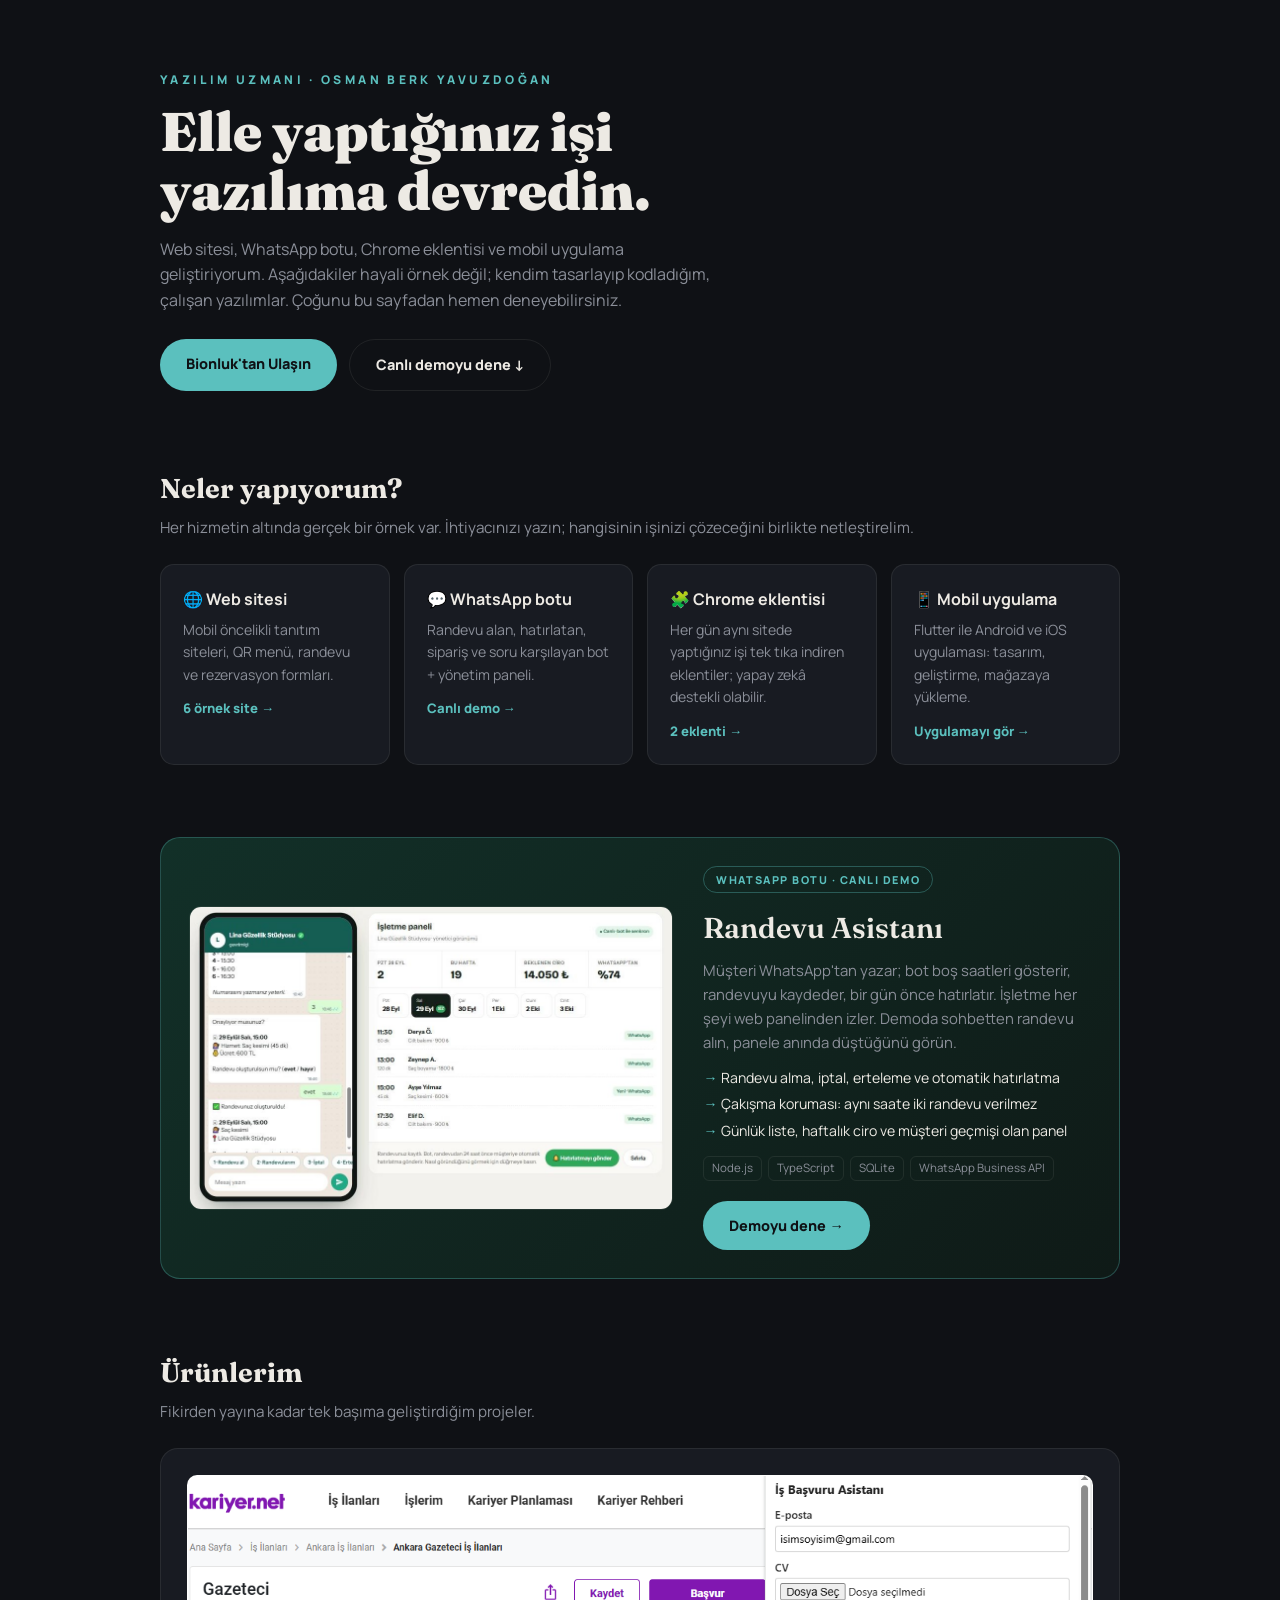
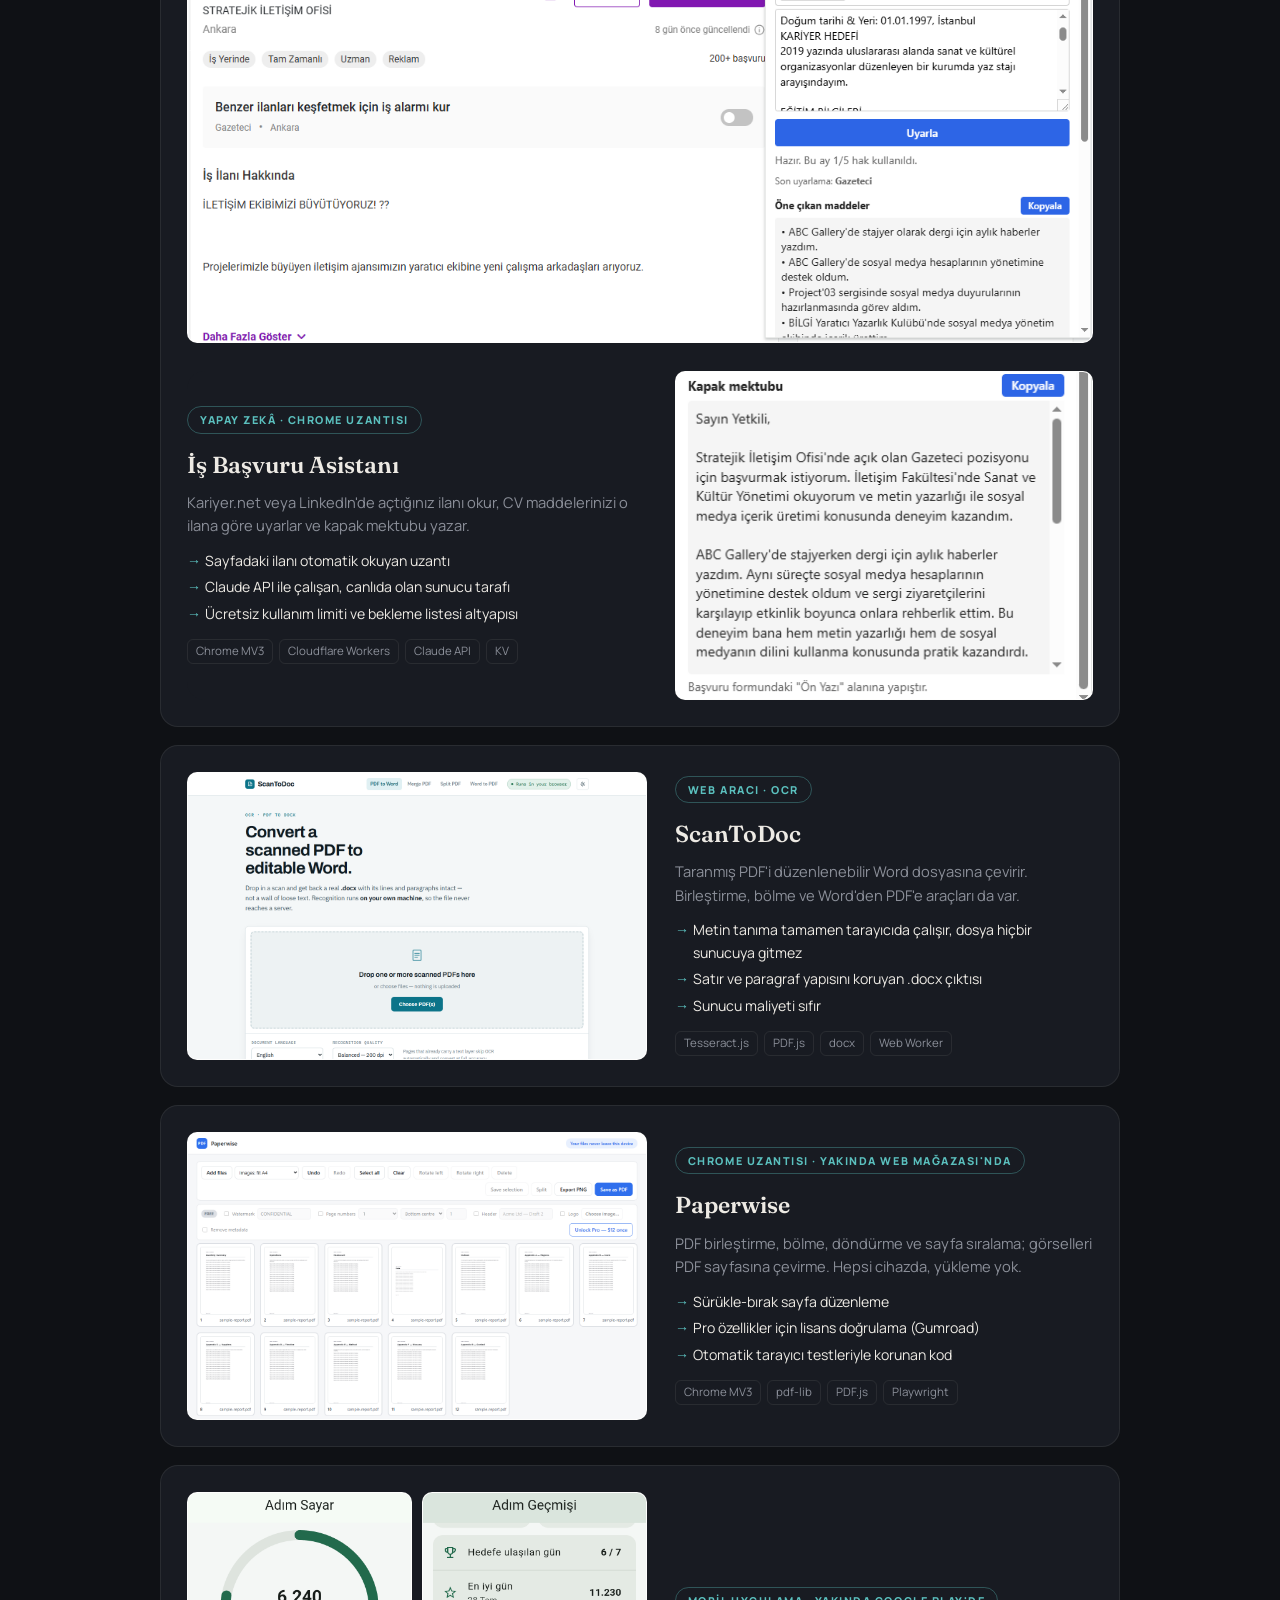
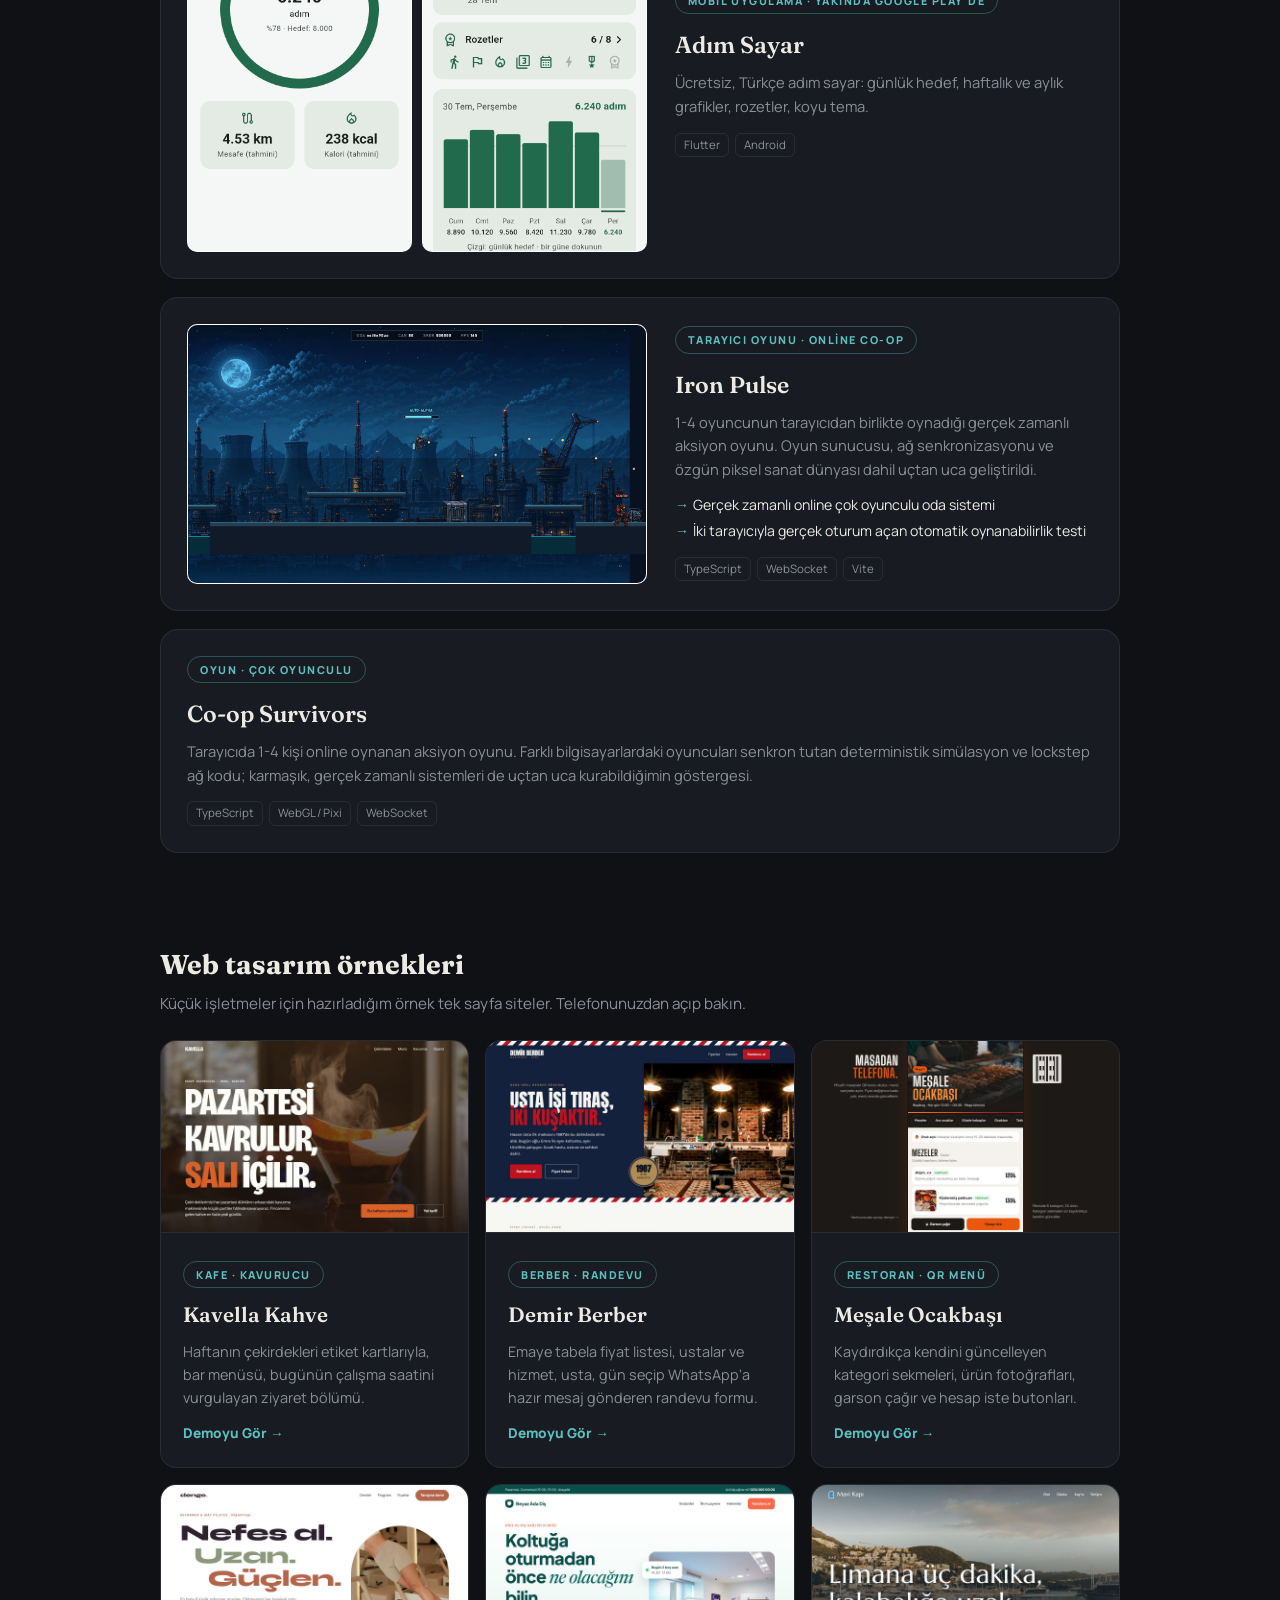
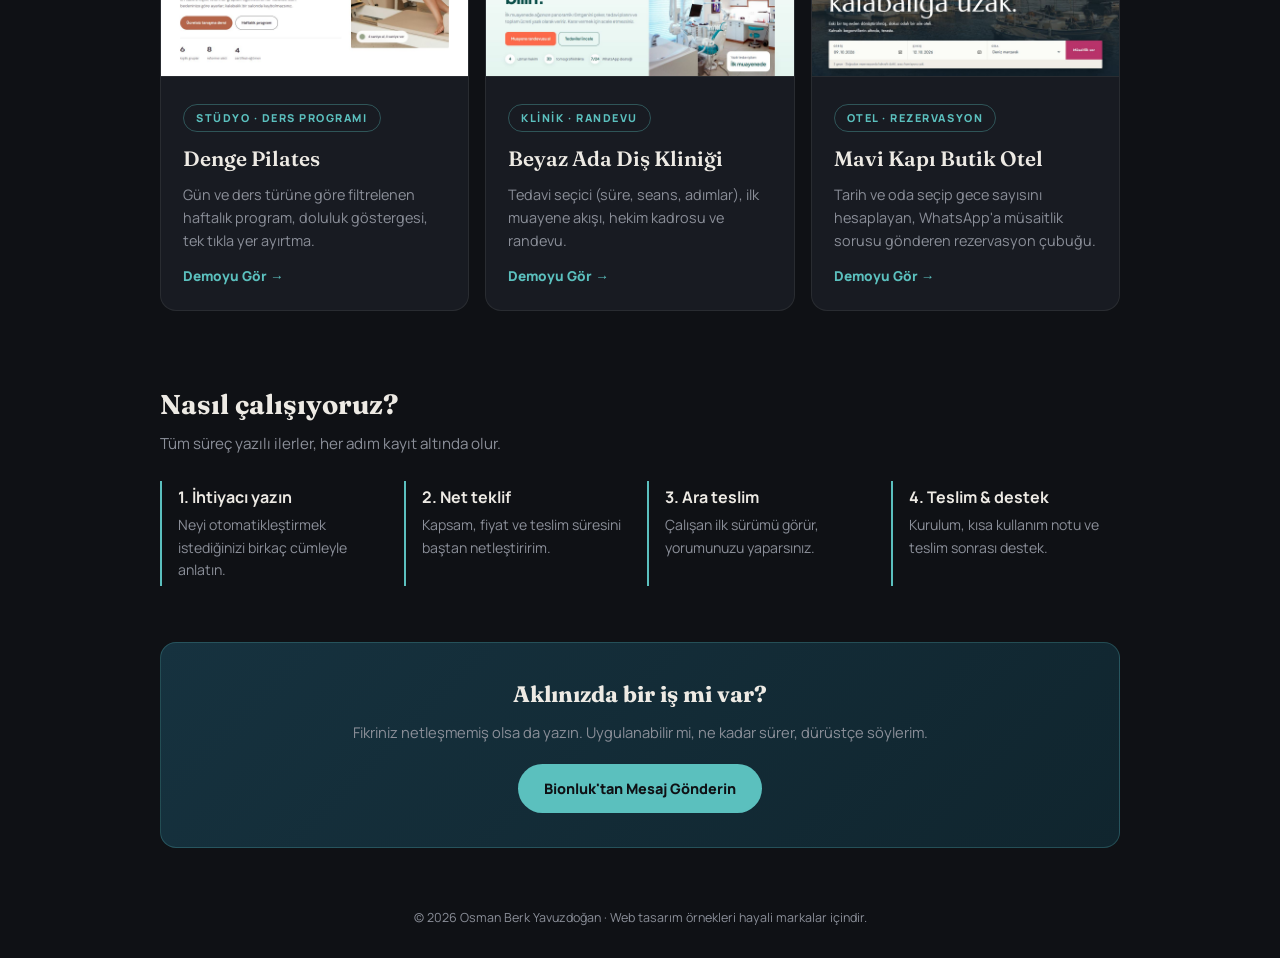
<file: index.html>
<!DOCTYPE html>
<html lang="tr">
<head>
<meta charset="UTF-8">
<meta name="viewport" content="width=device-width, initial-scale=1.0">
<title>Osman Berk — Yazılım Portföyü</title>
<meta name="description" content="Yapay zekâ entegrasyonu, Chrome uzantıları, otomasyon ve web siteleri. Canlı ürünler ve örnek çalışmalar.">
<link rel="stylesheet" href="fonts/manrope.css"><link rel="stylesheet" href="fonts/fraunces.css">
<style>
:root{--bg:#0F1115;--card:#181B22;--ink:#EDEAE4;--mut:#8B8F99;--acc:#5BC0BE;--line:rgba(237,234,228,.08)}
*{margin:0;padding:0;box-sizing:border-box}
body{font-family:'Manrope',sans-serif;background:var(--bg);color:var(--ink);line-height:1.6;padding:0 16px}
.wrap{max-width:960px;margin:0 auto}
a{color:var(--acc)}
a:focus-visible{outline:3px solid var(--acc);outline-offset:3px}
header{padding:70px 0 40px}
.eyebrow{color:var(--acc);font-size:.75rem;font-weight:800;letter-spacing:.28em;text-transform:uppercase;margin-bottom:14px}
h1{font-family:'Fraunces',serif;font-size:clamp(2rem,7vw,3.4rem);font-weight:900;line-height:1.08}
header p{color:var(--mut);max-width:56ch;margin-top:16px}
.btns{display:flex;flex-wrap:wrap;gap:12px;margin-top:26px}
.btn{display:inline-block;background:var(--acc);color:#0F1115;font-weight:800;text-decoration:none;padding:13px 26px;border-radius:999px;font-size:.9rem}
.btn.ghost{background:none;color:var(--ink);border:1px solid var(--line)}
section{padding:36px 0}
h2.sec{font-family:'Fraunces',serif;font-size:1.7rem;margin-bottom:6px}
.sub{color:var(--mut);font-size:.95rem;margin-bottom:24px}
.services{display:grid;grid-template-columns:repeat(auto-fit,minmax(210px,1fr));gap:14px}
.svc{background:var(--card);border:1px solid var(--line);border-radius:14px;padding:22px}
.svc{display:block;text-decoration:none;color:var(--ink);transition:transform .15s,border-color .15s}
.svc:hover{transform:translateY(-3px);border-color:var(--acc)}
.svc .go{display:block;margin-top:12px;font-size:.82rem;font-weight:800;color:var(--acc)}
.feature{display:grid;grid-template-columns:1.25fr 1fr;gap:30px;align-items:center;background:linear-gradient(135deg,#123028,#0F1A17);border:1px solid rgba(91,192,190,.3);border-radius:20px;padding:28px;text-decoration:none;color:var(--ink);transition:border-color .15s}
.feature:hover{border-color:var(--acc)}
.feature img{width:100%;border-radius:12px;display:block;border:1px solid var(--line)}
.feature h3{font-family:'Fraunces',serif;font-size:1.8rem;font-weight:600;margin-bottom:8px}
.feature p{color:var(--mut);font-size:.93rem}
.feature ul{list-style:none;margin-top:12px;font-size:.88rem}
.feature li{padding-left:18px;position:relative;margin-bottom:4px}
.feature li::before{content:"→";position:absolute;left:0;color:var(--acc)}
.svc h3{font-size:1rem;margin-bottom:6px}
.svc p{color:var(--mut);font-size:.88rem}
.prod{display:grid;grid-template-columns:1.1fr 1fr;gap:28px;align-items:center;background:var(--card);border:1px solid var(--line);border-radius:18px;padding:26px;margin-bottom:18px}
.prod img{width:100%;border-radius:10px;border:1px solid var(--line);display:block;background:#fff}
.shots{display:flex;gap:10px}
.shots img{width:50%;max-height:360px;object-fit:cover;object-position:top}
.tag{display:inline-block;font-size:.68rem;font-weight:800;letter-spacing:.14em;text-transform:uppercase;color:var(--acc);border:1px solid rgba(91,192,190,.35);padding:4px 12px;border-radius:999px;margin-bottom:12px}
.prod h3{font-family:'Fraunces',serif;font-size:1.45rem;font-weight:600;margin-bottom:8px}
.prod p{color:var(--mut);font-size:.92rem}
.prod ul{list-style:none;margin-top:12px;font-size:.88rem}
.prod li{padding-left:18px;position:relative;margin-bottom:4px}
.prod li::before{content:"→";position:absolute;left:0;color:var(--acc)}
.stack{margin-top:14px;display:flex;flex-wrap:wrap;gap:6px}
.stack span{font-size:.72rem;color:var(--mut);border:1px solid var(--line);border-radius:6px;padding:2px 8px}
.grid{display:grid;grid-template-columns:repeat(auto-fit,minmax(260px,1fr));gap:16px}
.card{display:block;background:var(--card);border:1px solid var(--line);border-radius:16px;padding:26px;text-decoration:none;color:var(--ink);transition:transform .15s,border-color .15s}
.card:hover{transform:translateY(-3px);border-color:var(--acc)}
.card h3{font-family:'Fraunces',serif;font-size:1.3rem;font-weight:600;margin-bottom:8px}
.card p{color:var(--mut);font-size:.9rem}
.card.demo{padding:0;overflow:hidden}
.card.demo img{width:100%;aspect-ratio:16/10;object-fit:cover;object-position:top;border-bottom:1px solid var(--line)}
.card.demo .tag{margin:20px 22px 10px}
.card.demo h3,.card.demo p,.card.demo .go{margin-left:22px;margin-right:22px}
.card.demo .go{margin-bottom:22px}
.card .go{margin-top:14px;font-size:.85rem;font-weight:800;color:var(--acc)}
.steps{display:grid;grid-template-columns:repeat(auto-fit,minmax(200px,1fr));gap:14px;counter-reset:s}
.step{border-left:2px solid var(--acc);padding:4px 0 4px 16px}
.step b{display:block;margin-bottom:4px}
.step p{color:var(--mut);font-size:.88rem}
.cta{background:linear-gradient(135deg,#16323F,#10252E);border:1px solid rgba(91,192,190,.25);border-radius:16px;padding:34px 26px;margin:20px 0 60px;text-align:center}
.cta h2{font-family:'Fraunces',serif;font-size:1.4rem;margin-bottom:8px}
.cta p{color:var(--mut);font-size:.92rem;margin-bottom:20px}
footer{text-align:center;color:var(--mut);font-size:.78rem;padding-bottom:30px}
@media (max-width:720px){.prod,.feature{grid-template-columns:1fr;padding:18px}}
</style>
</head>
<body>
<div class="wrap">
  <header>
    <div class="eyebrow">Yazılım Uzmanı · Osman Berk Yavuzdoğan</div>
    <h1>Elle yaptığınız işi<br>yazılıma devredin.</h1>
    <p>Web sitesi, WhatsApp botu, Chrome eklentisi ve mobil uygulama geliştiriyorum. Aşağıdakiler hayali örnek değil; kendim tasarlayıp kodladığım, çalışan yazılımlar. Çoğunu bu sayfadan hemen deneyebilirsiniz.</p>
    <div class="btns">
      <a class="btn" href="https://bionluk.com/osmanby0" rel="noopener">Bionluk'tan Ulaşın</a>
      <a class="btn ghost" href="#whatsapp">Canlı demoyu dene ↓</a>
    </div>
  </header>

  <section>
    <h2 class="sec">Neler yapıyorum?</h2>
    <p class="sub">Her hizmetin altında gerçek bir örnek var. İhtiyacınızı yazın; hangisinin işinizi çözeceğini birlikte netleştirelim.</p>
    <div class="services">
      <a class="svc" href="#web"><h3>🌐 Web sitesi</h3><p>Mobil öncelikli tanıtım siteleri, QR menü, randevu ve rezervasyon formları.</p><span class="go">6 örnek site →</span></a>
      <a class="svc" href="#whatsapp"><h3>💬 WhatsApp botu</h3><p>Randevu alan, hatırlatan, sipariş ve soru karşılayan bot + yönetim paneli.</p><span class="go">Canlı demo →</span></a>
      <a class="svc" href="#urunler"><h3>🧩 Chrome eklentisi</h3><p>Her gün aynı sitede yaptığınız işi tek tıka indiren eklentiler; yapay zekâ destekli olabilir.</p><span class="go">2 eklenti →</span></a>
      <a class="svc" href="#mobil"><h3>📱 Mobil uygulama</h3><p>Flutter ile Android ve iOS uygulaması: tasarım, geliştirme, mağazaya yükleme.</p><span class="go">Uygulamayı gör →</span></a>
    </div>
  </section>

  <section id="whatsapp">
    <a class="feature" href="whatsapp-bot/">
      <img src="img/demo-whatsapp.jpg" alt="WhatsApp randevu botu demosu: sohbet ve işletme paneli yan yana" loading="lazy">
      <div>
        <span class="tag">WhatsApp Botu · Canlı demo</span>
        <h3>Randevu Asistanı</h3>
        <p>Müşteri WhatsApp'tan yazar; bot boş saatleri gösterir, randevuyu kaydeder, bir gün önce hatırlatır. İşletme her şeyi web panelinden izler. Demoda sohbetten randevu alın, panele anında düştüğünü görün.</p>
        <ul>
          <li>Randevu alma, iptal, erteleme ve otomatik hatırlatma</li>
          <li>Çakışma koruması: aynı saate iki randevu verilmez</li>
          <li>Günlük liste, haftalık ciro ve müşteri geçmişi olan panel</li>
        </ul>
        <div class="stack"><span>Node.js</span><span>TypeScript</span><span>SQLite</span><span>WhatsApp Business API</span></div>
        <span class="btn" style="margin-top:20px">Demoyu dene →</span>
      </div>
    </a>
  </section>

  <section id="urunler">
    <h2 class="sec">Ürünlerim</h2>
    <p class="sub">Fikirden yayına kadar tek başıma geliştirdiğim projeler.</p>

    <article class="prod" style="grid-template-columns:1fr">
      <img src="img/is-basvuru.png" alt="Kariyer.net'teki bir ilan için uzantının uyarladığı CV maddeleri" loading="lazy">
      <div class="prod" style="padding:0;border:0;margin:0">
      <div>
        <span class="tag">Yapay Zekâ · Chrome Uzantısı</span>
        <h3>İş Başvuru Asistanı</h3>
        <p>Kariyer.net veya LinkedIn'de açtığınız ilanı okur, CV maddelerinizi o ilana göre uyarlar ve kapak mektubu yazar.</p>
        <ul>
          <li>Sayfadaki ilanı otomatik okuyan uzantı</li>
          <li>Claude API ile çalışan, canlıda olan sunucu tarafı</li>
          <li>Ücretsiz kullanım limiti ve bekleme listesi altyapısı</li>
        </ul>
        <div class="stack"><span>Chrome MV3</span><span>Cloudflare Workers</span><span>Claude API</span><span>KV</span></div>
      </div>
      <img src="img/is-basvuru-mektup.png" alt="Uzantının ilana göre yazdığı kapak mektubu" loading="lazy">
      </div>
    </article>

    <article class="prod">
      <img src="img/scantodoc.png" alt="ScanToDoc PDF'den Word'e dönüştürme aracı" loading="lazy">
      <div>
        <span class="tag">Web Aracı · OCR</span>
        <h3>ScanToDoc</h3>
        <p>Taranmış PDF'i düzenlenebilir Word dosyasına çevirir. Birleştirme, bölme ve Word'den PDF'e araçları da var.</p>
        <ul>
          <li>Metin tanıma tamamen tarayıcıda çalışır, dosya hiçbir sunucuya gitmez</li>
          <li>Satır ve paragraf yapısını koruyan .docx çıktısı</li>
          <li>Sunucu maliyeti sıfır</li>
        </ul>
        <div class="stack"><span>Tesseract.js</span><span>PDF.js</span><span>docx</span><span>Web Worker</span></div>
      </div>
    </article>

    <article class="prod">
      <img src="img/paperwise.png" alt="Paperwise PDF düzenleyici eklentisinin sayfa ızgarası" loading="lazy">
      <div>
        <span class="tag">Chrome Uzantısı · Yakında Web Mağazası'nda</span>
        <h3>Paperwise</h3>
        <p>PDF birleştirme, bölme, döndürme ve sayfa sıralama; görselleri PDF sayfasına çevirme. Hepsi cihazda, yükleme yok.</p>
        <ul>
          <li>Sürükle-bırak sayfa düzenleme</li>
          <li>Pro özellikler için lisans doğrulama (Gumroad)</li>
          <li>Otomatik tarayıcı testleriyle korunan kod</li>
        </ul>
        <div class="stack"><span>Chrome MV3</span><span>pdf-lib</span><span>PDF.js</span><span>Playwright</span></div>
      </div>
    </article>

    <article class="prod" id="mobil">
      <div class="shots">
        <img src="img/adimsayar-1.png" alt="Adım Sayar ana ekranı" loading="lazy">
        <img src="img/adimsayar-2.png" alt="Adım Sayar haftalık grafik ekranı" loading="lazy">
      </div>
      <div>
        <span class="tag">Mobil Uygulama · Yakında Google Play'de</span>
        <h3>Adım Sayar</h3>
        <p>Ücretsiz, Türkçe adım sayar: günlük hedef, haftalık ve aylık grafikler, rozetler, koyu tema.</p>
        <div class="stack"><span>Flutter</span><span>Android</span></div>
      </div>
    </article>

    <article class="prod">
      <img src="img/ironpulse.png" alt="Iron Pulse oyunundan endüstriyel gece sahnesi" loading="lazy">
      <div>
        <span class="tag">Tarayıcı Oyunu · Online Co-op</span>
        <h3>Iron Pulse</h3>
        <p>1-4 oyuncunun tarayıcıdan birlikte oynadığı gerçek zamanlı aksiyon oyunu. Oyun sunucusu, ağ senkronizasyonu ve özgün piksel sanat dünyası dahil uçtan uca geliştirildi.</p>
        <ul>
          <li>Gerçek zamanlı online çok oyunculu oda sistemi</li>
          <li>İki tarayıcıyla gerçek oturum açan otomatik oynanabilirlik testi</li>
        </ul>
        <div class="stack"><span>TypeScript</span><span>WebSocket</span><span>Vite</span></div>
      </div>
    </article>

    <article class="prod" style="grid-template-columns:1fr">
      <div>
        <span class="tag">Oyun · Çok Oyunculu</span>
        <h3>Co-op Survivors</h3>
        <p>Tarayıcıda 1-4 kişi online oynanan aksiyon oyunu. Farklı bilgisayarlardaki oyuncuları senkron tutan deterministik simülasyon ve lockstep ağ kodu; karmaşık, gerçek zamanlı sistemleri de uçtan uca kurabildiğimin göstergesi.</p>
        <div class="stack"><span>TypeScript</span><span>WebGL / Pixi</span><span>WebSocket</span></div>
      </div>
    </article>
  </section>

  <section id="web">
    <h2 class="sec">Web tasarım örnekleri</h2>
    <p class="sub">Küçük işletmeler için hazırladığım örnek tek sayfa siteler. Telefonunuzdan açıp bakın.</p>
    <div class="grid">
      <a class="card demo" href="kafe/"><img src="img/demo-kafe.jpg" alt="Kavella Kahve sitesinin ekran görüntüsü" loading="lazy"><span class="tag">Kafe · Kavurucu</span><h3>Kavella Kahve</h3><p>Haftanın çekirdekleri etiket kartlarıyla, bar menüsü, bugünün çalışma saatini vurgulayan ziyaret bölümü.</p><div class="go">Demoyu Gör →</div></a>
      <a class="card demo" href="berber/"><img src="img/demo-berber.jpg" alt="Demir Berber sitesinin ekran görüntüsü" loading="lazy"><span class="tag">Berber · Randevu</span><h3>Demir Berber</h3><p>Emaye tabela fiyat listesi, ustalar ve hizmet, usta, gün seçip WhatsApp'a hazır mesaj gönderen randevu formu.</p><div class="go">Demoyu Gör →</div></a>
      <a class="card demo" href="qr-menu/"><img src="img/demo-qrmenu.jpg" alt="Meşale Ocakbaşı QR menüsünün ekran görüntüsü" loading="lazy"><span class="tag">Restoran · QR Menü</span><h3>Meşale Ocakbaşı</h3><p>Kaydırdıkça kendini güncelleyen kategori sekmeleri, ürün fotoğrafları, garson çağır ve hesap iste butonları.</p><div class="go">Demoyu Gör →</div></a>
      <a class="card demo" href="pilates/"><img src="img/demo-pilates.jpg" alt="Denge Pilates sitesinin ekran görüntüsü" loading="lazy"><span class="tag">Stüdyo · Ders programı</span><h3>Denge Pilates</h3><p>Gün ve ders türüne göre filtrelenen haftalık program, doluluk göstergesi, tek tıkla yer ayırtma.</p><div class="go">Demoyu Gör →</div></a>
      <a class="card demo" href="dis-klinigi/"><img src="img/demo-dis.jpg" alt="Beyaz Ada Diş Kliniği sitesinin ekran görüntüsü" loading="lazy"><span class="tag">Klinik · Randevu</span><h3>Beyaz Ada Diş Kliniği</h3><p>Tedavi seçici (süre, seans, adımlar), ilk muayene akışı, hekim kadrosu ve randevu.</p><div class="go">Demoyu Gör →</div></a>
      <a class="card demo" href="butik-otel/"><img src="img/demo-otel.jpg" alt="Mavi Kapı Butik Otel sitesinin ekran görüntüsü" loading="lazy"><span class="tag">Otel · Rezervasyon</span><h3>Mavi Kapı Butik Otel</h3><p>Tarih ve oda seçip gece sayısını hesaplayan, WhatsApp'a müsaitlik sorusu gönderen rezervasyon çubuğu.</p><div class="go">Demoyu Gör →</div></a>
    </div>
  </section>

  <section>
    <h2 class="sec">Nasıl çalışıyoruz?</h2>
    <p class="sub">Tüm süreç yazılı ilerler, her adım kayıt altında olur.</p>
    <div class="steps">
      <div class="step"><b>1. İhtiyacı yazın</b><p>Neyi otomatikleştirmek istediğinizi birkaç cümleyle anlatın.</p></div>
      <div class="step"><b>2. Net teklif</b><p>Kapsam, fiyat ve teslim süresini baştan netleştiririm.</p></div>
      <div class="step"><b>3. Ara teslim</b><p>Çalışan ilk sürümü görür, yorumunuzu yaparsınız.</p></div>
      <div class="step"><b>4. Teslim &amp; destek</b><p>Kurulum, kısa kullanım notu ve teslim sonrası destek.</p></div>
    </div>
  </section>

  <div class="cta">
    <h2>Aklınızda bir iş mi var?</h2>
    <p>Fikriniz netleşmemiş olsa da yazın. Uygulanabilir mi, ne kadar sürer, dürüstçe söylerim.</p>
    <a class="btn" href="https://bionluk.com/osmanby0" rel="noopener">Bionluk'tan Mesaj Gönderin</a>
  </div>

  <footer>© 2026 Osman Berk Yavuzdoğan · Web tasarım örnekleri hayali markalar içindir.</footer>
</div>
</body>
</html>
</file>
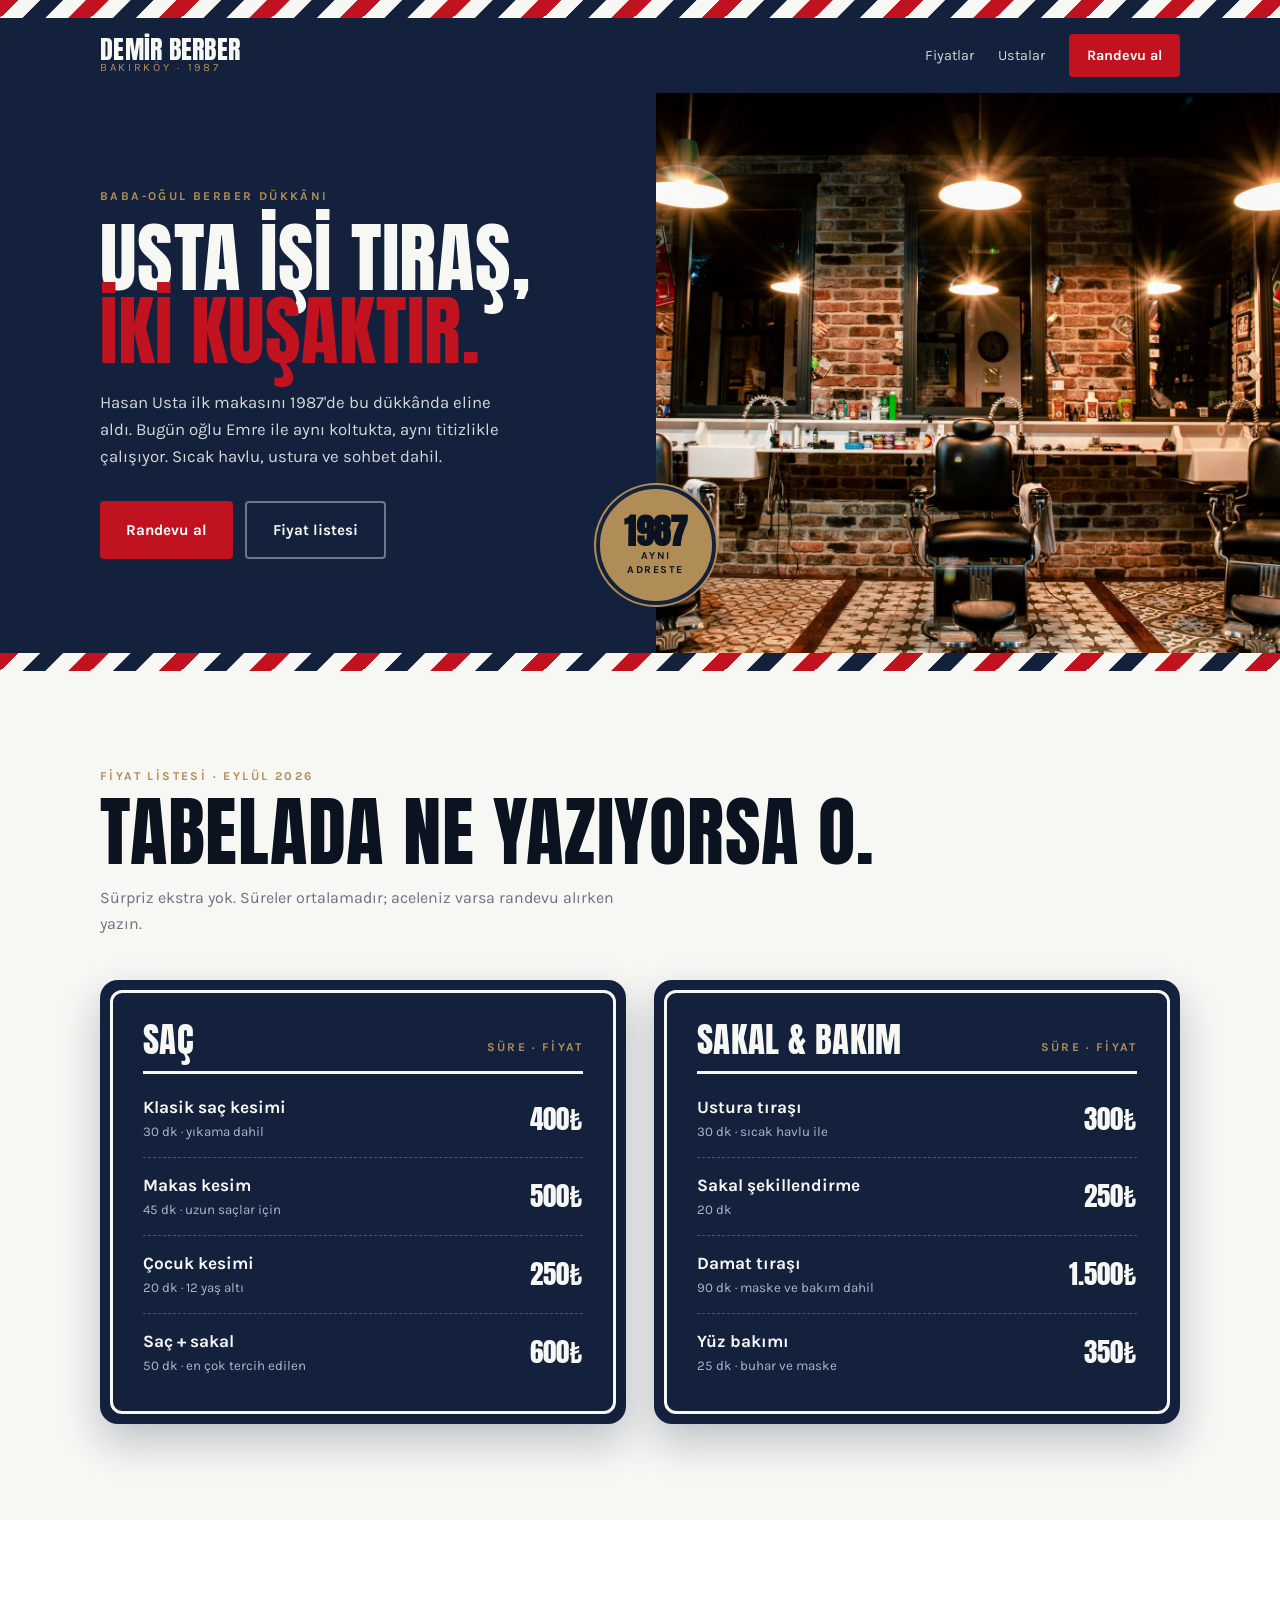
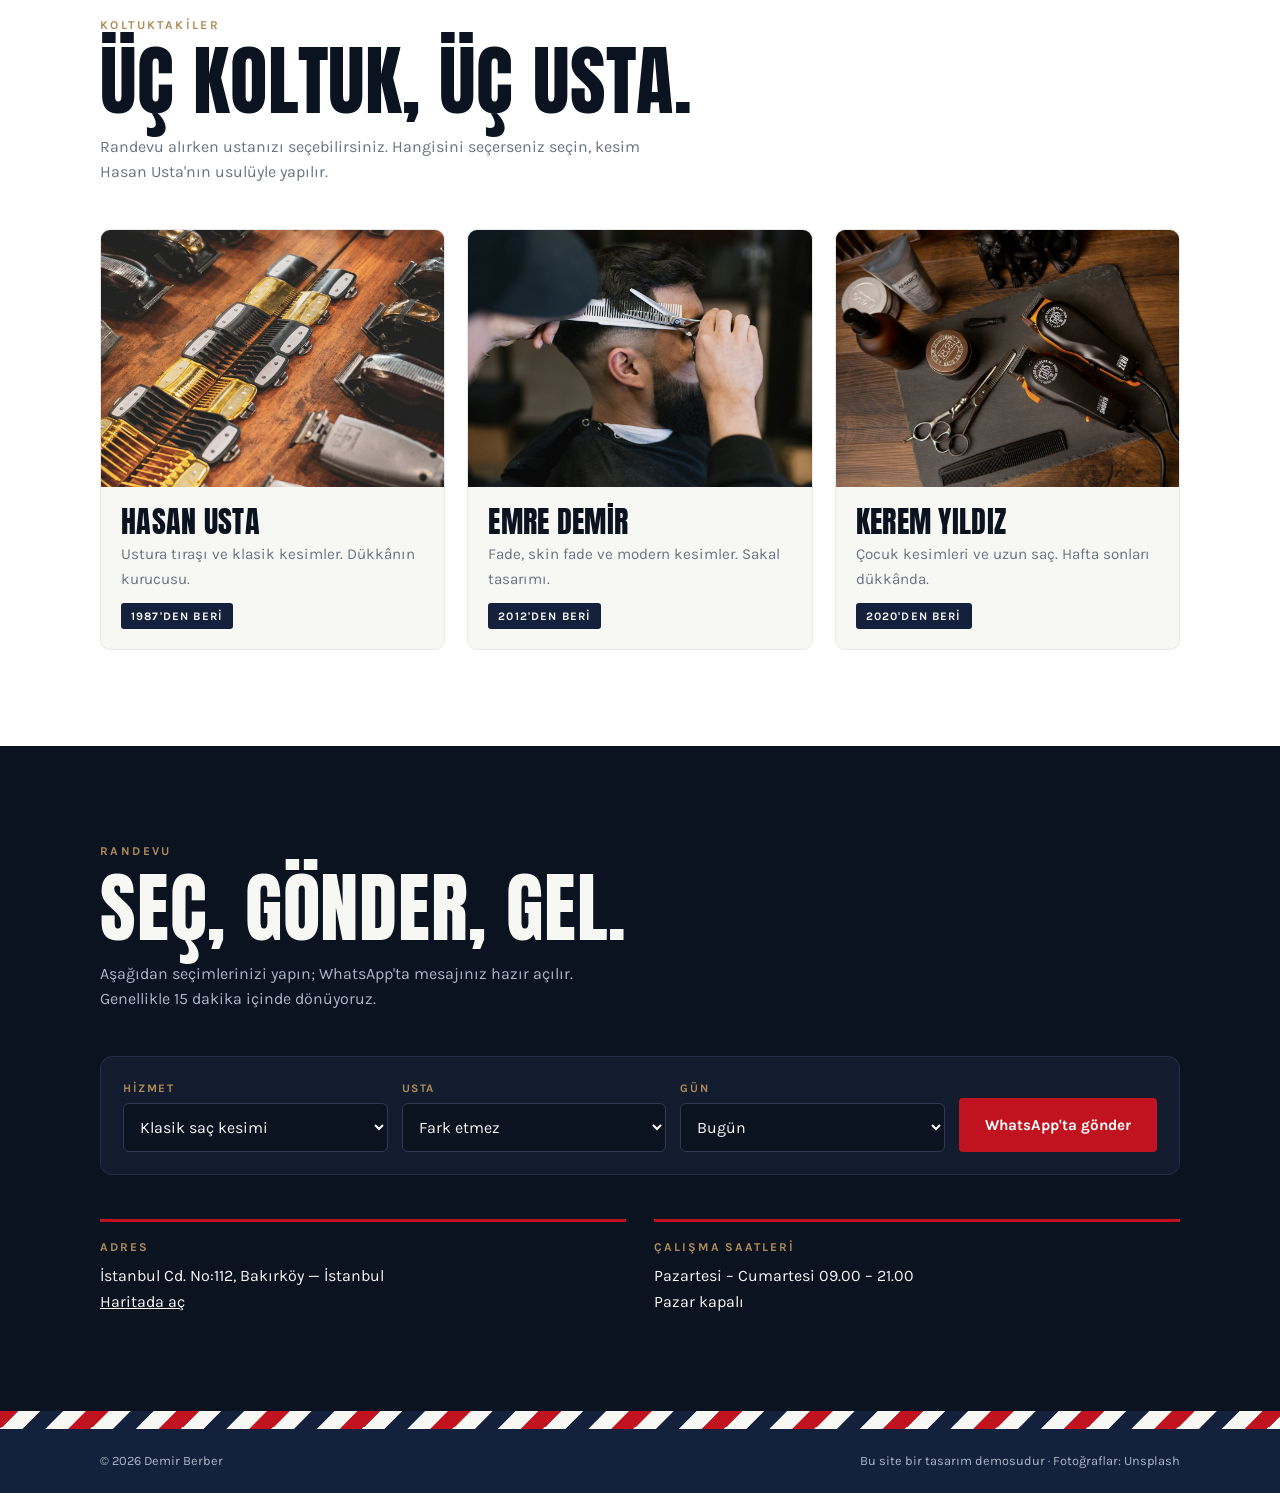
<file: berber/index.html>
<!DOCTYPE html>
<html lang="tr">
<head>
<meta charset="UTF-8">
<meta name="viewport" content="width=device-width, initial-scale=1.0">
<title>Demir Berber — 1987'den beri Bakırköy</title>
<meta name="description" content="Bakırköy'de iki kuşaklık berber. Saç, sakal, ustura tıraşı. WhatsApp'tan randevu alın.">
<link rel="stylesheet" href="../fonts/anton.css"><link rel="stylesheet" href="../fonts/karla.css">
<style>
:root{--navy:#14213D;--ink:#0B1220;--red:#C1121F;--white:#F7F7F4;--brass:#B08D57;--mut:#6B7280}
*{margin:0;padding:0;box-sizing:border-box}
html{scroll-behavior:smooth}
body{font-family:'Karla',sans-serif;background:var(--white);color:var(--ink);line-height:1.6}
img{display:block;max-width:100%}
.a{font-family:'Anton',sans-serif;text-transform:uppercase;letter-spacing:.01em;line-height:.95;font-weight:400}
.wrap{max-width:1120px;margin:0 auto;padding:0 20px}
a:focus-visible,button:focus-visible,select:focus-visible{outline:3px solid var(--brass);outline-offset:3px}
.tag{font-size:.75rem;font-weight:700;letter-spacing:.2em;text-transform:uppercase;color:var(--brass)}

/* berber direği şeridi */
.pole{height:18px;background:repeating-linear-gradient(-45deg,var(--red) 0 16px,var(--white) 16px 32px,var(--navy) 32px 48px,var(--white) 48px 64px);background-size:90.5px 18px;animation:pole 2.4s linear infinite}
@keyframes pole{to{background-position:90.5px 0}}

nav{background:var(--navy);color:var(--white)}
nav .wrap{display:flex;justify-content:space-between;align-items:center;padding-top:16px;padding-bottom:16px}
.logo{color:var(--white);text-decoration:none;font-size:1.6rem}
.logo small{font-family:'Karla';font-size:.7rem;letter-spacing:.24em;color:var(--brass);display:block;margin-top:2px}
nav .links{display:flex;gap:24px;align-items:center}
nav .links a{color:var(--white);text-decoration:none;font-size:.9rem;opacity:.85}
nav .links a.cta{background:var(--red);padding:10px 18px;border-radius:4px;opacity:1;font-weight:700}
@media(max-width:720px){nav .links a:not(.cta){display:none}}

.hero{display:grid;grid-template-columns:1.05fr 1fr;background:var(--navy);color:var(--white)}
.hero .txt{padding:72px 64px 72px max(20px,calc((100vw - 1120px)/2 + 20px));display:flex;flex-direction:column;justify-content:center}
.hero h1{font-size:clamp(3rem,6vw,5.4rem);margin:16px 0 22px}
.hero h1 em{font-style:normal;color:var(--red)}
.hero p{max-width:40ch;opacity:.85;font-size:1.05rem}
.hero .img{position:relative;min-height:560px}
.hero .img img{position:absolute;inset:0;width:100%;height:100%;object-fit:cover}
.badge{position:absolute;left:-60px;bottom:48px;width:120px;height:120px;border-radius:50%;background:var(--brass);color:var(--ink);display:flex;flex-direction:column;align-items:center;justify-content:center;text-align:center;border:4px solid var(--navy);box-shadow:0 0 0 2px var(--brass);z-index:2}
.badge b{font-family:'Anton';font-size:2.2rem;line-height:1}
.badge span{font-size:.66rem;font-weight:700;letter-spacing:.14em;text-transform:uppercase;line-height:1.3}
@media(max-width:820px){.hero{grid-template-columns:1fr}.hero .img{min-height:340px}.badge{left:auto;right:20px;bottom:-44px}.hero .txt{padding:56px 20px}}
.btn{display:inline-flex;align-items:center;gap:8px;padding:15px 26px;border-radius:4px;text-decoration:none;font-weight:700;font-size:.95rem;border:0;cursor:pointer;transition:transform .15s}
.btn:hover{transform:translateY(-2px)}
.btn.red{background:var(--red);color:#fff}
.btn.ghost{border:2px solid rgba(247,247,244,.4);color:var(--white)}

section{padding:96px 0}
h2.a{font-size:clamp(2.6rem,7vw,4.8rem);margin:10px 0 16px}
.lead{max-width:54ch;color:var(--mut);margin-bottom:44px}

/* emaye fiyat tabelası */
.cols{display:grid;grid-template-columns:1fr 1fr;gap:28px}
.board{background:var(--navy);color:var(--white);border-radius:18px;padding:10px;box-shadow:0 18px 40px rgba(20,33,61,.25)}
.board-in{border:3px solid var(--white);border-radius:12px;padding:30px 30px 20px}
.board-head{display:flex;justify-content:space-between;align-items:flex-end;border-bottom:3px solid var(--white);padding-bottom:14px;margin-bottom:6px;gap:12px;flex-wrap:wrap}
.board-head h3{font-size:2.2rem}
.board-head span{color:var(--brass);font-weight:700;font-size:.75rem;letter-spacing:.18em;text-transform:uppercase}
.row{display:grid;grid-template-columns:1fr auto;column-gap:16px;padding:14px 0;border-bottom:1px dashed rgba(247,247,244,.25)}
.row:last-child{border:0}
.row b{font-size:1.08rem;grid-column:1;grid-row:1}
.row small{color:#AEB6C6;grid-column:1;grid-row:2}
.row .p{font-family:'Anton';font-size:1.7rem;grid-column:2;grid-row:1 / span 2;align-self:center}
@media(max-width:820px){.cols{grid-template-columns:1fr}.board-in{padding:22px 16px 12px}}

/* ustalar */
.masters{background:#fff}
.mgrid{display:grid;grid-template-columns:repeat(3,1fr);gap:22px}
@media(max-width:820px){.mgrid{grid-template-columns:1fr}}
.m{border:1px solid #E5E7EB;border-radius:10px;overflow:hidden;background:var(--white)}
.m img{aspect-ratio:4/3;object-fit:cover;width:100%}
.m div{padding:20px}
.m h3{font-size:1.9rem}
.m p{color:var(--mut);font-size:.95rem;margin-top:6px}
.m .yr{display:inline-block;margin-top:12px;background:var(--navy);color:var(--white);font-size:.72rem;font-weight:700;padding:4px 10px;border-radius:3px;letter-spacing:.1em}

/* randevu */
.book{background:var(--ink);color:var(--white)}
.book .lead{color:#AEB6C6}
.form{display:grid;grid-template-columns:repeat(3,1fr) auto;gap:14px;align-items:end;background:#131C2E;padding:22px;border-radius:12px;border:1px solid #243049}
@media(max-width:820px){.form{grid-template-columns:1fr}}
.form label{font-size:.72rem;font-weight:700;letter-spacing:.14em;text-transform:uppercase;color:var(--brass);display:block;margin-bottom:6px}
.form select{width:100%;font:inherit;font-size:1rem;padding:13px 12px;border-radius:6px;border:1px solid #2F3B55;background:var(--ink);color:var(--white)}
.addr{display:grid;grid-template-columns:1fr 1fr;gap:28px;margin-top:44px}
@media(max-width:820px){.addr{grid-template-columns:1fr}}
.addr div{border-top:3px solid var(--red);padding-top:16px}
.addr b{display:block;font-size:.75rem;letter-spacing:.16em;text-transform:uppercase;color:var(--brass);margin-bottom:6px}
footer{background:var(--navy);color:#AEB6C6;font-size:.8rem;padding:22px 0}
footer .wrap{display:flex;justify-content:space-between;flex-wrap:wrap;gap:10px}
@media(prefers-reduced-motion:reduce){.pole{animation:none}html{scroll-behavior:auto}}
</style>
</head>
<body>
<div class="pole" aria-hidden="true"></div>
<nav><div class="wrap"><a class="logo a" href="#">Demir Berber<small>Bakırköy · 1987</small></a><div class="links"><a href="#fiyatlar">Fiyatlar</a><a href="#ustalar">Ustalar</a><a class="cta" href="#randevu">Randevu al</a></div></div></nav>

<header class="hero">
  <div class="txt">
    <div class="tag">Baba-oğul berber dükkânı</div>
    <h1 class="a">Usta işi tıraş,<br><em>iki kuşaktır.</em></h1>
    <p>Hasan Usta ilk makasını 1987'de bu dükkânda eline aldı. Bugün oğlu Emre ile aynı koltukta, aynı titizlikle çalışıyor. Sıcak havlu, ustura ve sohbet dahil.</p>
    <div style="display:flex;gap:12px;flex-wrap:wrap;margin-top:30px"><a class="btn red" href="#randevu">Randevu al</a><a class="btn ghost" href="#fiyatlar">Fiyat listesi</a></div>
  </div>
  <div class="img"><img src="img/hero.jpg" alt="Tuğla duvarlı, sarı ışıklı berber salonu" fetchpriority="high"><div class="badge"><b>1987</b><span>Aynı<br>adreste</span></div></div>
</header>
<div class="pole" aria-hidden="true"></div>

<section id="fiyatlar">
  <div class="wrap">
    <div class="tag">Fiyat listesi · Eylül 2026</div>
    <h2 class="a">Tabelada ne yazıyorsa o.</h2>
    <p class="lead">Sürpriz ekstra yok. Süreler ortalamadır; aceleniz varsa randevu alırken yazın.</p>
    <div class="cols">
      <div class="board"><div class="board-in">
        <div class="board-head"><h3 class="a">Saç</h3><span>Süre · Fiyat</span></div>
        <div class="row"><b>Klasik saç kesimi</b><small>30 dk · yıkama dahil</small><span class="p">400₺</span></div>
        <div class="row"><b>Makas kesim</b><small>45 dk · uzun saçlar için</small><span class="p">500₺</span></div>
        <div class="row"><b>Çocuk kesimi</b><small>20 dk · 12 yaş altı</small><span class="p">250₺</span></div>
        <div class="row"><b>Saç + sakal</b><small>50 dk · en çok tercih edilen</small><span class="p">600₺</span></div>
      </div></div>
      <div class="board"><div class="board-in">
        <div class="board-head"><h3 class="a">Sakal &amp; bakım</h3><span>Süre · Fiyat</span></div>
        <div class="row"><b>Ustura tıraşı</b><small>30 dk · sıcak havlu ile</small><span class="p">300₺</span></div>
        <div class="row"><b>Sakal şekillendirme</b><small>20 dk</small><span class="p">250₺</span></div>
        <div class="row"><b>Damat tıraşı</b><small>90 dk · maske ve bakım dahil</small><span class="p">1.500₺</span></div>
        <div class="row"><b>Yüz bakımı</b><small>25 dk · buhar ve maske</small><span class="p">350₺</span></div>
      </div></div>
    </div>
  </div>
</section>

<section id="ustalar" class="masters">
  <div class="wrap">
    <div class="tag">Koltuktakiler</div>
    <h2 class="a">Üç koltuk, üç usta.</h2>
    <p class="lead">Randevu alırken ustanızı seçebilirsiniz. Hangisini seçerseniz seçin, kesim Hasan Usta'nın usulüyle yapılır.</p>
    <div class="mgrid">
      <article class="m"><img src="img/detay.jpg" alt="Tezgâhta dizili tıraş makineleri" loading="lazy"><div><h3 class="a">Hasan Usta</h3><p>Ustura tıraşı ve klasik kesimler. Dükkânın kurucusu.</p><span class="yr">1987'DEN BERİ</span></div></article>
      <article class="m"><img src="img/kesim.jpg" alt="Makasla saç kesimi" loading="lazy"><div><h3 class="a">Emre Demir</h3><p>Fade, skin fade ve modern kesimler. Sakal tasarımı.</p><span class="yr">2012'DEN BERİ</span></div></article>
      <article class="m"><img src="img/alet.jpg" alt="Berber makası, tarak ve tıraş makinesi" loading="lazy"><div><h3 class="a">Kerem Yıldız</h3><p>Çocuk kesimleri ve uzun saç. Hafta sonları dükkânda.</p><span class="yr">2020'DEN BERİ</span></div></article>
    </div>
  </div>
</section>

<section id="randevu" class="book">
  <div class="wrap">
    <div class="tag">Randevu</div>
    <h2 class="a">Seç, gönder, gel.</h2>
    <p class="lead">Aşağıdan seçimlerinizi yapın; WhatsApp'ta mesajınız hazır açılır. Genellikle 15 dakika içinde dönüyoruz.</p>
    <div class="form">
      <div><label for="hizmet">Hizmet</label><select id="hizmet"><option>Klasik saç kesimi</option><option>Saç + sakal</option><option>Ustura tıraşı</option><option>Sakal şekillendirme</option><option>Çocuk kesimi</option><option>Damat tıraşı</option></select></div>
      <div><label for="usta">Usta</label><select id="usta"><option>Fark etmez</option><option>Hasan Usta</option><option>Emre Demir</option><option>Kerem Yıldız</option></select></div>
      <div><label for="gun">Gün</label><select id="gun"></select></div>
      <a class="btn red" id="gonder" href="https://wa.me/905000000000">WhatsApp'ta gönder</a>
    </div>
    <div class="addr">
      <div><b>Adres</b>İstanbul Cd. No:112, Bakırköy — İstanbul<br><a href="https://maps.google.com/?q=Bakırköy+İstanbul+Caddesi" style="color:var(--white)">Haritada aç</a></div>
      <div><b>Çalışma saatleri</b>Pazartesi – Cumartesi 09.00 – 21.00<br>Pazar kapalı</div>
    </div>
  </div>
</section>
<div class="pole" aria-hidden="true"></div>
<footer><div class="wrap"><span>© 2026 Demir Berber</span><span>Bu site bir tasarım demosudur · Fotoğraflar: Unsplash</span></div></footer>
<script>
const gun=document.getElementById('gun'),fmt=new Intl.DateTimeFormat('tr-TR',{weekday:'long',day:'numeric',month:'long'});
for(let i=0,d=new Date();gun.options.length<6;i++){const x=new Date(d);x.setDate(d.getDate()+i);if(x.getDay()!==0)gun.add(new Option(i===0?'Bugün':fmt.format(x)));}
document.getElementById('gonder').addEventListener('click',e=>{
  const v=id=>document.getElementById(id).value;
  e.currentTarget.href='https://wa.me/905000000000?text='+encodeURIComponent(`Merhaba, ${v('gun')} için ${v('hizmet')} randevusu almak istiyorum. Usta: ${v('usta')}.`);
});
</script>
</body>
</html>
</file>
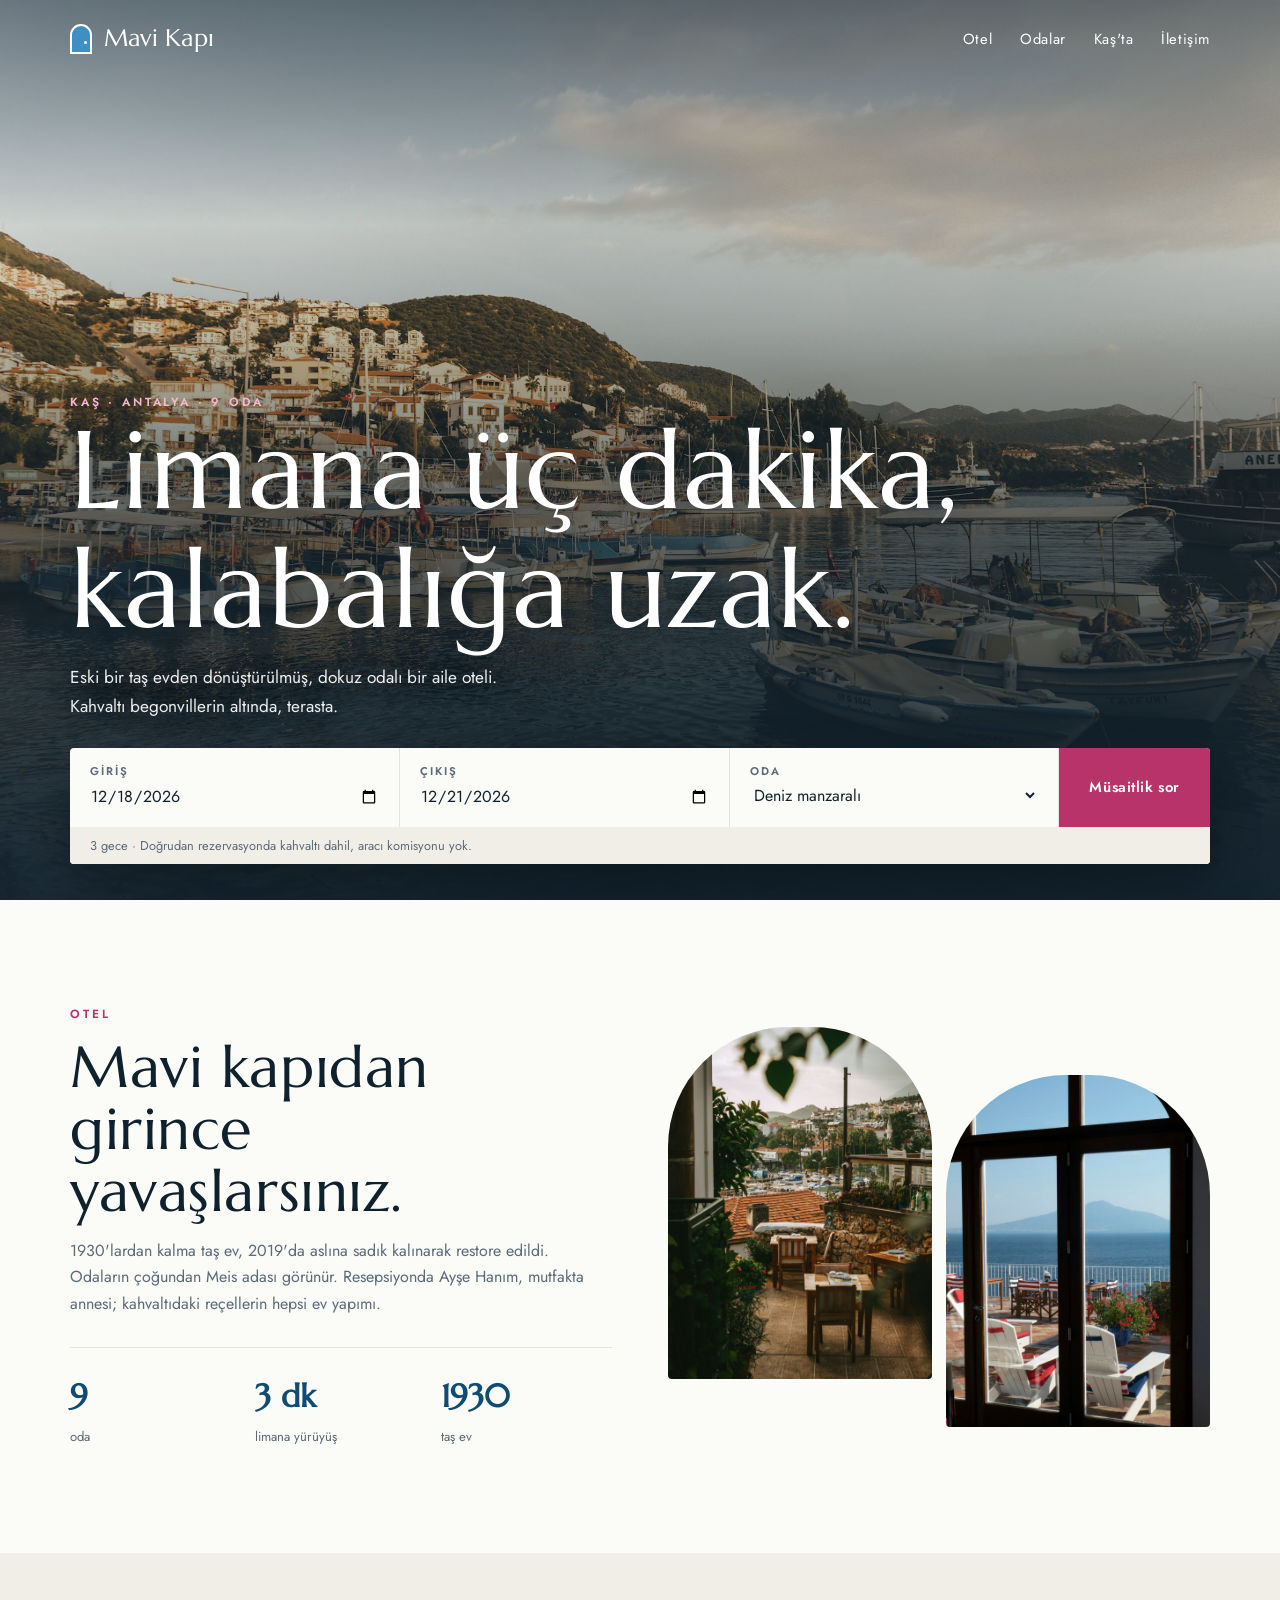
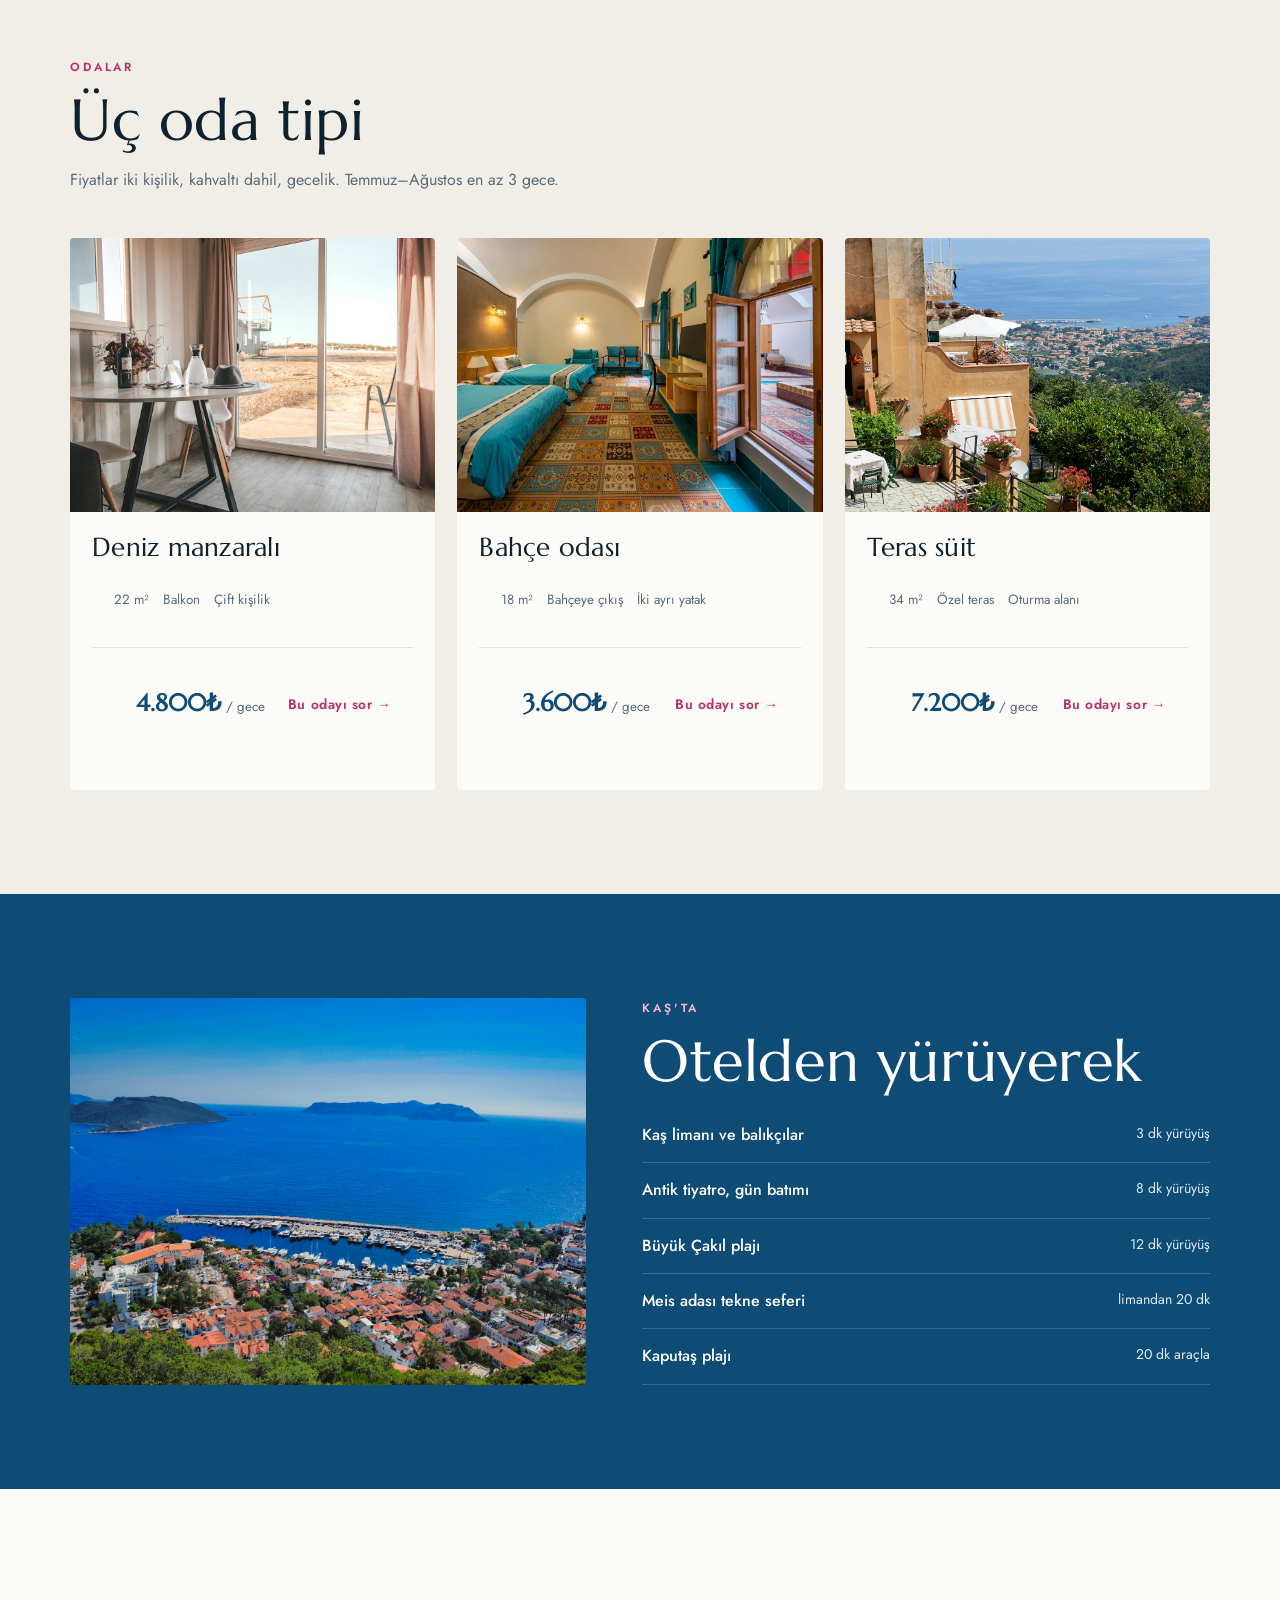
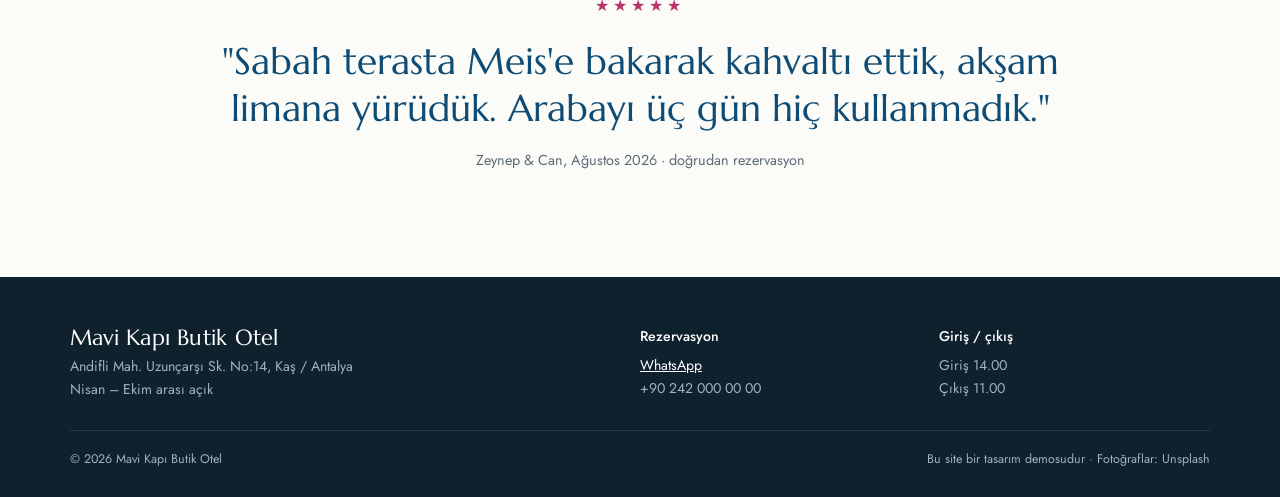
<file: butik-otel/index.html>
<!DOCTYPE html>
<html lang="tr">
<head>
<meta charset="UTF-8">
<meta name="viewport" content="width=device-width, initial-scale=1.0">
<title>Mavi Kapı Butik Otel — Kaş</title>
<meta name="description" content="Kaş limanına yürüme mesafesinde 9 odalı butik otel. Deniz manzaralı odalar, terasta kahvaltı, doğrudan rezervasyon.">
<link rel="stylesheet" href="../fonts/marcellus.css"><link rel="stylesheet" href="../fonts/jost.css">
<style>
:root{--aegean:#0E4C75;--deep:#10212E;--white:#FBFBF8;--bougain:#B8336A;--stone:#D8CBB5;--mut:#5B6B78;--line:#E6E2DA}
*{margin:0;padding:0;box-sizing:border-box}
html{scroll-behavior:smooth}
body{font-family:'Jost',sans-serif;background:var(--white);color:var(--deep);line-height:1.65}
img{display:block;max-width:100%}
.m{font-family:'Marcellus',serif;font-weight:400;letter-spacing:.01em;line-height:1.08}
.wrap{max-width:1180px;margin:0 auto;padding:0 20px}
.lbl{font-size:.74rem;font-weight:600;letter-spacing:.24em;text-transform:uppercase;color:var(--bougain)}
a:focus-visible,button:focus-visible,input:focus-visible,select:focus-visible{outline:3px solid var(--bougain);outline-offset:3px}
.btn{font:inherit;display:inline-flex;align-items:center;justify-content:center;gap:8px;padding:15px 26px;border-radius:2px;text-decoration:none;font-weight:600;font-size:.92rem;letter-spacing:.04em;border:0;cursor:pointer;transition:transform .15s}
.btn:hover{transform:translateY(-2px)}
.btn.b{background:var(--bougain);color:#fff}
.btn.a{background:var(--aegean);color:#fff}

.hero{position:relative;height:100svh;min-height:620px;color:#fff;overflow:hidden}
.hero>img{position:absolute;inset:0;width:100%;height:100%;object-fit:cover}
.hero::after{content:"";position:absolute;inset:0;background:linear-gradient(180deg,rgba(16,33,46,.55),rgba(16,33,46,.1) 25%,rgba(16,33,46,.6) 55%,rgba(16,33,46,.92))}
.hero h1,.hero p{text-shadow:0 2px 24px rgba(16,33,46,.6)}
nav{position:absolute;inset:0 0 auto;z-index:3}
nav .wrap{display:flex;justify-content:space-between;align-items:center;padding-top:24px}
.logo{color:#fff;text-decoration:none;font-size:1.5rem;display:flex;align-items:center;gap:12px}
.door{width:22px;height:30px;border-radius:11px 11px 0 0;background:#3E8FC4;border:2px solid #fff;position:relative}
.door::after{content:"";position:absolute;right:3px;top:15px;width:3px;height:3px;border-radius:50%;background:#fff}
nav .links{display:flex;gap:28px}
nav .links a{color:#fff;text-decoration:none;font-size:.92rem;letter-spacing:.04em}
@media(max-width:760px){nav .links{display:none}}
.hero .in{position:absolute;left:0;right:0;bottom:180px;z-index:2}
.hero h1{font-size:clamp(3rem,8.6vw,7.6rem)}
.hero p{max-width:44ch;font-size:1.08rem;opacity:.92;margin-top:14px}
@media(max-width:760px){.hero .in{bottom:330px}.hero p{font-size:.95rem}}

/* rezervasyon çubuğu */
.bookbar{position:absolute;left:0;right:0;bottom:36px;z-index:3}
.bar{display:grid;grid-template-columns:1fr 1fr 1fr auto;background:var(--white);color:var(--deep);border-radius:4px;box-shadow:0 20px 50px rgba(0,0,0,.3);overflow:hidden}
.bar label{display:block;padding:14px 20px;border-right:1px solid var(--line)}
.bar label span{display:block;font-size:.7rem;font-weight:600;letter-spacing:.18em;text-transform:uppercase;color:var(--mut)}
.bar input,.bar select{font:inherit;font-size:1rem;border:0;background:none;color:var(--deep);width:100%;padding:2px 0}
.bar .btn{border-radius:0;padding:0 30px}
.bar small{grid-column:1 / -1;padding:8px 20px;background:#F1EEE7;font-size:.8rem;color:var(--mut)}
@media(max-width:760px){.bar{grid-template-columns:1fr 1fr}.bar label:nth-child(3){grid-column:1 / -1;border-top:1px solid var(--line)}.bar .btn{grid-column:1 / -1;padding:16px}.bar label{border-bottom:1px solid var(--line)}}

section{padding:104px 0}
h2.m{font-size:clamp(2.2rem,5vw,3.6rem);margin:12px 0 16px}
.lead{max-width:58ch;color:var(--mut);margin-bottom:44px}

.intro .wrap{display:grid;grid-template-columns:1fr 1fr;gap:56px;align-items:center}
@media(max-width:900px){.intro .wrap{grid-template-columns:1fr}}
.intro .pair{display:grid;grid-template-columns:1fr 1fr;gap:14px}
.intro .pair img{width:100%;aspect-ratio:3/4;object-fit:cover;border-radius:120px 120px 4px 4px}
.intro .pair img:last-child{margin-top:48px}
.nums{display:grid;grid-template-columns:repeat(3,1fr);gap:14px;margin-top:30px;border-top:1px solid var(--line);padding-top:22px}
.nums b{display:block;font-family:'Marcellus';font-size:2rem;color:var(--aegean)}
.nums span{font-size:.82rem;color:var(--mut)}

.rooms{background:#F1EEE7}
.rgrid{display:grid;grid-template-columns:repeat(3,1fr);gap:22px}
@media(max-width:900px){.rgrid{grid-template-columns:1fr}}
.room{background:var(--white);border-radius:4px;overflow:hidden}
.room img{aspect-ratio:4/3;object-fit:cover;width:100%}
.room div{padding:22px}
.room h3{font-size:1.6rem}
.room .meta{display:flex;gap:14px;font-size:.84rem;color:var(--mut);margin:6px 0 14px;flex-wrap:wrap}
.room .pr{display:flex;justify-content:space-between;align-items:center;border-top:1px solid var(--line);padding-top:14px}
.room .pr b{font-family:'Marcellus';font-size:1.5rem;color:var(--aegean)}
.room .pr small{color:var(--mut)}
.room button{font:inherit;font-size:.86rem;font-weight:600;color:var(--bougain);background:none;border:0;cursor:pointer;letter-spacing:.04em}

.near{background:var(--aegean);color:#DCE9F2}
.near h2{color:#fff}
.near .wrap{display:grid;grid-template-columns:1fr 1.1fr;gap:56px;align-items:center}
@media(max-width:900px){.near .wrap{grid-template-columns:1fr}}
.near img{border-radius:4px;aspect-ratio:4/3;object-fit:cover;width:100%}
.near ul{list-style:none}
.near li{display:flex;justify-content:space-between;gap:16px;padding:14px 0;border-bottom:1px solid rgba(255,255,255,.18)}
.near li b{color:#fff;font-weight:500}
.near li span{font-size:.88rem;white-space:nowrap}

.stay{text-align:center}
.stay blockquote{font-family:'Marcellus';font-size:clamp(1.5rem,3.4vw,2.3rem);max-width:30ch;margin:0 auto;color:var(--aegean);line-height:1.3}
.stay cite{display:block;margin-top:16px;font-style:normal;color:var(--mut);font-size:.9rem}
.stars{color:var(--bougain);letter-spacing:4px;margin-bottom:18px}
footer{background:var(--deep);color:#9FB1C0;padding:48px 0 28px;font-size:.88rem}
footer .grid{display:grid;grid-template-columns:2fr 1fr 1fr;gap:28px;margin-bottom:28px}
@media(max-width:760px){footer .grid{grid-template-columns:1fr}}
footer b{color:#fff;display:block;margin-bottom:6px;font-weight:500}
footer .small{border-top:1px solid #22384A;padding-top:18px;font-size:.78rem;display:flex;justify-content:space-between;flex-wrap:wrap;gap:8px}
@media(prefers-reduced-motion:reduce){html{scroll-behavior:auto}}
</style>
</head>
<body>
<header class="hero">
  <img src="img/hero.jpg" alt="Gün batımında Kaş limanı ve teknelerin arkasında beyaz evler" fetchpriority="high">
  <nav><div class="wrap"><a class="logo m" href="#"><span class="door" aria-hidden="true"></span>Mavi Kapı</a><div class="links"><a href="#otel">Otel</a><a href="#odalar">Odalar</a><a href="#kas">Kaş'ta</a><a href="#iletisim">İletişim</a></div></div></nav>
  <div class="in"><div class="wrap">
    <div class="lbl" style="color:#F7B7D0">Kaş · Antalya · 9 oda</div>
    <h1 class="m">Limana üç dakika,<br>kalabalığa uzak.</h1>
    <p>Eski bir taş evden dönüştürülmüş, dokuz odalı bir aile oteli. Kahvaltı begonvillerin altında, terasta.</p>
  </div></div>
  <div class="bookbar"><div class="wrap">
    <form class="bar" id="book">
      <label><span>Giriş</span><input type="date" id="in" required></label>
      <label><span>Çıkış</span><input type="date" id="out" required></label>
      <label><span>Oda</span><select id="room"><option>Deniz manzaralı</option><option>Bahçe odası</option><option>Teras süit</option></select></label>
      <button class="btn b" type="submit">Müsaitlik sor</button>
      <small id="note">Doğrudan rezervasyonda kahvaltı dahil, aracı komisyonu yok.</small>
    </form>
  </div></div>
</header>

<section id="otel" class="intro">
  <div class="wrap">
    <div>
      <div class="lbl">Otel</div>
      <h2 class="m">Mavi kapıdan girince<br>yavaşlarsınız.</h2>
      <p class="lead" style="margin-bottom:0">1930'lardan kalma taş ev, 2019'da aslına sadık kalınarak restore edildi. Odaların çoğundan Meis adası görünür. Resepsiyonda Ayşe Hanım, mutfakta annesi; kahvaltıdaki reçellerin hepsi ev yapımı.</p>
      <div class="nums"><div><b>9</b><span>oda</span></div><div><b>3 dk</b><span>limana yürüyüş</span></div><div><b>1930</b><span>taş ev</span></div></div>
    </div>
    <div class="pair"><img src="img/teras.jpg" alt="Kaş'ın kırmızı kiremitli evlerine bakan teras" loading="lazy"><img src="img/pencere.jpg" alt="Açık pencereden görünen deniz ve ada" loading="lazy"></div>
  </div>
</section>

<section id="odalar" class="rooms">
  <div class="wrap">
    <div class="lbl">Odalar</div>
    <h2 class="m">Üç oda tipi</h2>
    <p class="lead">Fiyatlar iki kişilik, kahvaltı dahil, gecelik. Temmuz–Ağustos en az 3 gece.</p>
    <div class="rgrid">
      <article class="room"><img src="img/oda-deniz.jpg" alt="Balkonu denize açılan aydınlık oda" loading="lazy"><div><h3 class="m">Deniz manzaralı</h3><div class="meta"><span>22 m²</span><span>Balkon</span><span>Çift kişilik</span></div><div class="pr"><div><b>4.800₺</b> <small>/ gece</small></div><button data-r="Deniz manzaralı">Bu odayı sor →</button></div></div></article>
      <article class="room"><img src="img/oda-klasik.jpg" alt="Renkli kilimli, geleneksel dokulu oda" loading="lazy"><div><h3 class="m">Bahçe odası</h3><div class="meta"><span>18 m²</span><span>Bahçeye çıkış</span><span>İki ayrı yatak</span></div><div class="pr"><div><b>3.600₺</b> <small>/ gece</small></div><button data-r="Bahçe odası">Bu odayı sor →</button></div></div></article>
      <article class="room"><img src="img/suit.jpg" alt="Deniz manzaralı, şemsiyeli özel teras" loading="lazy"><div><h3 class="m">Teras süit</h3><div class="meta"><span>34 m²</span><span>Özel teras</span><span>Oturma alanı</span></div><div class="pr"><div><b>7.200₺</b> <small>/ gece</small></div><button data-r="Teras süit">Bu odayı sor →</button></div></div></article>
    </div>
  </div>
</section>

<section id="kas" class="near">
  <div class="wrap">
    <img src="img/koy.jpg" alt="Kaş'ın yukarıdan görünümü" loading="lazy">
    <div>
      <div class="lbl" style="color:#F7B7D0">Kaş'ta</div>
      <h2 class="m">Otelden yürüyerek</h2>
      <ul>
        <li><b>Kaş limanı ve balıkçılar</b><span>3 dk yürüyüş</span></li>
        <li><b>Antik tiyatro, gün batımı</b><span>8 dk yürüyüş</span></li>
        <li><b>Büyük Çakıl plajı</b><span>12 dk yürüyüş</span></li>
        <li><b>Meis adası tekne seferi</b><span>limandan 20 dk</span></li>
        <li><b>Kaputaş plajı</b><span>20 dk araçla</span></li>
      </ul>
    </div>
  </div>
</section>

<section class="stay">
  <div class="wrap">
    <div class="stars" aria-label="5 üzerinden 5">★★★★★</div>
    <blockquote>"Sabah terasta Meis'e bakarak kahvaltı ettik, akşam limana yürüdük. Arabayı üç gün hiç kullanmadık."</blockquote>
    <cite>Zeynep &amp; Can, Ağustos 2026 · doğrudan rezervasyon</cite>
  </div>
</section>

<footer id="iletisim"><div class="wrap">
  <div class="grid">
    <div><b class="m" style="font-size:1.4rem">Mavi Kapı Butik Otel</b>Andifli Mah. Uzunçarşı Sk. No:14, Kaş / Antalya<br>Nisan – Ekim arası açık</div>
    <div><b>Rezervasyon</b><a style="color:#fff" href="https://wa.me/905000000000">WhatsApp</a><br>+90 242 000 00 00</div>
    <div><b>Giriş / çıkış</b>Giriş 14.00<br>Çıkış 11.00</div>
  </div>
  <div class="small"><span>© 2026 Mavi Kapı Butik Otel</span><span>Bu site bir tasarım demosudur · Fotoğraflar: Unsplash</span></div>
</div></footer>
<script>
const $=id=>document.getElementById(id),iso=d=>d.toISOString().slice(0,10);
const t=new Date();t.setDate(t.getDate()+14);const o=new Date(t);o.setDate(o.getDate()+3);
$('in').value=iso(t);$('out').value=iso(o);$('in').min=iso(new Date());
const nights=()=>Math.round((new Date($('out').value)-new Date($('in').value))/864e5);
const upd=()=>{const n=nights();$('note').textContent=n>0?`${n} gece · Doğrudan rezervasyonda kahvaltı dahil, aracı komisyonu yok.`:'Çıkış tarihi girişten sonra olmalı.'};
['in','out'].forEach(i=>$(i).addEventListener('change',()=>{if(i==='in'){$('out').min=$('in').value}upd()}));upd();
$('book').addEventListener('submit',e=>{e.preventDefault();const n=nights();if(n<1){upd();return}
 const f=new Intl.DateTimeFormat('tr-TR',{day:'numeric',month:'long'});
 const msg=`Merhaba, ${f.format(new Date($('in').value))} – ${f.format(new Date($('out').value))} (${n} gece) için ${$('room').value} odanız müsait mi?`;
 window.open('https://wa.me/905000000000?text='+encodeURIComponent(msg),'_blank','noopener')});
document.querySelectorAll('[data-r]').forEach(b=>b.addEventListener('click',()=>{$('room').value=b.dataset.r;window.scrollTo({top:0,behavior:'smooth'});$('in').focus({preventScroll:true})}));
</script>
</body>
</html>
</file>
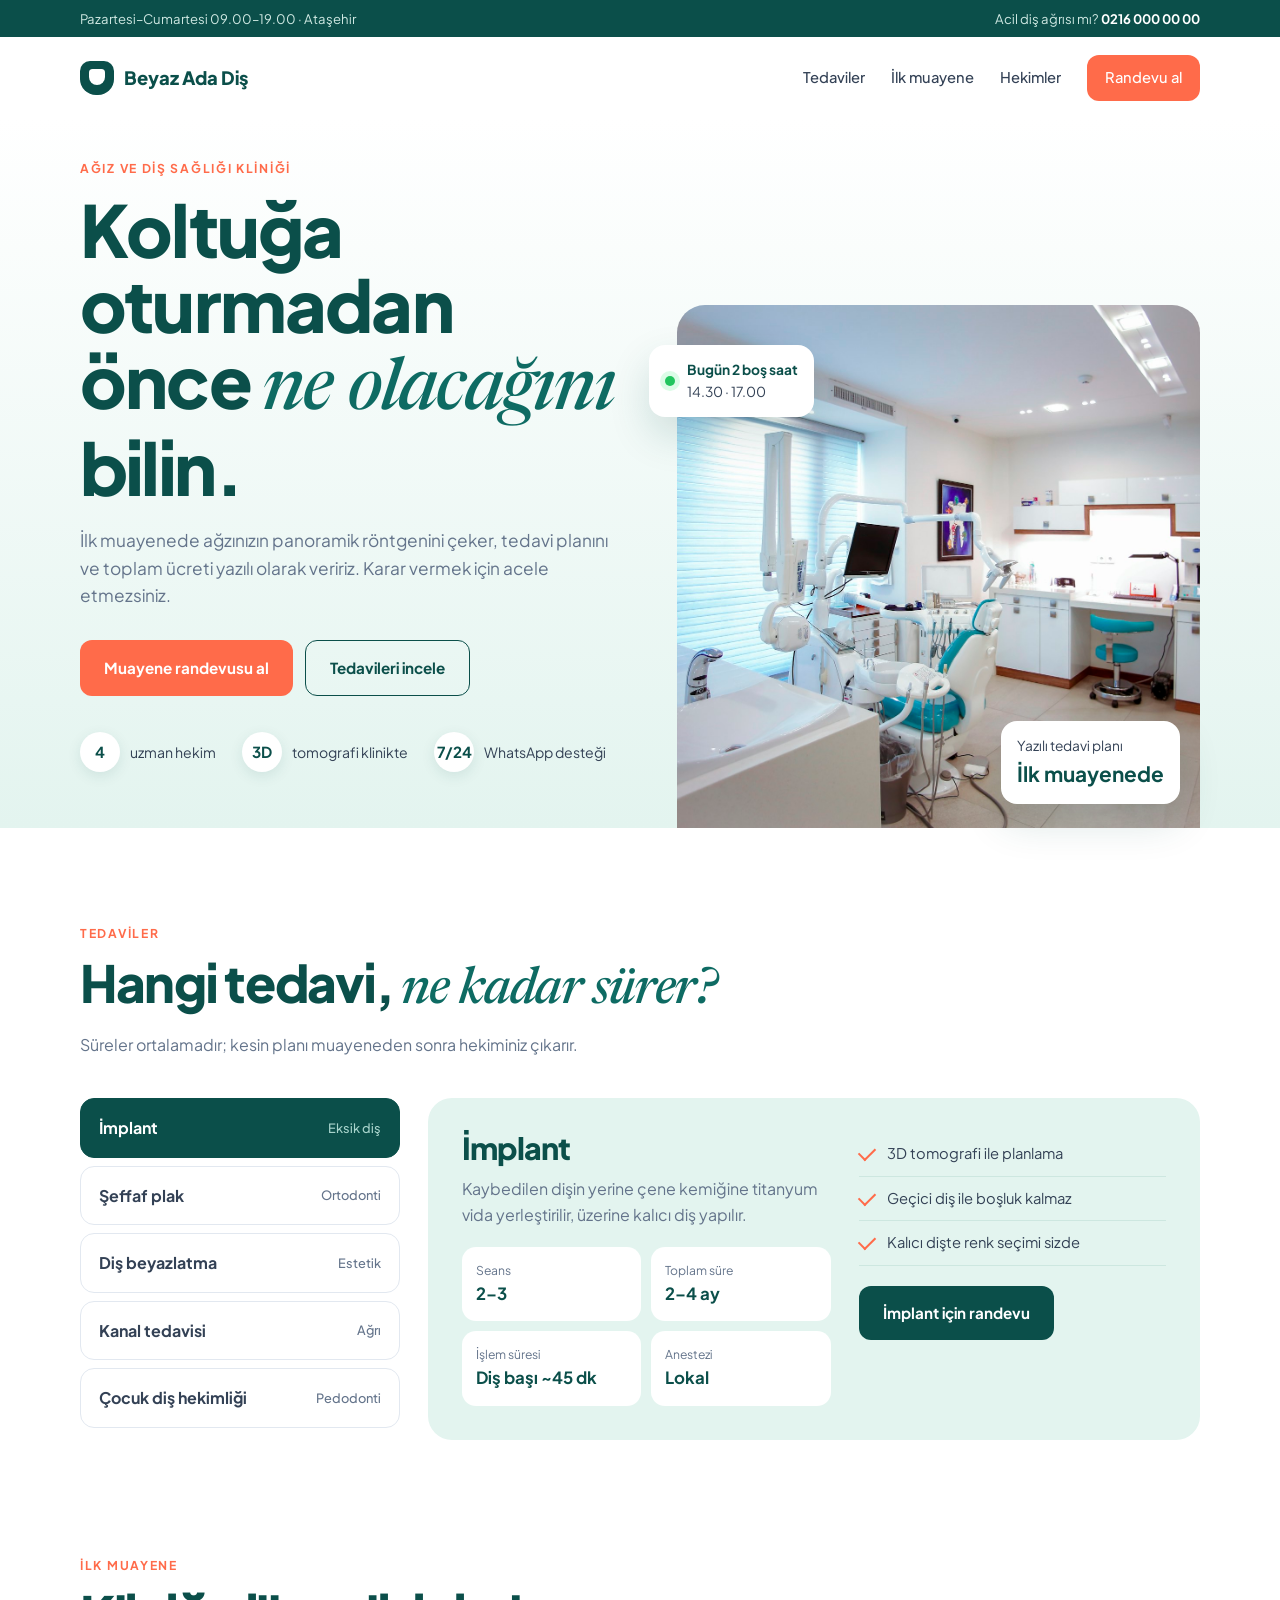
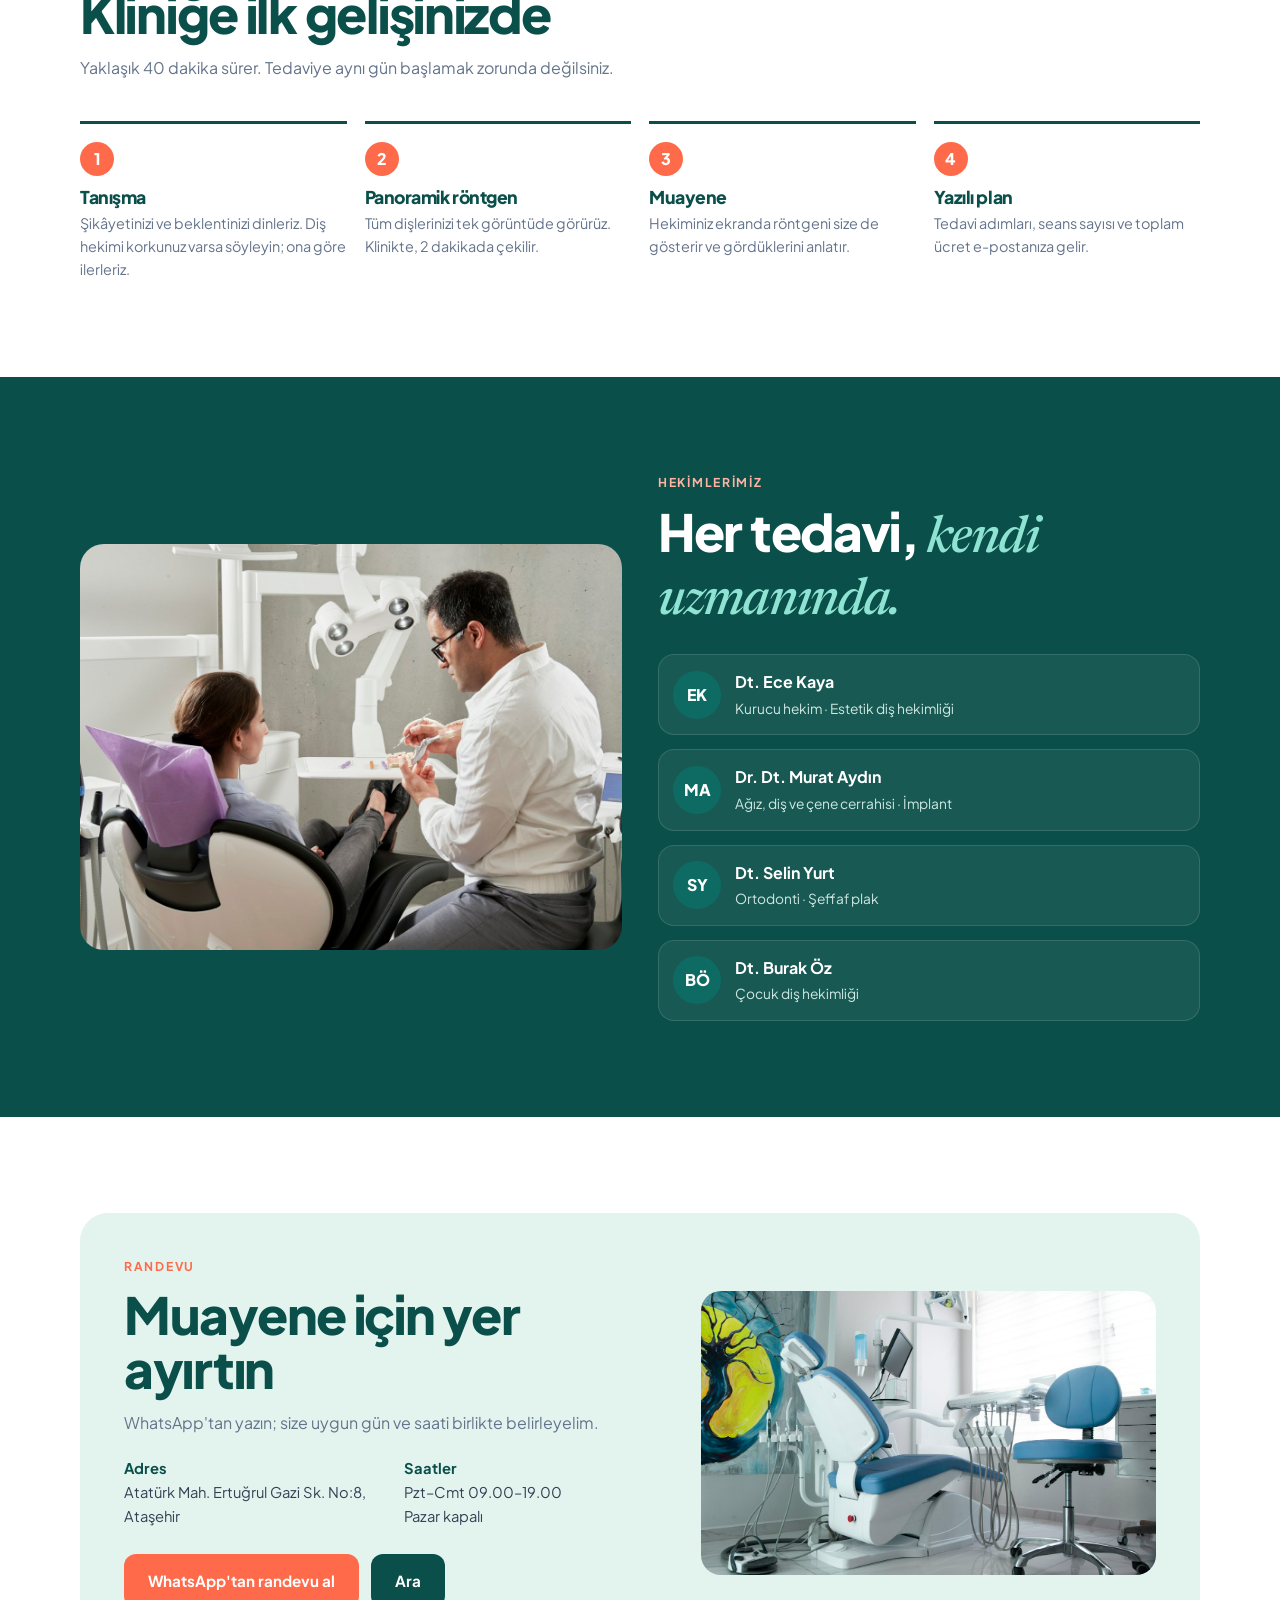
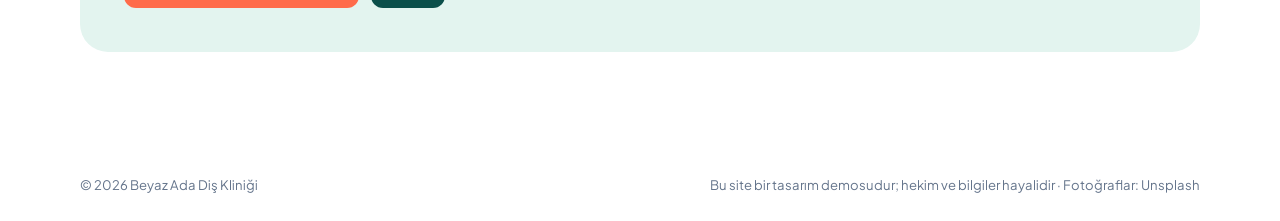
<file: dis-klinigi/index.html>
<!DOCTYPE html>
<html lang="tr">
<head>
<meta charset="UTF-8">
<meta name="viewport" content="width=device-width, initial-scale=1.0">
<title>Beyaz Ada Diş Kliniği — Ataşehir</title>
<meta name="description" content="Ataşehir'de ağız ve diş sağlığı kliniği. İmplant, ortodonti, estetik diş hekimliği ve çocuk diş hekimliği. Online randevu.">
<link rel="stylesheet" href="../fonts/plus-jakarta-sans.css"><link rel="stylesheet" href="../fonts/newsreader.css">
<style>
:root{--teal:#0B4F4A;--teal2:#0E6B63;--mint:#E3F4EF;--coral:#FF6B4A;--slate:#334155;--mut:#64748B;--line:#E2E8F0;--white:#fff}
*{margin:0;padding:0;box-sizing:border-box}
html{scroll-behavior:smooth}
body{font-family:'Plus Jakarta Sans',sans-serif;background:var(--white);color:var(--slate);line-height:1.6}
img{display:block;max-width:100%}
h1,h2,h3{color:var(--teal);letter-spacing:-.025em;line-height:1.05;font-weight:800}
em{font-family:'Newsreader',serif;font-style:italic;font-weight:500;color:var(--teal2)}
.wrap{max-width:1160px;margin:0 auto;padding:0 20px}
.lbl{font-size:.76rem;font-weight:700;letter-spacing:.14em;text-transform:uppercase;color:var(--coral)}
a:focus-visible,button:focus-visible{outline:3px solid var(--coral);outline-offset:3px}
.btn{display:inline-flex;align-items:center;gap:8px;padding:15px 24px;border-radius:12px;text-decoration:none;font-weight:700;font-size:.95rem;transition:transform .15s}
.btn:hover{transform:translateY(-2px)}
.btn.c{background:var(--coral);color:#fff}
.btn.t{background:var(--teal);color:#fff}
.btn.l{border:1.5px solid var(--teal);color:var(--teal)}

.top{background:var(--teal);color:#CFE8E2;font-size:.82rem}
.top .wrap{display:flex;justify-content:space-between;gap:12px;padding-top:8px;padding-bottom:8px;flex-wrap:wrap}
.top a{color:#fff;text-decoration:none;font-weight:700}
nav .wrap{display:flex;justify-content:space-between;align-items:center;padding-top:18px;padding-bottom:18px}
.logo{display:flex;align-items:center;gap:10px;text-decoration:none;color:var(--teal);font-weight:800;font-size:1.15rem}
.logo i{width:34px;height:34px;border-radius:10px 10px 16px 16px;background:var(--teal);position:relative}
.logo i::after{content:"";position:absolute;left:9px;right:9px;top:8px;bottom:10px;background:#fff;border-radius:4px 4px 9px 9px}
nav .links{display:flex;gap:26px;align-items:center}
nav .links a{text-decoration:none;color:var(--slate);font-size:.92rem;font-weight:500}
@media(max-width:820px){nav .links a:not(.btn){display:none}}

.hero{background:linear-gradient(180deg,var(--white),var(--mint))}
.hero .wrap{display:grid;grid-template-columns:1.05fr 1fr;gap:48px;align-items:center;padding-top:40px;padding-bottom:0}
@media(max-width:900px){.hero .wrap{grid-template-columns:1fr}}
.hero h1{font-size:clamp(2.6rem,5.6vw,4.6rem)}
.hero p{font-size:1.08rem;color:var(--mut);max-width:46ch;margin:22px 0 30px}
.trust{display:flex;gap:26px;flex-wrap:wrap;margin:36px 0 56px;font-size:.88rem}
.trust div{display:flex;gap:10px;align-items:center}
.trust b{display:flex;align-items:center;justify-content:center;width:40px;height:40px;border-radius:50%;background:#fff;color:var(--teal);font-size:.95rem;box-shadow:0 4px 14px rgba(11,79,74,.1)}
.hero .ph{position:relative;align-self:end}
.hero .ph img{border-radius:28px 28px 0 0;aspect-ratio:1/1;object-fit:cover;width:100%}
.card{position:absolute;background:#fff;border-radius:16px;padding:14px 16px;box-shadow:0 18px 40px rgba(11,79,74,.16);font-size:.86rem}
.card.a{left:-28px;top:40px;display:flex;gap:12px;align-items:center}
.card.a span{width:10px;height:10px;border-radius:50%;background:#22C55E;box-shadow:0 0 0 5px #DCFCE7}
.card.b{right:20px;bottom:24px}
.card.b strong{display:block;color:var(--teal);font-size:1.3rem}
@media(max-width:900px){.card.a{left:12px}}

section{padding:96px 0}
h2{font-size:clamp(2rem,4.6vw,3.2rem);margin:12px 0 14px}
.lead{max-width:58ch;color:var(--mut);margin-bottom:40px}

/* tedavi seçici */
.tx{display:grid;grid-template-columns:320px 1fr;gap:28px}
@media(max-width:900px){.tx{grid-template-columns:1fr}}
.tabs{display:flex;flex-direction:column;gap:8px}
@media(max-width:900px){.tabs{flex-direction:row;overflow-x:auto;scrollbar-width:none}}
.tabs button{font:inherit;text-align:left;padding:16px 18px;border-radius:14px;border:1px solid var(--line);background:#fff;color:var(--slate);cursor:pointer;font-weight:700;display:flex;justify-content:space-between;align-items:center;flex:none}
.tabs button small{font-weight:500;color:var(--mut);font-size:.8rem}
.tabs button[aria-selected=true]{background:var(--teal);border-color:var(--teal);color:#fff}
.tabs button[aria-selected=true] small{color:#A7D3CB}
.panel{background:var(--mint);border-radius:24px;padding:34px;display:grid;grid-template-columns:1.2fr 1fr;gap:28px}
@media(max-width:700px){.panel{grid-template-columns:1fr;padding:24px}}
.panel h3{font-size:1.9rem}
.panel p{color:var(--mut);margin:12px 0 20px}
.facts{display:grid;grid-template-columns:1fr 1fr;gap:10px}
.facts div{background:#fff;border-radius:14px;padding:14px}
.facts span{font-size:.76rem;color:var(--mut);display:block}
.facts b{color:var(--teal);font-size:1.05rem}
.panel ul{list-style:none;font-size:.92rem}
.panel li{padding:10px 0 10px 28px;border-bottom:1px solid #CDE7E0;position:relative}
.panel li::before{content:"";position:absolute;left:0;top:15px;width:14px;height:8px;border-left:2.5px solid var(--coral);border-bottom:2.5px solid var(--coral);transform:rotate(-45deg)}

/* ilk muayene */
.steps{display:grid;grid-template-columns:repeat(4,1fr);gap:18px;counter-reset:s}
@media(max-width:900px){.steps{grid-template-columns:1fr 1fr}}
@media(max-width:560px){.steps{grid-template-columns:1fr}}
.step{border-top:3px solid var(--teal);padding-top:18px;counter-increment:s}
.step::before{content:counter(s);display:inline-flex;width:34px;height:34px;border-radius:50%;background:var(--coral);color:#fff;font-weight:800;align-items:center;justify-content:center;margin-bottom:12px}
.step h3{font-size:1.1rem}
.step p{font-size:.9rem;color:var(--mut);margin-top:6px}

.team{background:var(--teal);color:#CFE8E2}
.team h2,.team h3{color:#fff}
.team em{color:#8FE3D3}
.team .grid{display:grid;grid-template-columns:1fr 1fr;gap:36px;align-items:center}
@media(max-width:900px){.team .grid{grid-template-columns:1fr}}
.team img{border-radius:24px;aspect-ratio:4/3;object-fit:cover;width:100%}
.docs{display:grid;gap:14px;margin-top:24px}
.doc{display:flex;gap:14px;align-items:center;background:rgba(255,255,255,.06);border:1px solid rgba(255,255,255,.12);border-radius:16px;padding:14px}
.doc i{flex:none;width:48px;height:48px;border-radius:50%;background:#0E6B63;display:flex;align-items:center;justify-content:center;font-style:normal;font-weight:800;color:#fff}
.doc b{color:#fff;display:block}
.doc span{font-size:.86rem}

.cta .box{background:var(--mint);border-radius:28px;padding:44px;display:grid;grid-template-columns:1.2fr 1fr;gap:32px;align-items:center}
@media(max-width:900px){.cta .box{grid-template-columns:1fr;padding:28px}}
.cta img{border-radius:20px;aspect-ratio:16/10;object-fit:cover;width:100%}
.info{display:grid;grid-template-columns:1fr 1fr;gap:14px;margin:22px 0 26px;font-size:.92rem}
.info b{display:block;color:var(--teal)}
footer{padding:26px 0;font-size:.82rem;color:var(--mut)}
footer .wrap{display:flex;justify-content:space-between;flex-wrap:wrap;gap:10px}
@media(prefers-reduced-motion:reduce){html{scroll-behavior:auto}}
</style>
</head>
<body>
<div class="top"><div class="wrap"><span>Pazartesi–Cumartesi 09.00–19.00 · Ataşehir</span><span>Acil diş ağrısı mı? <a href="tel:+902160000000">0216 000 00 00</a></span></div></div>
<nav><div class="wrap"><a class="logo" href="#"><i aria-hidden="true"></i>Beyaz Ada Diş</a><div class="links"><a href="#tedaviler">Tedaviler</a><a href="#ilk-muayene">İlk muayene</a><a href="#hekimler">Hekimler</a><a class="btn c" href="#randevu" style="padding:11px 18px">Randevu al</a></div></div></nav>

<header class="hero">
  <div class="wrap">
    <div>
      <div class="lbl">Ağız ve diş sağlığı kliniği</div>
      <h1 style="margin-top:14px">Koltuğa oturmadan önce <em>ne olacağını</em> bilin.</h1>
      <p>İlk muayenede ağzınızın panoramik röntgenini çeker, tedavi planını ve toplam ücreti yazılı olarak veririz. Karar vermek için acele etmezsiniz.</p>
      <div style="display:flex;gap:12px;flex-wrap:wrap"><a class="btn c" href="#randevu">Muayene randevusu al</a><a class="btn l" href="#tedaviler">Tedavileri incele</a></div>
      <div class="trust"><div><b>4</b>uzman hekim</div><div><b>3D</b>tomografi klinikte</div><div><b>7/24</b>WhatsApp desteği</div></div>
    </div>
    <div class="ph">
      <img src="img/hero.jpg" alt="Aydınlık, beyaz tonlarda muayene odası" fetchpriority="high">
      <div class="card a"><span></span><div><b style="color:var(--teal)">Bugün 2 boş saat</b><br>14.30 · 17.00</div></div>
      <div class="card b">Yazılı tedavi planı<strong>İlk muayenede</strong></div>
    </div>
  </div>
</header>

<section id="tedaviler">
  <div class="wrap">
    <div class="lbl">Tedaviler</div>
    <h2>Hangi tedavi, <em>ne kadar sürer?</em></h2>
    <p class="lead">Süreler ortalamadır; kesin planı muayeneden sonra hekiminiz çıkarır.</p>
    <div class="tx">
      <div class="tabs" role="tablist" id="tabs"></div>
      <div class="panel" role="tabpanel" id="panel" aria-live="polite"></div>
    </div>
  </div>
</section>

<section id="ilk-muayene" style="padding-top:20px">
  <div class="wrap">
    <div class="lbl">İlk muayene</div>
    <h2>Kliniğe ilk gelişinizde</h2>
    <p class="lead">Yaklaşık 40 dakika sürer. Tedaviye aynı gün başlamak zorunda değilsiniz.</p>
    <div class="steps">
      <div class="step"><h3>Tanışma</h3><p>Şikâyetinizi ve beklentinizi dinleriz. Diş hekimi korkunuz varsa söyleyin; ona göre ilerleriz.</p></div>
      <div class="step"><h3>Panoramik röntgen</h3><p>Tüm dişlerinizi tek görüntüde görürüz. Klinikte, 2 dakikada çekilir.</p></div>
      <div class="step"><h3>Muayene</h3><p>Hekiminiz ekranda röntgeni size de gösterir ve gördüklerini anlatır.</p></div>
      <div class="step"><h3>Yazılı plan</h3><p>Tedavi adımları, seans sayısı ve toplam ücret e-postanıza gelir.</p></div>
    </div>
  </div>
</section>

<section id="hekimler" class="team">
  <div class="wrap grid">
    <img src="img/hekim.jpg" alt="Hekim, koltuktaki hastayla tedavi planını konuşuyor" loading="lazy">
    <div>
      <div class="lbl" style="color:#FFB4A3">Hekimlerimiz</div>
      <h2>Her tedavi, <em>kendi uzmanında.</em></h2>
      <div class="docs">
        <div class="doc"><i>EK</i><div><b>Dt. Ece Kaya</b><span>Kurucu hekim · Estetik diş hekimliği</span></div></div>
        <div class="doc"><i>MA</i><div><b>Dr. Dt. Murat Aydın</b><span>Ağız, diş ve çene cerrahisi · İmplant</span></div></div>
        <div class="doc"><i>SY</i><div><b>Dt. Selin Yurt</b><span>Ortodonti · Şeffaf plak</span></div></div>
        <div class="doc"><i>BÖ</i><div><b>Dt. Burak Öz</b><span>Çocuk diş hekimliği</span></div></div>
      </div>
    </div>
  </div>
</section>

<section id="randevu" class="cta">
  <div class="wrap">
    <div class="box">
      <div>
        <div class="lbl">Randevu</div>
        <h2>Muayene için yer ayırtın</h2>
        <p style="color:var(--mut)">WhatsApp'tan yazın; size uygun gün ve saati birlikte belirleyelim.</p>
        <div class="info"><div><b>Adres</b>Atatürk Mah. Ertuğrul Gazi Sk. No:8, Ataşehir</div><div><b>Saatler</b>Pzt–Cmt 09.00–19.00<br>Pazar kapalı</div></div>
        <div style="display:flex;gap:12px;flex-wrap:wrap"><a class="btn c" href="https://wa.me/905000000000?text=Merhaba%2C%20muayene%20randevusu%20almak%20istiyorum">WhatsApp'tan randevu al</a><a class="btn t" href="tel:+902160000000">Ara</a></div>
      </div>
      <img src="img/unit.jpg" alt="Modern diş ünitesi" loading="lazy">
    </div>
  </div>
</section>
<footer><div class="wrap"><span>© 2026 Beyaz Ada Diş Kliniği</span><span>Bu site bir tasarım demosudur; hekim ve bilgiler hayalidir · Fotoğraflar: Unsplash</span></div></footer>
<script>
const T=[
 {n:'İmplant',s:'Eksik diş',d:'Kaybedilen dişin yerine çene kemiğine titanyum vida yerleştirilir, üzerine kalıcı diş yapılır.',f:[['Seans','2–3'],['Toplam süre','2–4 ay'],['İşlem süresi','Diş başı ~45 dk'],['Anestezi','Lokal']],l:['3D tomografi ile planlama','Geçici diş ile boşluk kalmaz','Kalıcı dişte renk seçimi sizde']},
 {n:'Şeffaf plak',s:'Ortodonti',d:'Tel yerine her iki haftada bir değişen şeffaf plaklarla dişler yavaşça hizalanır.',f:[['Kontrol','6–8 haftada bir'],['Toplam süre','6–18 ay'],['Günlük kullanım','22 saat'],['Görünürlük','Neredeyse görünmez']],l:['Dijital ağız taraması, ölçü yok','Tedavi sonunu önceden 3D görün','Yemekte çıkarılır']},
 {n:'Diş beyazlatma',s:'Estetik',d:'Klinikte ışıkla hızlandırılmış beyazlatma ve evde kullanım plağıyla destek.',f:[['Seans','1'],['İşlem süresi','~60 dk'],['Kalıcılık','1–2 yıl'],['Hassasiyet','Geçici, 1–2 gün']],l:['Öncesinde diş taşı temizliği','Renk tonu önce-sonra ölçülür','Ev plağı hediye']},
 {n:'Kanal tedavisi',s:'Ağrı',d:'Enfekte diş sinirinin temizlenip kanalın doldurulmasıyla diş çekilmeden kurtarılır.',f:[['Seans','1–2'],['İşlem süresi','45–90 dk'],['Anestezi','Lokal'],['Sonrası','Aynı gün işe dönülür']],l:['Mikroskop destekli','Rotary sistemle hızlı','Kontrol röntgeni dahil']},
 {n:'Çocuk diş hekimliği',s:'Pedodonti',d:'Çocuğunuzun ilk diş hekimi deneyimi korkusuz olsun diye oyunla başlayan muayene.',f:[['İlk muayene','3 yaşında'],['Kontrol','6 ayda bir'],['Koruyucu','Flor, fissür örtücü'],['Süre','~30 dk']],l:['Çocuğa özel muayene odası','Ebeveyn her an yanında','Tanışma ziyareti ücretsiz']},
];
const tabs=document.getElementById('tabs'),panel=document.getElementById('panel');
T.forEach((t,i)=>{const b=document.createElement('button');b.setAttribute('role','tab');b.innerHTML=`${t.n}<small>${t.s}</small>`;b.onclick=()=>show(i);tabs.append(b)});
function show(i){const t=T[i];[...tabs.children].forEach((b,k)=>b.setAttribute('aria-selected',k===i));
 panel.innerHTML=`<div><h3>${t.n}</h3><p>${t.d}</p><div class="facts">${t.f.map(([a,b])=>`<div><span>${a}</span><b>${b}</b></div>`).join('')}</div></div><div><ul>${t.l.map(x=>`<li>${x}</li>`).join('')}</ul><a class="btn t" style="margin-top:20px" href="https://wa.me/905000000000?text=${encodeURIComponent(t.n+' hakkında muayene randevusu almak istiyorum')}">${t.n} için randevu</a></div>`;}
show(0);
</script>
</body>
</html>
</file>
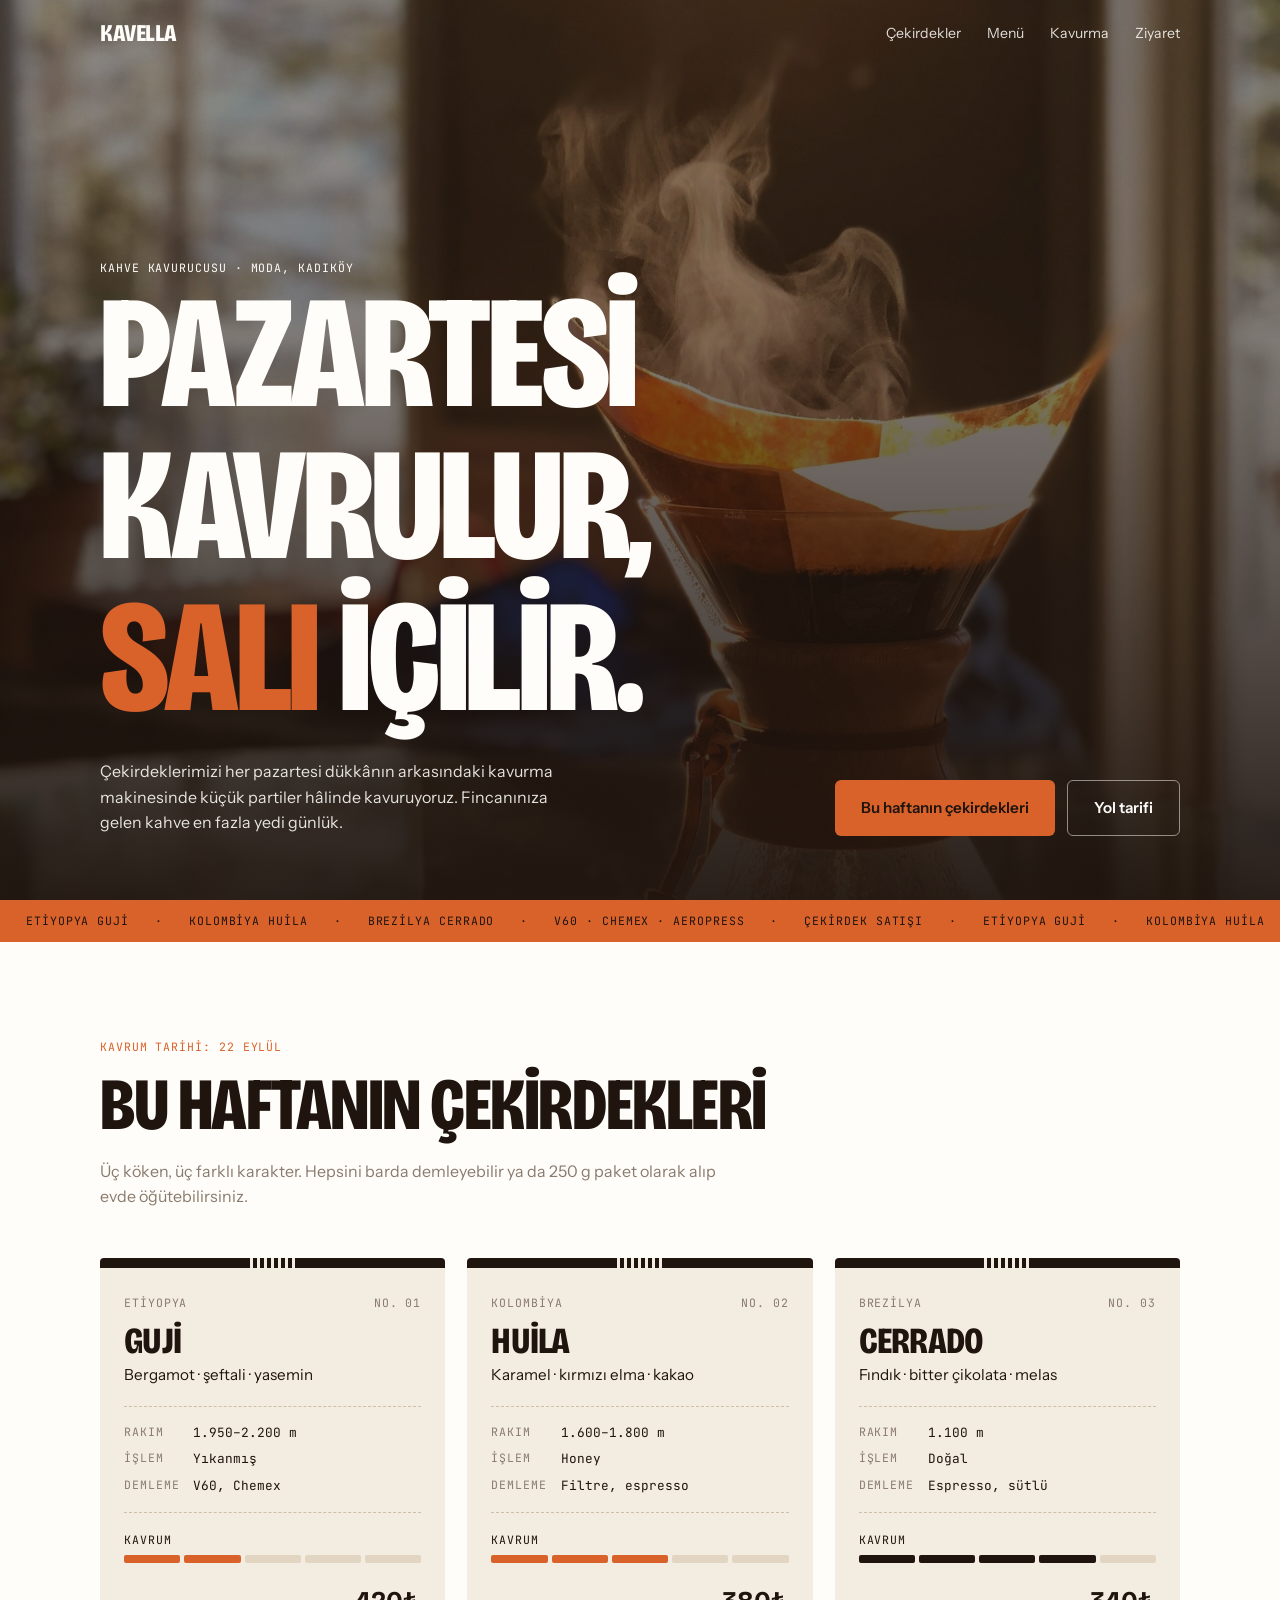
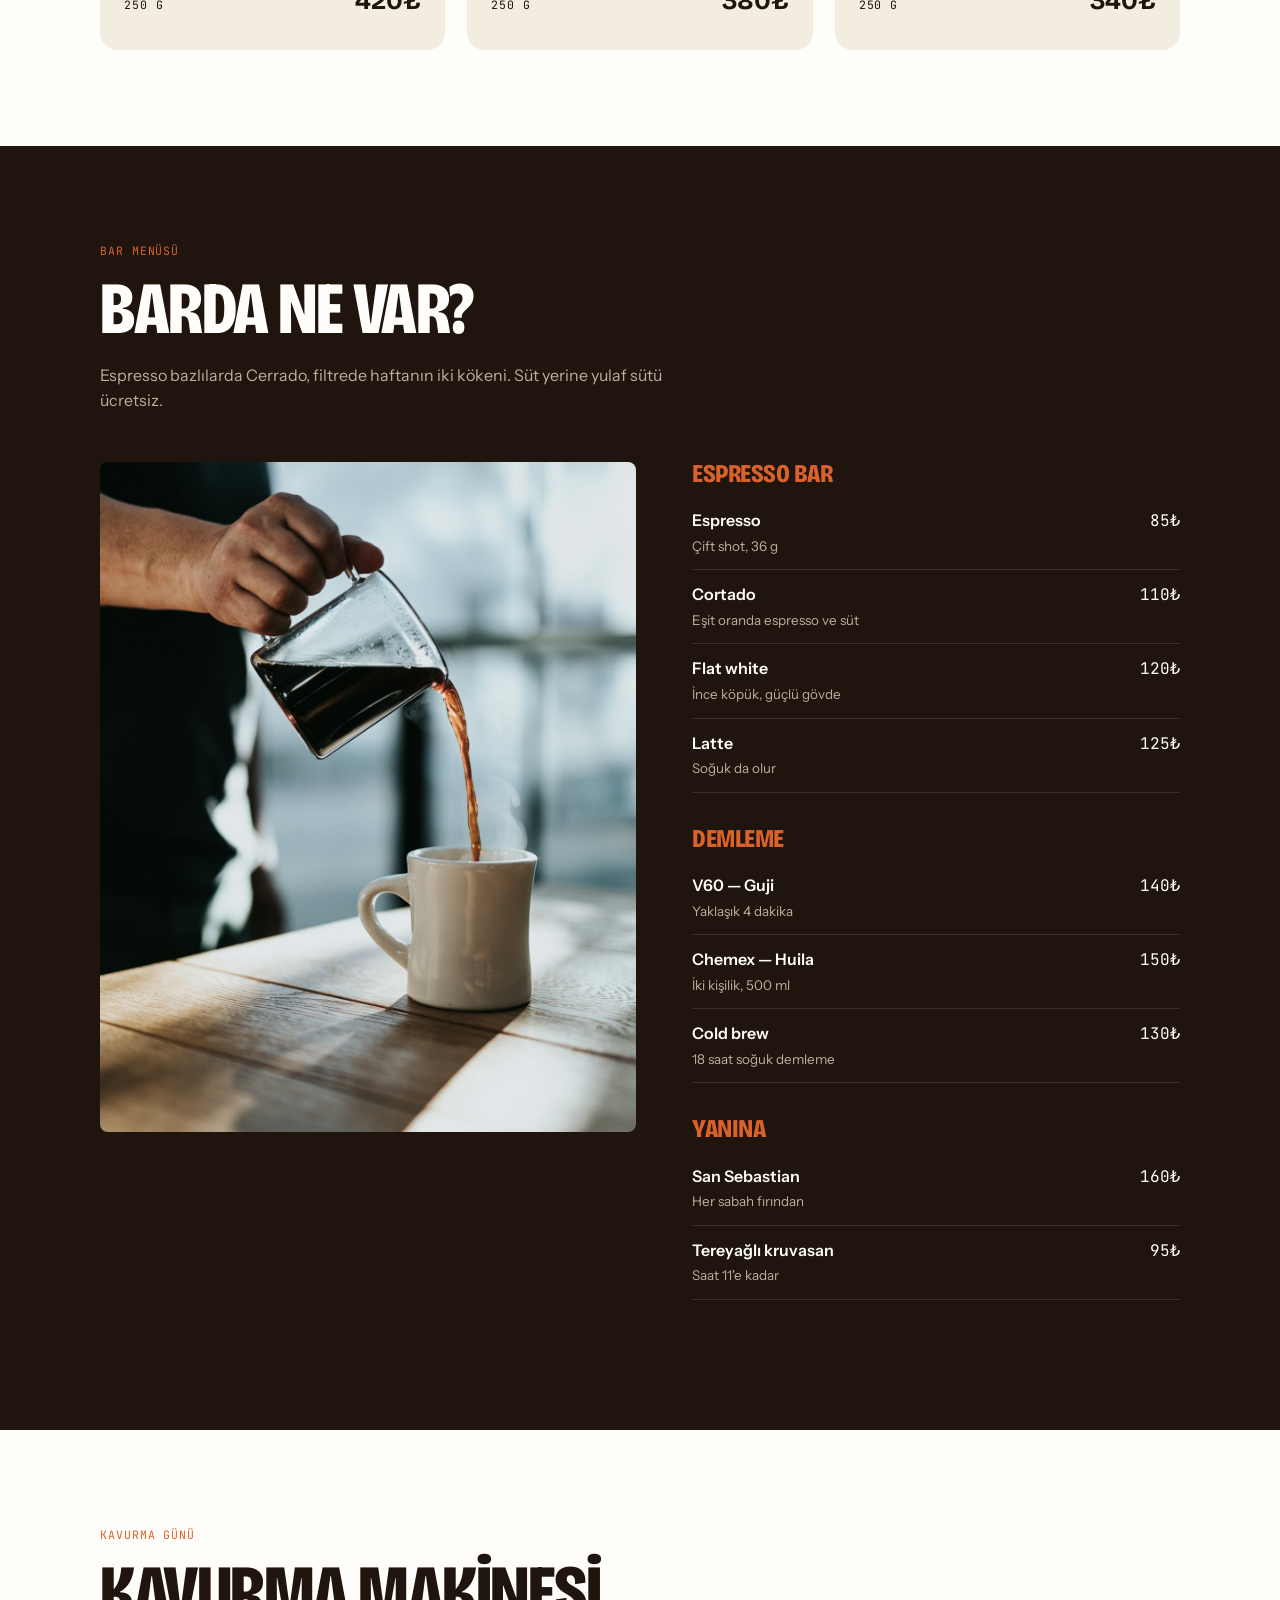
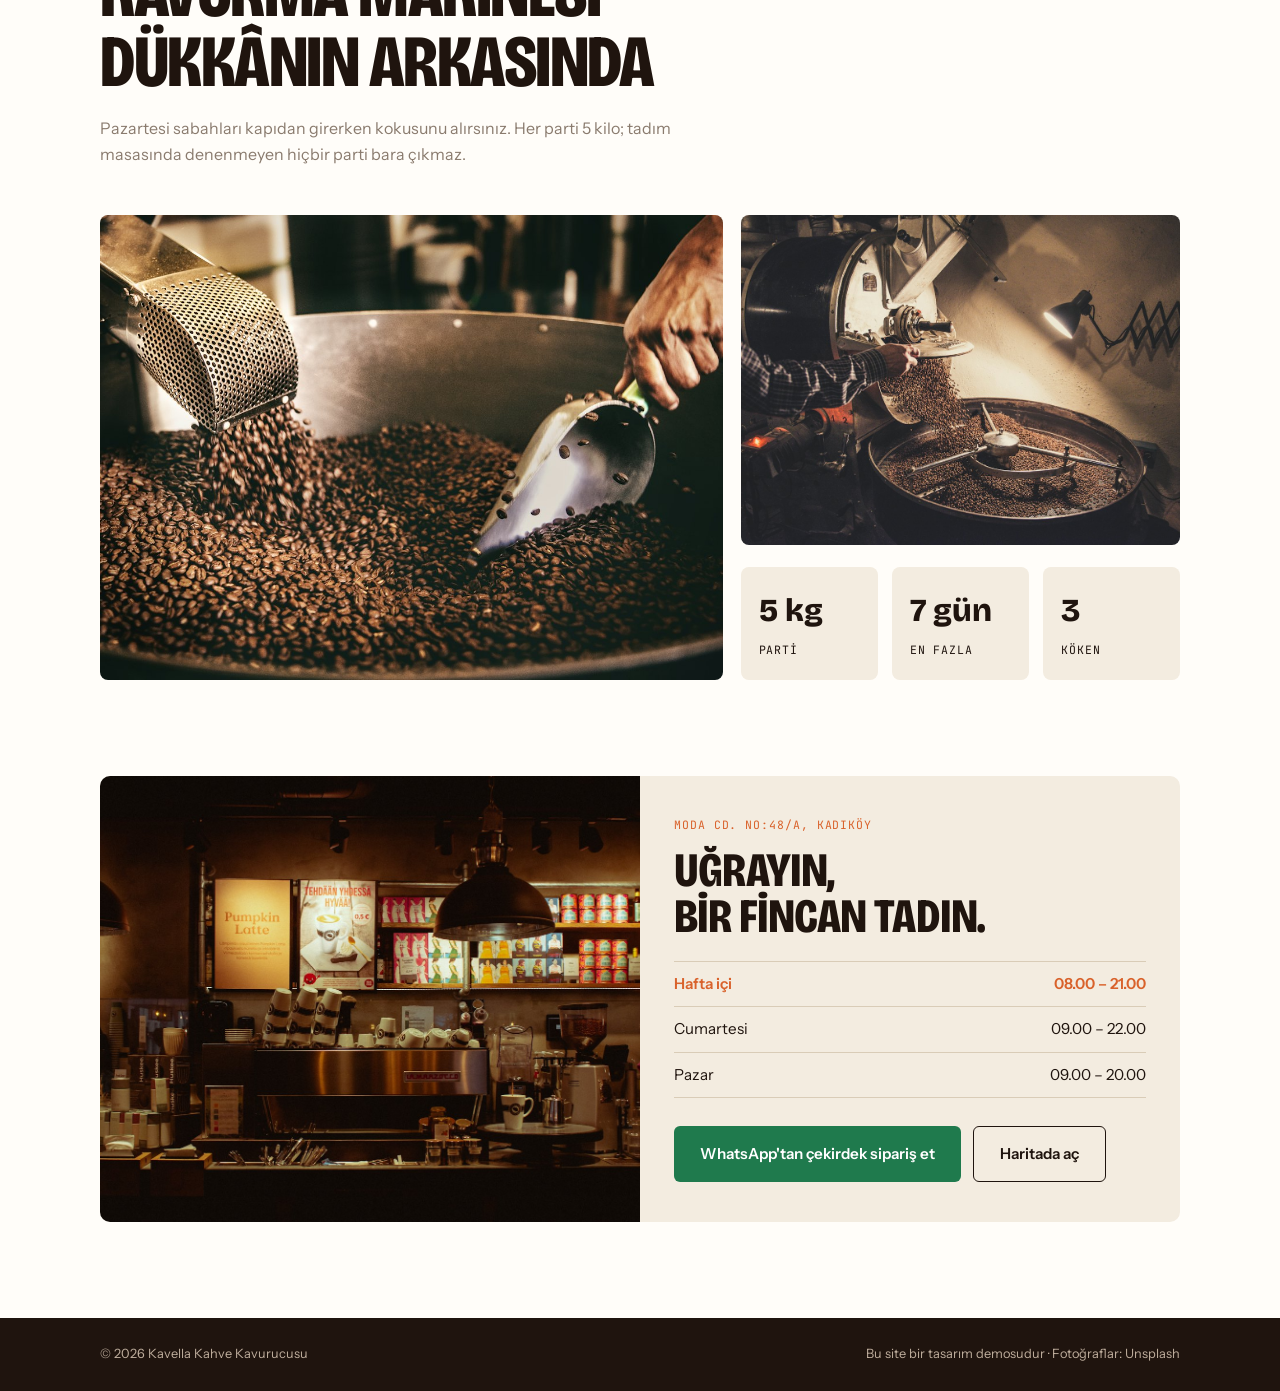
<file: kafe/index.html>
<!DOCTYPE html>
<html lang="tr">
<head>
<meta charset="UTF-8">
<meta name="viewport" content="width=device-width, initial-scale=1.0">
<title>Kavella Kahve Kavurucusu — Moda, Kadıköy</title>
<meta name="description" content="Kadıköy Moda'da haftalık kavrulan tek kökenli kahveler, demleme bar ve ev yapımı pastalar.">
<link rel="stylesheet" href="../fonts/bricolage-grotesque.css"><link rel="stylesheet" href="../fonts/instrument-sans.css"><link rel="stylesheet" href="../fonts/jetbrains-mono.css">
<style>
:root{--esp:#1F140E;--esp2:#2C1D14;--roast:#D9622B;--green:#9DB08A;--paper:#F3ECE0;--milk:#FFFDF9;--mut:#8A7B6E}
*{margin:0;padding:0;box-sizing:border-box}
html{scroll-behavior:smooth}
body{font-family:'Instrument Sans',sans-serif;background:var(--milk);color:var(--esp);line-height:1.6}
img{display:block;max-width:100%}
.d{font-family:'Bricolage Grotesque',sans-serif;font-stretch:78%;font-weight:800;letter-spacing:-.02em;line-height:.95}
.mono{font-family:'JetBrains Mono',monospace;font-size:.72rem;letter-spacing:.08em;text-transform:uppercase}
.wrap{max-width:1120px;margin:0 auto;padding:0 20px}
a:focus-visible,button:focus-visible{outline:3px solid var(--roast);outline-offset:3px}

nav{position:absolute;inset:0 0 auto;z-index:5;padding:22px 0}
nav .wrap{display:flex;justify-content:space-between;align-items:center}
.logo{color:var(--milk);text-decoration:none;font-size:1.5rem}
nav .links{display:flex;gap:26px}
nav .links a{color:var(--milk);text-decoration:none;font-size:.88rem;opacity:.85}
nav .links a:hover{opacity:1}
@media(max-width:640px){nav .links{display:none}}

.hero{position:relative;min-height:100svh;display:flex;align-items:flex-end;color:var(--milk);overflow:hidden;background:var(--esp)}
.hero img{position:absolute;inset:0;width:100%;height:100%;object-fit:cover;opacity:.62}
.hero::after{content:"";position:absolute;inset:0;background:linear-gradient(180deg,rgba(31,20,14,.2) 30%,rgba(31,20,14,.92))}
.hero .wrap{position:relative;z-index:2;padding-bottom:64px;width:100%}
.hero h1{font-size:clamp(3.4rem,13vw,10rem);text-transform:uppercase}
.hero h1 span{color:var(--roast)}
.hero .row{display:flex;flex-wrap:wrap;justify-content:space-between;align-items:flex-end;gap:24px;margin-top:26px}
.hero p{max-width:42ch;opacity:.88}
.btn{display:inline-flex;align-items:center;gap:10px;padding:15px 26px;border-radius:6px;text-decoration:none;font-weight:600;font-size:.95rem;transition:transform .15s}
.btn:hover{transform:translateY(-2px)}
.btn.roast{background:var(--roast);color:var(--esp)}
.btn.line{border:1.5px solid rgba(255,253,249,.5);color:var(--milk)}

.ticker{background:var(--roast);color:var(--esp);overflow:hidden;white-space:nowrap;padding:12px 0}
.ticker div{display:inline-block;animation:tick 32s linear infinite}
.ticker span{margin:0 26px}
@keyframes tick{to{transform:translateX(-50%)}}

section{padding:96px 0}
.eyebrow{color:var(--roast);margin-bottom:14px}
h2.d{font-size:clamp(2.4rem,7vw,4.6rem);text-transform:uppercase;margin-bottom:18px}
.lead{max-width:56ch;color:var(--mut);margin-bottom:48px}

/* çekirdek etiketleri */
.bags{display:grid;grid-template-columns:repeat(auto-fit,minmax(280px,1fr));gap:22px}
.bag{background:var(--paper);border-radius:4px 4px 18px 18px;padding:26px 24px 28px;position:relative;border-top:10px solid var(--esp)}
.bag::before{content:"";position:absolute;top:-10px;left:50%;width:46px;height:10px;margin-left:-23px;background:repeating-linear-gradient(90deg,var(--paper) 0 3px,transparent 3px 7px)}
.bag .origin{display:flex;justify-content:space-between;color:var(--mut)}
.bag h3{font-size:2.3rem;text-transform:uppercase;margin:12px 0 4px}
.bag .notes{font-size:.95rem}
.bag dl{display:grid;grid-template-columns:auto 1fr;gap:6px 14px;margin:18px 0;padding:16px 0;border-top:1px dashed #cdbfa9;border-bottom:1px dashed #cdbfa9}
.bag dt{color:var(--mut)}
.bag dd{font-family:'JetBrains Mono',monospace;font-size:.8rem}
.roastbar{display:flex;gap:4px;margin-top:6px}
.roastbar i{flex:1;height:8px;border-radius:2px;background:#e2d6c3}
.roastbar i.on{background:var(--roast)}
.roastbar i.on.dk{background:var(--esp)}
.bag .price{display:flex;justify-content:space-between;align-items:baseline;margin-top:18px}
.bag .price b{font-family:'Bricolage Grotesque';font-size:1.6rem}

/* menü */
.menu{background:var(--esp);color:var(--milk)}
.menu .lead{color:#bfae9d}
.menu-grid{display:grid;grid-template-columns:1.1fr 1fr;gap:56px;align-items:start}
@media(max-width:820px){.menu-grid{grid-template-columns:1fr}}
.menu-img{border-radius:8px;aspect-ratio:4/5;object-fit:cover;width:100%}
.mgroup{margin-bottom:34px}
.mgroup h3{font-size:1.6rem;text-transform:uppercase;color:var(--roast);margin-bottom:10px}
.mi{display:grid;grid-template-columns:1fr auto;gap:2px 18px;padding:12px 0;border-bottom:1px solid rgba(255,253,249,.12)}
.mi b{font-weight:600;grid-column:1;grid-row:1}
.mi small{grid-column:1;color:#bfae9d;font-size:.84rem}
.mi .p{font-family:"JetBrains Mono",monospace;grid-column:2;grid-row:1}

/* kavurma */
.roastsec .grid{display:grid;grid-template-columns:repeat(12,1fr);gap:18px}
.roastsec .a{grid-column:span 7}
.roastsec .b{grid-column:span 5;align-self:end}
.roastsec img{border-radius:8px;width:100%;height:100%;object-fit:cover}
@media(max-width:820px){.roastsec .a,.roastsec .b{grid-column:span 12}}
.facts{display:grid;grid-template-columns:repeat(3,1fr);gap:14px;margin-top:22px}
.facts div{background:var(--paper);border-radius:8px;padding:18px}
.facts b{display:block;font-family:'Bricolage Grotesque';font-size:2rem;font-weight:800}
@media(max-width:520px){.facts b{font-size:1.4rem}}

/* ziyaret */
.visit{padding:0 0 96px}
.visit .card{display:grid;grid-template-columns:1fr 1fr;border-radius:10px;overflow:hidden;background:var(--paper)}
@media(max-width:820px){.visit .card{grid-template-columns:1fr}}
.visit .card img{width:100%;height:100%;object-fit:cover;min-height:280px}
.visit .info{padding:40px 34px}
.hours{margin:22px 0 28px;border-top:1px solid #d9ccb7}
.hours div{display:flex;justify-content:space-between;padding:10px 0;border-bottom:1px solid #d9ccb7;font-size:.95rem}
.hours .today{font-weight:600;color:var(--roast)}
.wa{background:#1F7A4D;color:#fff}
footer{background:var(--esp);color:#bfae9d;padding:26px 0;font-size:.8rem}
footer .wrap{display:flex;justify-content:space-between;flex-wrap:wrap;gap:10px}
@media(prefers-reduced-motion:reduce){.ticker div{animation:none}html{scroll-behavior:auto}}
</style>
</head>
<body>
<nav><div class="wrap"><a class="logo d" href="#">KAVELLA</a><div class="links"><a href="#cekirdekler">Çekirdekler</a><a href="#menu">Menü</a><a href="#kavurma">Kavurma</a><a href="#ziyaret">Ziyaret</a></div></div></nav>

<header class="hero">
  <img src="img/hero.jpg" alt="Chemex ile demlenen, buharı tüten kahve" fetchpriority="high">
  <div class="wrap">
    <div class="mono">Kahve kavurucusu · Moda, Kadıköy</div>
    <h1 class="d">Pazartesi<br>kavrulur,<br><span>salı</span> içilir.</h1>
    <div class="row">
      <p>Çekirdeklerimizi her pazartesi dükkânın arkasındaki kavurma makinesinde küçük partiler hâlinde kavuruyoruz. Fincanınıza gelen kahve en fazla yedi günlük.</p>
      <div style="display:flex;gap:12px;flex-wrap:wrap"><a class="btn roast" href="#cekirdekler">Bu haftanın çekirdekleri</a><a class="btn line" href="#ziyaret">Yol tarifi</a></div>
    </div>
  </div>
</header>

<div class="ticker mono" aria-hidden="true"><div><span>Etiyopya Guji</span>·<span>Kolombiya Huila</span>·<span>Brezilya Cerrado</span>·<span>V60 · Chemex · Aeropress</span>·<span>Çekirdek satışı</span>·<span>Etiyopya Guji</span>·<span>Kolombiya Huila</span>·<span>Brezilya Cerrado</span>·<span>V60 · Chemex · Aeropress</span>·<span>Çekirdek satışı</span>·</div></div>

<section id="cekirdekler">
  <div class="wrap">
    <div class="mono eyebrow">Kavrum tarihi: 22 Eylül</div>
    <h2 class="d">Bu haftanın çekirdekleri</h2>
    <p class="lead">Üç köken, üç farklı karakter. Hepsini barda demleyebilir ya da 250 g paket olarak alıp evde öğütebilirsiniz.</p>
    <div class="bags">
      <article class="bag">
        <div class="origin mono"><span>Etiyopya</span><span>No. 01</span></div>
        <h3 class="d">Guji</h3>
        <div class="notes">Bergamot · şeftali · yasemin</div>
        <dl><dt class="mono">Rakım</dt><dd>1.950–2.200 m</dd><dt class="mono">İşlem</dt><dd>Yıkanmış</dd><dt class="mono">Demleme</dt><dd>V60, Chemex</dd></dl>
        <div class="mono">Kavrum</div><div class="roastbar"><i class="on"></i><i class="on"></i><i></i><i></i><i></i></div>
        <div class="price"><span class="mono">250 g</span><b>420₺</b></div>
      </article>
      <article class="bag">
        <div class="origin mono"><span>Kolombiya</span><span>No. 02</span></div>
        <h3 class="d">Huila</h3>
        <div class="notes">Karamel · kırmızı elma · kakao</div>
        <dl><dt class="mono">Rakım</dt><dd>1.600–1.800 m</dd><dt class="mono">İşlem</dt><dd>Honey</dd><dt class="mono">Demleme</dt><dd>Filtre, espresso</dd></dl>
        <div class="mono">Kavrum</div><div class="roastbar"><i class="on"></i><i class="on"></i><i class="on"></i><i></i><i></i></div>
        <div class="price"><span class="mono">250 g</span><b>380₺</b></div>
      </article>
      <article class="bag">
        <div class="origin mono"><span>Brezilya</span><span>No. 03</span></div>
        <h3 class="d">Cerrado</h3>
        <div class="notes">Fındık · bitter çikolata · melas</div>
        <dl><dt class="mono">Rakım</dt><dd>1.100 m</dd><dt class="mono">İşlem</dt><dd>Doğal</dd><dt class="mono">Demleme</dt><dd>Espresso, sütlü</dd></dl>
        <div class="mono">Kavrum</div><div class="roastbar"><i class="on dk"></i><i class="on dk"></i><i class="on dk"></i><i class="on dk"></i><i></i></div>
        <div class="price"><span class="mono">250 g</span><b>340₺</b></div>
      </article>
    </div>
  </div>
</section>

<section id="menu" class="menu">
  <div class="wrap">
    <div class="mono eyebrow">Bar menüsü</div>
    <h2 class="d">Barda ne var?</h2>
    <p class="lead">Espresso bazlılarda Cerrado, filtrede haftanın iki kökeni. Süt yerine yulaf sütü ücretsiz.</p>
    <div class="menu-grid">
      <img class="menu-img" src="img/demleme.jpg" alt="Kupaya dökülen filtre kahve" loading="lazy">
      <div>
        <div class="mgroup"><h3 class="d">Espresso bar</h3>
          <div class="mi"><b>Espresso</b><span class="p">85₺</span><small>Çift shot, 36 g</small></div>
          <div class="mi"><b>Cortado</b><span class="p">110₺</span><small>Eşit oranda espresso ve süt</small></div>
          <div class="mi"><b>Flat white</b><span class="p">120₺</span><small>İnce köpük, güçlü gövde</small></div>
          <div class="mi"><b>Latte</b><span class="p">125₺</span><small>Soğuk da olur</small></div>
        </div>
        <div class="mgroup"><h3 class="d">Demleme</h3>
          <div class="mi"><b>V60 — Guji</b><span class="p">140₺</span><small>Yaklaşık 4 dakika</small></div>
          <div class="mi"><b>Chemex — Huila</b><span class="p">150₺</span><small>İki kişilik, 500 ml</small></div>
          <div class="mi"><b>Cold brew</b><span class="p">130₺</span><small>18 saat soğuk demleme</small></div>
        </div>
        <div class="mgroup"><h3 class="d">Yanına</h3>
          <div class="mi"><b>San Sebastian</b><span class="p">160₺</span><small>Her sabah fırından</small></div>
          <div class="mi"><b>Tereyağlı kruvasan</b><span class="p">95₺</span><small>Saat 11'e kadar</small></div>
        </div>
      </div>
    </div>
  </div>
</section>

<section id="kavurma" class="roastsec">
  <div class="wrap">
    <div class="mono eyebrow">Kavurma günü</div>
    <h2 class="d">Kavurma makinesi<br>dükkânın arkasında</h2>
    <p class="lead">Pazartesi sabahları kapıdan girerken kokusunu alırsınız. Her parti 5 kilo; tadım masasında denenmeyen hiçbir parti bara çıkmaz.</p>
    <div class="grid">
      <div class="a"><img src="img/kavurma.jpg" alt="Kavurma makinesinden soğutma tavasına dökülen çekirdekler" loading="lazy"></div>
      <div class="b">
        <img src="img/bar.jpg" alt="Loş ışıkta kavurma makinesi" loading="lazy" style="aspect-ratio:4/3">
        <div class="facts">
          <div><b>5 kg</b><span class="mono">parti</span></div>
          <div><b>7 gün</b><span class="mono">en fazla</span></div>
          <div><b>3</b><span class="mono">köken</span></div>
        </div>
      </div>
    </div>
  </div>
</section>

<section id="ziyaret" class="visit">
  <div class="wrap">
    <div class="card">
      <img src="img/ic.jpg" alt="Kavella'nın sıcak ışıklı bar tezgâhı" loading="lazy">
      <div class="info">
        <div class="mono eyebrow">Moda Cd. No:48/A, Kadıköy</div>
        <h2 class="d" style="font-size:clamp(2rem,5vw,3rem)">Uğrayın,<br>bir fincan tadın.</h2>
        <div class="hours" id="hours">
          <div data-d="1,2,3,4,5"><span>Hafta içi</span><span>08.00 – 21.00</span></div>
          <div data-d="6"><span>Cumartesi</span><span>09.00 – 22.00</span></div>
          <div data-d="0"><span>Pazar</span><span>09.00 – 20.00</span></div>
        </div>
        <div style="display:flex;gap:12px;flex-wrap:wrap">
          <a class="btn wa" href="https://wa.me/905000000000?text=Merhaba%2C%20%C3%A7ekirdek%20sipari%C5%9Fi%20vermek%20istiyorum">WhatsApp'tan çekirdek sipariş et</a>
          <a class="btn" style="border:1.5px solid var(--esp);color:var(--esp)" href="https://maps.google.com/?q=Moda+Caddesi+Kadıköy">Haritada aç</a>
        </div>
      </div>
    </div>
  </div>
</section>

<footer><div class="wrap"><span>© 2026 Kavella Kahve Kavurucusu</span><span>Bu site bir tasarım demosudur · Fotoğraflar: Unsplash</span></div></footer>
<script>
// bugünün çalışma saatini vurgula
const d=new Date().getDay();document.querySelectorAll('#hours [data-d]').forEach(r=>{if(r.dataset.d.split(',').includes(String(d)))r.classList.add('today')});
</script>
</body>
</html>
</file>
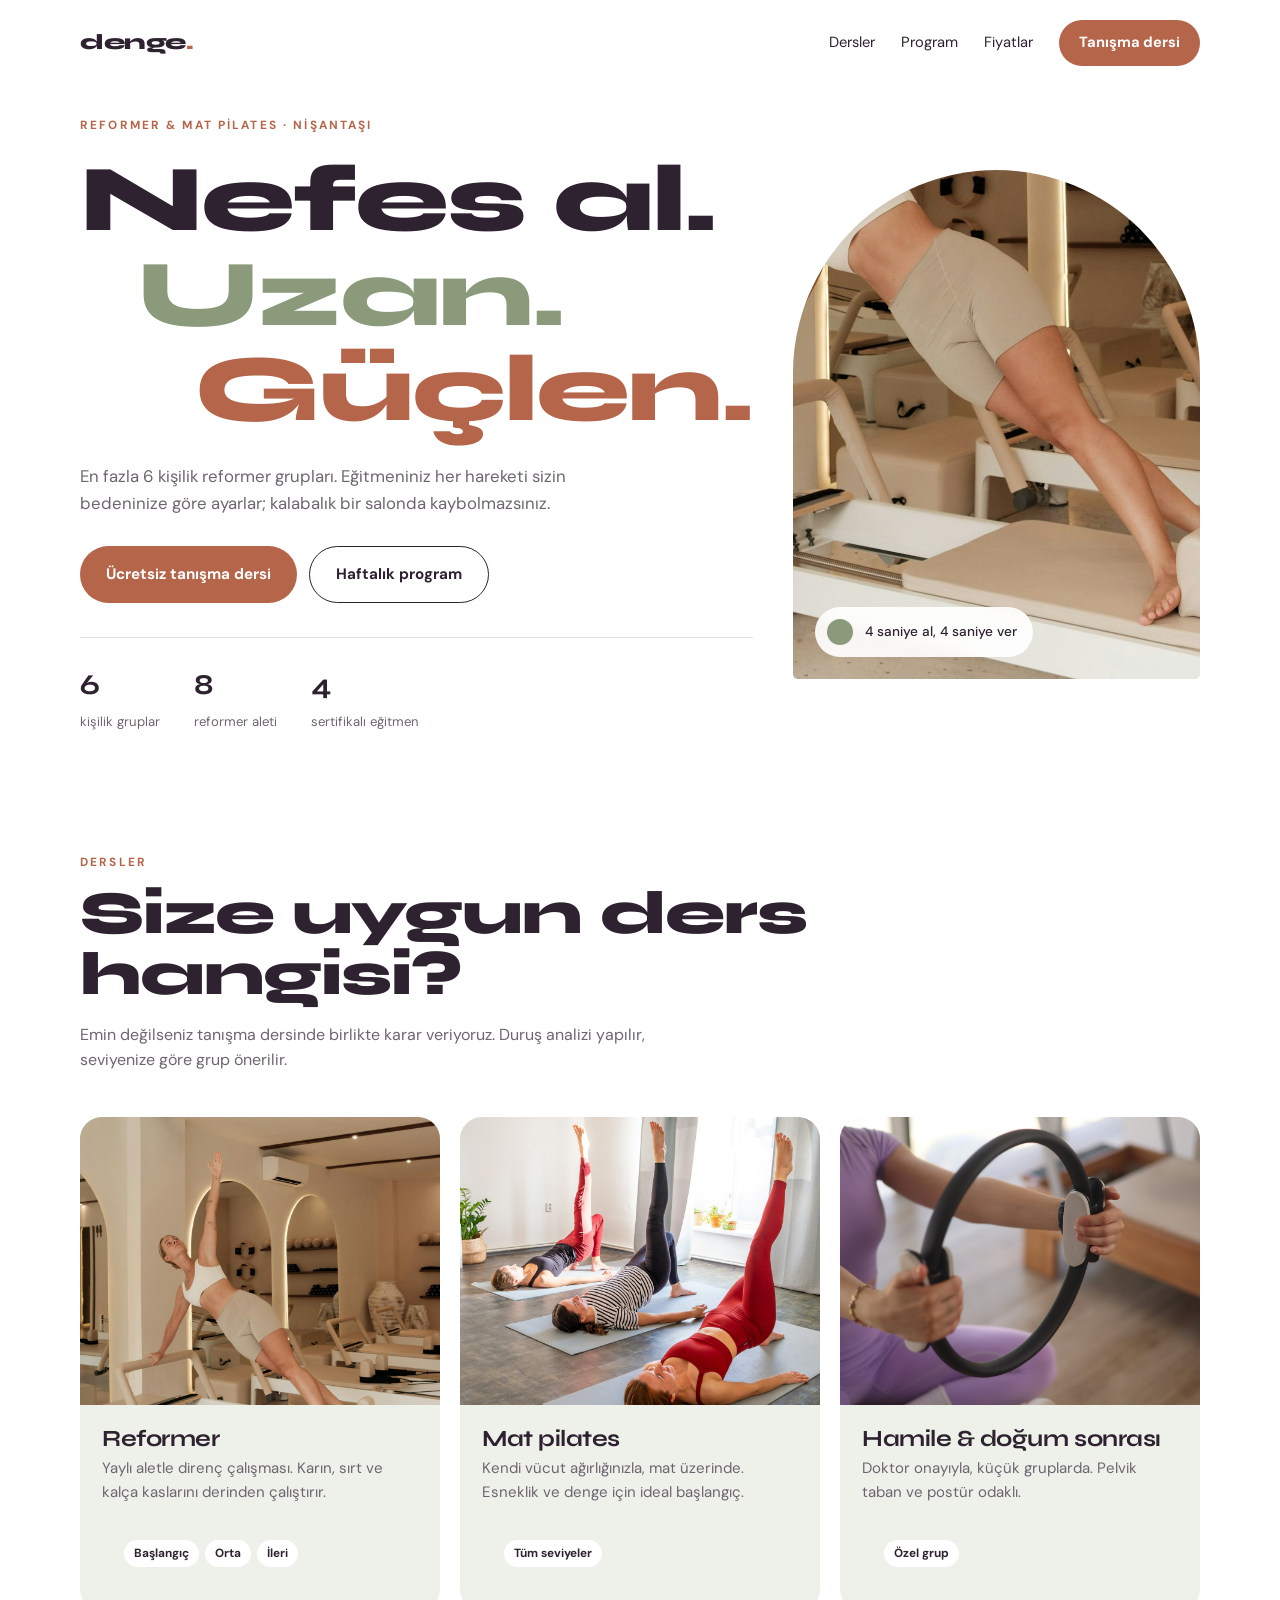
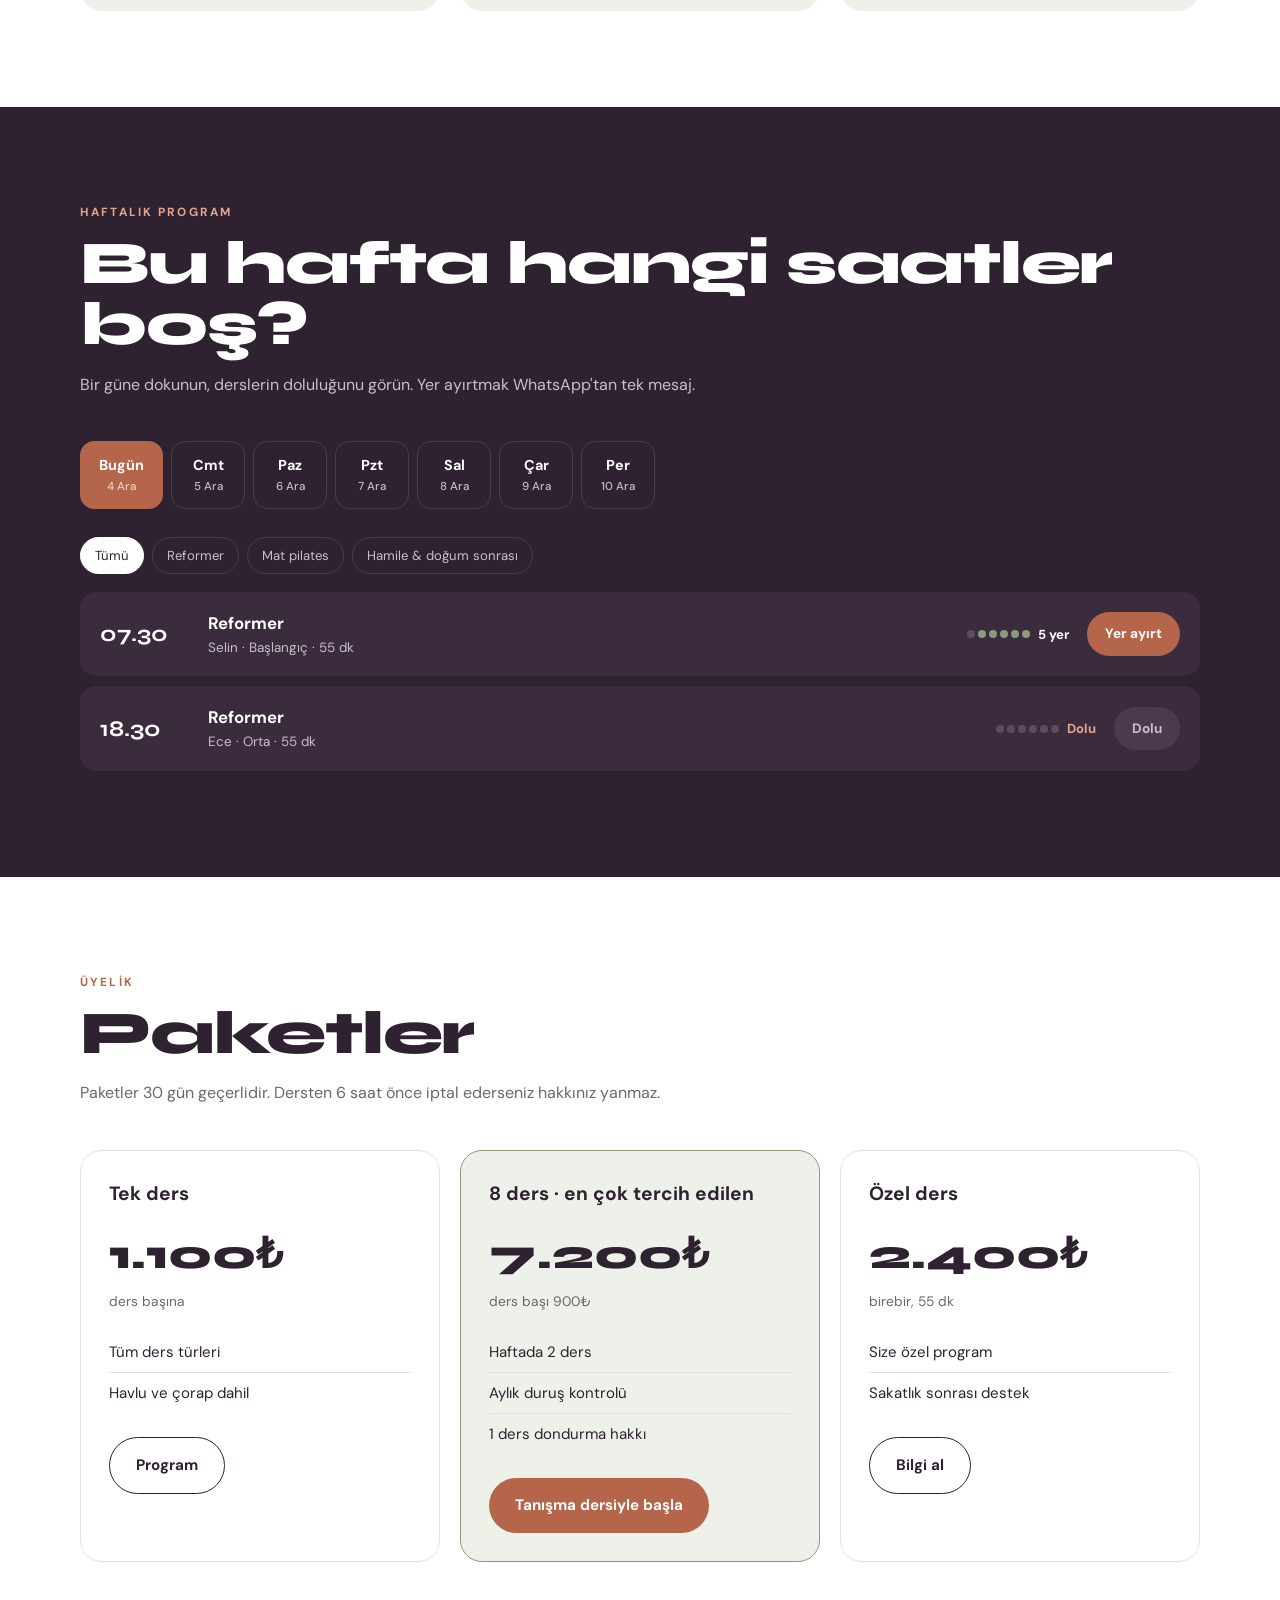
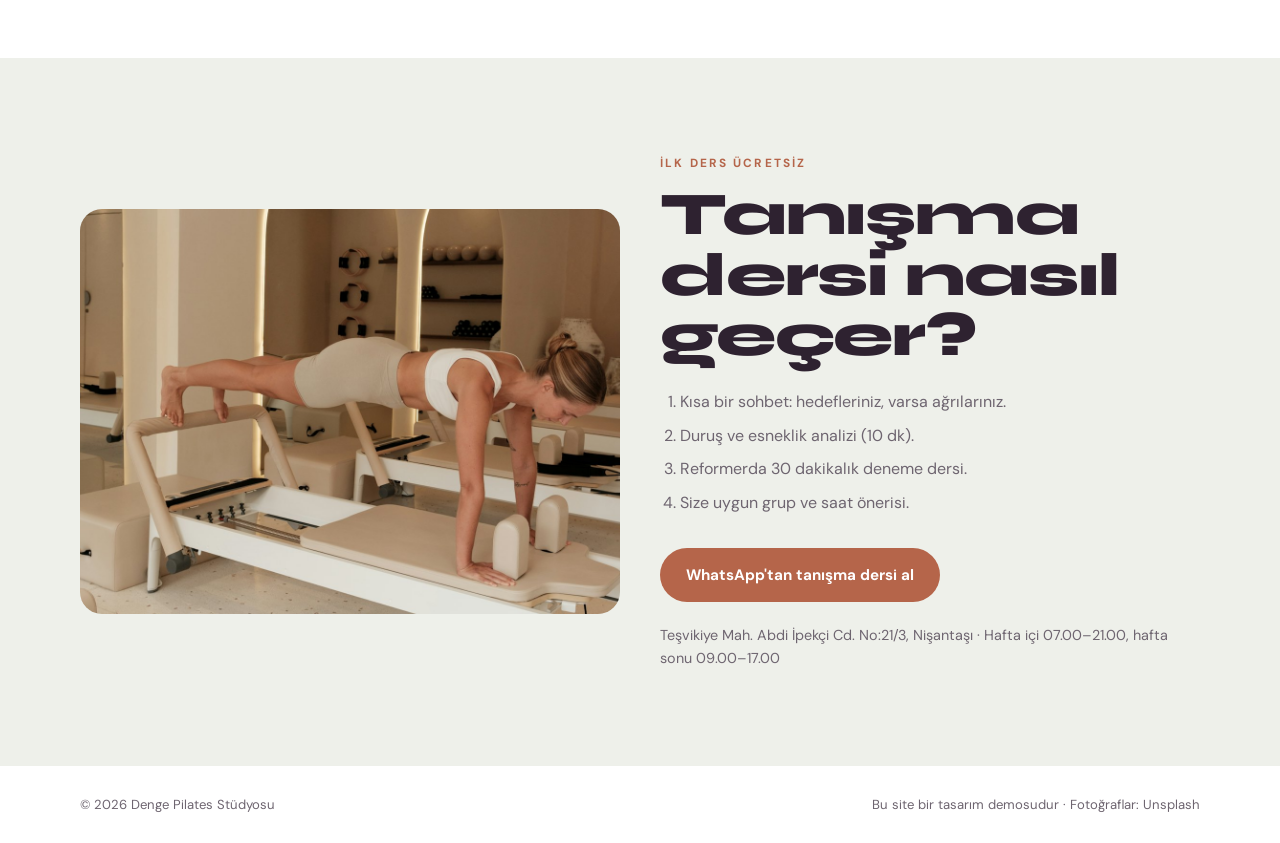
<file: pilates/index.html>
<!DOCTYPE html>
<html lang="tr">
<head>
<meta charset="UTF-8">
<meta name="viewport" content="width=device-width, initial-scale=1.0">
<title>Denge Pilates Stüdyosu — Nişantaşı</title>
<meta name="description" content="Nişantaşı'nda reformer ve mat pilates. Küçük gruplar, haftalık ders programı, ücretsiz tanışma dersi.">
<link rel="stylesheet" href="../fonts/syne.css"><link rel="stylesheet" href="../fonts/dm-sans.css">
<style>
:root{--plum:#2E2230;--clay:#B5654A;--sage:#8A9A7B;--mist:#EEF0EA;--white:#FFFFFF;--mut:#6E6570;--line:#E3E1DC}
*{margin:0;padding:0;box-sizing:border-box}
html{scroll-behavior:smooth}
body{font-family:'DM Sans',sans-serif;background:var(--white);color:var(--plum);line-height:1.6}
img{display:block;max-width:100%}
.s{font-family:'Syne',sans-serif;letter-spacing:-.02em;line-height:1}
.wrap{max-width:1160px;margin:0 auto;padding:0 20px}
.lbl{font-size:.74rem;font-weight:700;letter-spacing:.18em;text-transform:uppercase;color:var(--clay)}
a:focus-visible,button:focus-visible{outline:3px solid var(--clay);outline-offset:3px}
.btn{display:inline-flex;align-items:center;gap:8px;padding:15px 26px;border-radius:999px;text-decoration:none;font-weight:700;font-size:.95rem;border:0;cursor:pointer;transition:transform .15s,background .2s}
.btn:hover{transform:translateY(-2px)}
.btn.clay{background:var(--clay);color:#fff}
.btn.line{border:1.5px solid var(--plum);color:var(--plum)}

nav .wrap{display:flex;justify-content:space-between;align-items:center;padding-top:20px;padding-bottom:20px}
.logo{font-size:1.35rem;font-weight:800;text-decoration:none;color:var(--plum)}
.logo i{font-style:normal;color:var(--clay)}
nav .links{display:flex;gap:26px;align-items:center}
nav .links a{text-decoration:none;color:var(--plum);font-size:.92rem}
@media(max-width:760px){nav .links a:not(.btn){display:none}}

.hero .wrap{display:grid;grid-template-columns:1fr 1fr;gap:40px;align-items:center;padding-top:30px;padding-bottom:80px}
@media(max-width:860px){.hero .wrap{grid-template-columns:1fr}}
.hero h1{font-size:clamp(3rem,7.4vw,6.2rem);font-weight:800}
.hero h1 .w{display:block}
.hero h1 .w:nth-child(2){color:var(--sage);padding-left:.6em}
.hero h1 .w:nth-child(3){color:var(--clay);padding-left:1.2em}
.hero p{max-width:44ch;color:var(--mut);margin:26px 0 30px;font-size:1.05rem}
.arch{position:relative;border-radius:999px 999px 24px 24px;overflow:hidden;aspect-ratio:4/5;background:var(--mist)}
.arch img{width:100%;height:100%;object-fit:cover}
.breath{position:absolute;left:22px;bottom:22px;display:flex;align-items:center;gap:12px;background:rgba(255,255,255,.92);backdrop-filter:blur(6px);padding:12px 16px 12px 12px;border-radius:999px;font-size:.85rem;font-weight:500}
.breath i{width:26px;height:26px;border-radius:50%;background:var(--sage);animation:breath 8s ease-in-out infinite}
@keyframes breath{0%,100%{transform:scale(.6);opacity:.6}45%,55%{transform:scale(1);opacity:1}}
.stats{display:flex;gap:34px;flex-wrap:wrap;margin-top:34px;padding-top:24px;border-top:1px solid var(--line)}
.stats b{display:block;font-family:'Syne';font-size:1.8rem}
.stats span{font-size:.82rem;color:var(--mut)}

section{padding:96px 0}
h2.s{font-size:clamp(2.2rem,5.5vw,3.8rem);font-weight:800;margin:12px 0 16px}
.lead{max-width:56ch;color:var(--mut);margin-bottom:44px}

/* ders tipleri */
.types{display:grid;grid-template-columns:repeat(3,1fr);gap:20px}
@media(max-width:860px){.types{grid-template-columns:1fr}}
.type{border-radius:22px;overflow:hidden;background:var(--mist)}
.type img{aspect-ratio:5/4;object-fit:cover;width:100%}
.type div{padding:22px}
.type h3{font-size:1.45rem;font-weight:700}
.type p{color:var(--mut);font-size:.94rem;margin-top:6px}
.lv{display:flex;gap:6px;margin-top:14px;flex-wrap:wrap}
.lv span{font-size:.74rem;font-weight:700;padding:4px 10px;border-radius:999px;background:#fff}

/* program */
.sched{background:var(--plum);color:#fff}
.sched .lead{color:#C9BFCB}
.days{display:flex;gap:8px;overflow-x:auto;padding-bottom:6px;margin-bottom:22px;scrollbar-width:none}
.days button{flex:none;font:inherit;font-weight:700;font-size:.9rem;padding:12px 18px;border-radius:14px;border:1px solid #4A3A4C;background:transparent;color:#fff;cursor:pointer;min-width:74px;text-align:center}
.days button small{display:block;font-weight:500;font-size:.72rem;opacity:.7}
.days button[aria-pressed=true]{background:var(--clay);border-color:var(--clay)}
.filters{display:flex;gap:8px;margin-bottom:18px;flex-wrap:wrap}
.filters button{font:inherit;font-size:.82rem;padding:7px 14px;border-radius:999px;border:1px solid #4A3A4C;background:none;color:#C9BFCB;cursor:pointer}
.filters button[aria-pressed=true]{background:#fff;color:var(--plum);border-color:#fff}
.slot{display:grid;grid-template-columns:90px 1fr auto auto;gap:18px;align-items:center;padding:18px 20px;border-radius:16px;background:#3A2C3C;margin-bottom:10px}
@media(max-width:640px){.slot{grid-template-columns:70px 1fr;row-gap:10px}.slot .spots{grid-column:2}.slot a{grid-column:1 / -1;justify-content:center}}
.slot time{font-family:'Syne';font-size:1.4rem;font-weight:700}
.slot h3{font-size:1.05rem}
.slot p{font-size:.84rem;color:#C9BFCB}
.spots{font-size:.82rem;font-weight:700;display:flex;align-items:center;gap:8px}
.spots i{display:inline-flex;gap:3px}
.spots i b{width:8px;height:8px;border-radius:50%;background:#5E4B61}
.spots i b.f{background:var(--sage)}
.spots.full{color:#E7A38E}
.slot a{padding:11px 18px;font-size:.85rem}
.slot a.dis{background:#4A3A4C;color:#C9BFCB;pointer-events:none}
.empty{color:#C9BFCB;padding:22px;border:1px dashed #4A3A4C;border-radius:16px}

/* fiyat */
.plans{display:grid;grid-template-columns:repeat(3,1fr);gap:20px}
@media(max-width:860px){.plans{grid-template-columns:1fr}}
.plan{border:1px solid var(--line);border-radius:22px;padding:28px}
.plan.pop{background:var(--mist);border-color:var(--sage)}
.plan h3{font-size:1.2rem}
.plan .pr{font-family:'Syne';font-size:2.6rem;font-weight:800;margin:12px 0 2px}
.plan .per{color:var(--mut);font-size:.86rem}
.plan ul{list-style:none;margin:20px 0 24px;font-size:.94rem}
.plan li{padding:8px 0;border-bottom:1px solid var(--line)}
.plan li:last-child{border:0}

.first{background:var(--mist)}
.first .wrap{display:grid;grid-template-columns:1fr 1fr;gap:40px;align-items:center}
@media(max-width:860px){.first .wrap{grid-template-columns:1fr}}
.first img{border-radius:22px;aspect-ratio:4/3;object-fit:cover;width:100%}
.first ol{margin:18px 0 28px 20px;color:var(--mut)}
.first li{padding:4px 0}
footer{padding:28px 0;font-size:.82rem;color:var(--mut)}
footer .wrap{display:flex;justify-content:space-between;flex-wrap:wrap;gap:10px}
@media(prefers-reduced-motion:reduce){.breath i{animation:none}html{scroll-behavior:auto}}
</style>
</head>
<body>
<nav><div class="wrap"><a class="logo s" href="#">denge<i>.</i></a><div class="links"><a href="#dersler">Dersler</a><a href="#program">Program</a><a href="#fiyatlar">Fiyatlar</a><a class="btn clay" href="#tanisma" style="padding:11px 20px">Tanışma dersi</a></div></div></nav>

<header class="hero">
  <div class="wrap">
    <div>
      <div class="lbl">Reformer &amp; mat pilates · Nişantaşı</div>
      <h1 class="s" style="margin-top:18px"><span class="w">Nefes al.</span><span class="w">Uzan.</span><span class="w">Güçlen.</span></h1>
      <p>En fazla 6 kişilik reformer grupları. Eğitmeniniz her hareketi sizin bedeninize göre ayarlar; kalabalık bir salonda kaybolmazsınız.</p>
      <div style="display:flex;gap:12px;flex-wrap:wrap"><a class="btn clay" href="#tanisma">Ücretsiz tanışma dersi</a><a class="btn line" href="#program">Haftalık program</a></div>
      <div class="stats"><div><b>6</b><span>kişilik gruplar</span></div><div><b>8</b><span>reformer aleti</span></div><div><b>4</b><span>sertifikalı eğitmen</span></div></div>
    </div>
    <div class="arch"><img src="img/hero.jpg" alt="Kemerli, aydınlık stüdyoda reformer aletinde çalışan kadın" fetchpriority="high"><div class="breath"><i aria-hidden="true"></i>4 saniye al, 4 saniye ver</div></div>
  </div>
</header>

<section id="dersler" style="padding-top:40px">
  <div class="wrap">
    <div class="lbl">Dersler</div>
    <h2 class="s">Size uygun ders hangisi?</h2>
    <p class="lead">Emin değilseniz tanışma dersinde birlikte karar veriyoruz. Duruş analizi yapılır, seviyenize göre grup önerilir.</p>
    <div class="types">
      <article class="type"><img src="img/reformer.jpg" alt="Reformer aletinde esneme" loading="lazy"><div><h3 class="s">Reformer</h3><p>Yaylı aletle direnç çalışması. Karın, sırt ve kalça kaslarını derinden çalıştırır.</p><div class="lv"><span>Başlangıç</span><span>Orta</span><span>İleri</span></div></div></article>
      <article class="type"><img src="img/mat.jpg" alt="Matta pilates yapan grup" loading="lazy"><div><h3 class="s">Mat pilates</h3><p>Kendi vücut ağırlığınızla, mat üzerinde. Esneklik ve denge için ideal başlangıç.</p><div class="lv"><span>Tüm seviyeler</span></div></div></article>
      <article class="type"><img src="img/ring.jpg" alt="Pilates çemberi ile çalışma" loading="lazy"><div><h3 class="s">Hamile &amp; doğum sonrası</h3><p>Doktor onayıyla, küçük gruplarda. Pelvik taban ve postür odaklı.</p><div class="lv"><span>Özel grup</span></div></div></article>
    </div>
  </div>
</section>

<section id="program" class="sched">
  <div class="wrap">
    <div class="lbl" style="color:#E7A38E">Haftalık program</div>
    <h2 class="s">Bu hafta hangi saatler boş?</h2>
    <p class="lead">Bir güne dokunun, derslerin doluluğunu görün. Yer ayırtmak WhatsApp'tan tek mesaj.</p>
    <div class="days" id="days" role="group" aria-label="Gün seçimi"></div>
    <div class="filters" id="filters" role="group" aria-label="Ders türü"></div>
    <div id="slots"></div>
  </div>
</section>

<section id="fiyatlar">
  <div class="wrap">
    <div class="lbl">Üyelik</div>
    <h2 class="s">Paketler</h2>
    <p class="lead">Paketler 30 gün geçerlidir. Dersten 6 saat önce iptal ederseniz hakkınız yanmaz.</p>
    <div class="plans">
      <div class="plan"><h3>Tek ders</h3><div class="pr">1.100₺</div><div class="per">ders başına</div><ul><li>Tüm ders türleri</li><li>Havlu ve çorap dahil</li></ul><a class="btn line" href="#program">Program</a></div>
      <div class="plan pop"><h3>8 ders · en çok tercih edilen</h3><div class="pr">7.200₺</div><div class="per">ders başı 900₺</div><ul><li>Haftada 2 ders</li><li>Aylık duruş kontrolü</li><li>1 ders dondurma hakkı</li></ul><a class="btn clay" href="#tanisma">Tanışma dersiyle başla</a></div>
      <div class="plan"><h3>Özel ders</h3><div class="pr">2.400₺</div><div class="per">birebir, 55 dk</div><ul><li>Size özel program</li><li>Sakatlık sonrası destek</li></ul><a class="btn line" href="https://wa.me/905000000000?text=Birebir%20pilates%20dersi%20hakk%C4%B1nda%20bilgi%20almak%20istiyorum">Bilgi al</a></div>
    </div>
  </div>
</section>

<section id="tanisma" class="first">
  <div class="wrap">
    <img src="img/plank.jpg" alt="Reformerda plank hareketi" loading="lazy">
    <div>
      <div class="lbl">İlk ders ücretsiz</div>
      <h2 class="s">Tanışma dersi nasıl geçer?</h2>
      <ol><li>Kısa bir sohbet: hedefleriniz, varsa ağrılarınız.</li><li>Duruş ve esneklik analizi (10 dk).</li><li>Reformerda 30 dakikalık deneme dersi.</li><li>Size uygun grup ve saat önerisi.</li></ol>
      <a class="btn clay" href="https://wa.me/905000000000?text=Merhaba%2C%20%C3%BCcretsiz%20tan%C4%B1%C5%9Fma%20dersi%20almak%20istiyorum">WhatsApp'tan tanışma dersi al</a>
      <p style="margin-top:22px;font-size:.9rem;color:var(--mut)">Teşvikiye Mah. Abdi İpekçi Cd. No:21/3, Nişantaşı · Hafta içi 07.00–21.00, hafta sonu 09.00–17.00</p>
    </div>
  </div>
</section>
<footer><div class="wrap"><span>© 2026 Denge Pilates Stüdyosu</span><span>Bu site bir tasarım demosudur · Fotoğraflar: Unsplash</span></div></footer>
<script>
// [saat, ders, eğitmen, seviye, dolu, kapasite]
const P={1:[['07.30','Reformer','Selin','Başlangıç',4,6],['12.30','Mat pilates','Deniz','Tüm seviyeler',6,10],['18.30','Reformer','Selin','Orta',6,6],['20.00','Reformer','Ece','İleri',3,6]],
2:[['09.00','Hamile & doğum sonrası','Deniz','Özel grup',2,4],['18.00','Reformer','Ece','Başlangıç',5,6],['19.30','Mat pilates','Deniz','Tüm seviyeler',7,10]],
3:[['07.30','Reformer','Selin','Orta',2,6],['12.30','Reformer','Ece','Başlangıç',6,6],['18.30','Reformer','Selin','İleri',4,6]],
4:[['09.00','Hamile & doğum sonrası','Deniz','Özel grup',3,4],['18.00','Mat pilates','Deniz','Tüm seviyeler',4,10],['19.30','Reformer','Ece','Orta',5,6]],
5:[['07.30','Reformer','Selin','Başlangıç',1,6],['18.30','Reformer','Ece','Orta',6,6]],
6:[['10.00','Reformer','Selin','Başlangıç',3,6],['11.30','Mat pilates','Deniz','Tüm seviyeler',8,10],['13.00','Reformer','Ece','Orta',2,6]],
0:[['10.00','Reformer','Ece','Başlangıç',4,6],['11.30','Reformer','Selin','Orta',5,6]]};
const dayEl=document.getElementById('days'),slotEl=document.getElementById('slots'),filEl=document.getElementById('filters');
const wd=new Intl.DateTimeFormat('tr-TR',{weekday:'short'}),dm=new Intl.DateTimeFormat('tr-TR',{day:'numeric',month:'short'}),full=new Intl.DateTimeFormat('tr-TR',{weekday:'long',day:'numeric',month:'long'});
let sel=0,type='Tümü';const dates=[...Array(7)].map((_,i)=>{const d=new Date();d.setDate(d.getDate()+i);return d});
dates.forEach((d,i)=>{const b=document.createElement('button');b.innerHTML=(i===0?'Bugün':wd.format(d))+`<small>${dm.format(d)}</small>`;b.onclick=()=>{sel=i;render()};dayEl.append(b)});
['Tümü','Reformer','Mat pilates','Hamile & doğum sonrası'].forEach(t=>{const b=document.createElement('button');b.textContent=t;b.onclick=()=>{type=t;render()};filEl.append(b)});
function render(){
 [...dayEl.children].forEach((b,i)=>b.setAttribute('aria-pressed',i===sel));
 [...filEl.children].forEach(b=>b.setAttribute('aria-pressed',b.textContent===type));
 const d=dates[sel],list=(P[d.getDay()]||[]).filter(s=>type==='Tümü'||s[1]===type);
 slotEl.innerHTML=list.length?list.map(([t,n,e,l,f,c])=>{const isFull=f>=c,msg=encodeURIComponent(`Merhaba, ${full.format(d)} ${t} ${n} (${e}) dersine yer ayırtmak istiyorum.`);
  return `<div class="slot"><time>${t}</time><div><h3>${n}</h3><p>${e} · ${l} · 55 dk</p></div><div class="spots${isFull?' full':''}"><i>${[...Array(c)].map((_,k)=>`<b class="${k<f?'':'f'}"></b>`).join('')}</i>${isFull?'Dolu':(c-f)+' yer'}</div><a class="btn ${isFull?'dis':'clay'}" href="${isFull?'#':'https://wa.me/905000000000?text='+msg}">${isFull?'Dolu':'Yer ayırt'}</a></div>`}).join('')
 :'<div class="empty">Bu gün seçtiğiniz türde ders yok. Başka bir gün deneyin.</div>';
}
render();
</script>
</body>
</html>
</file>
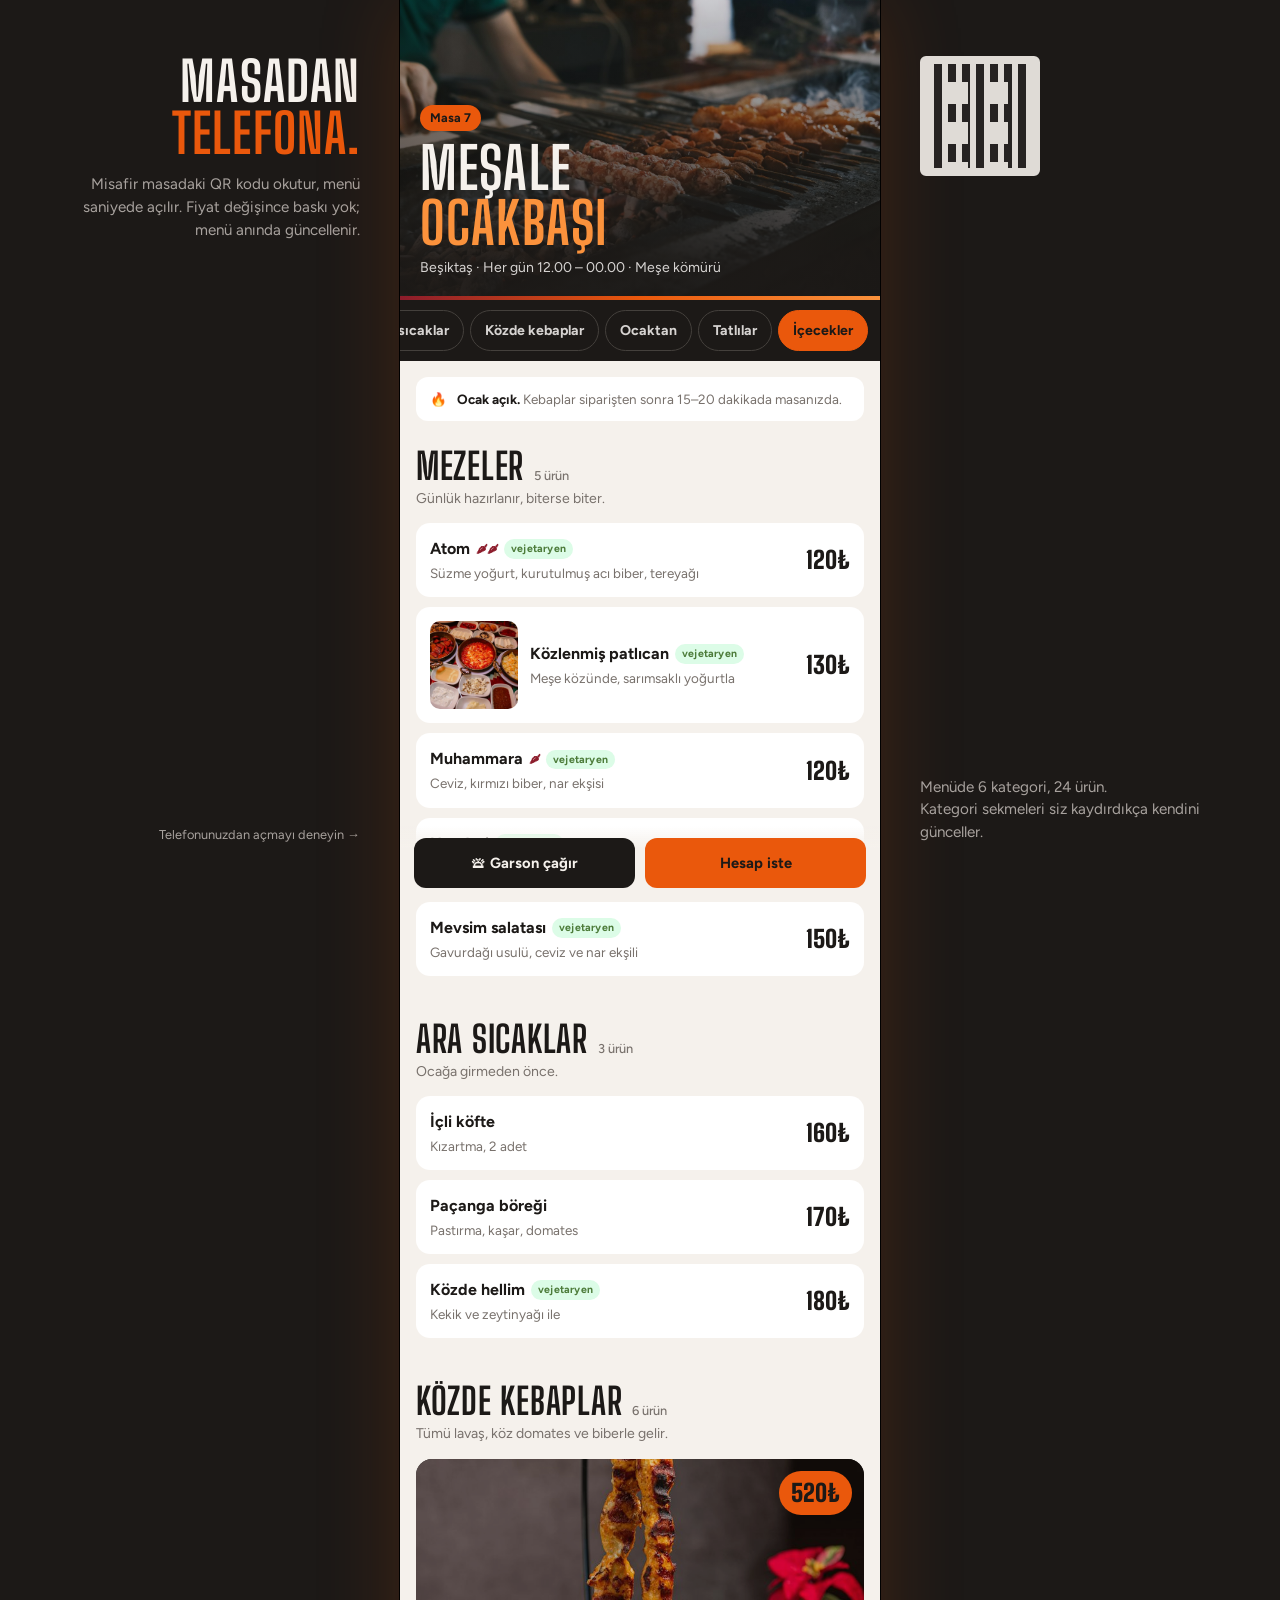
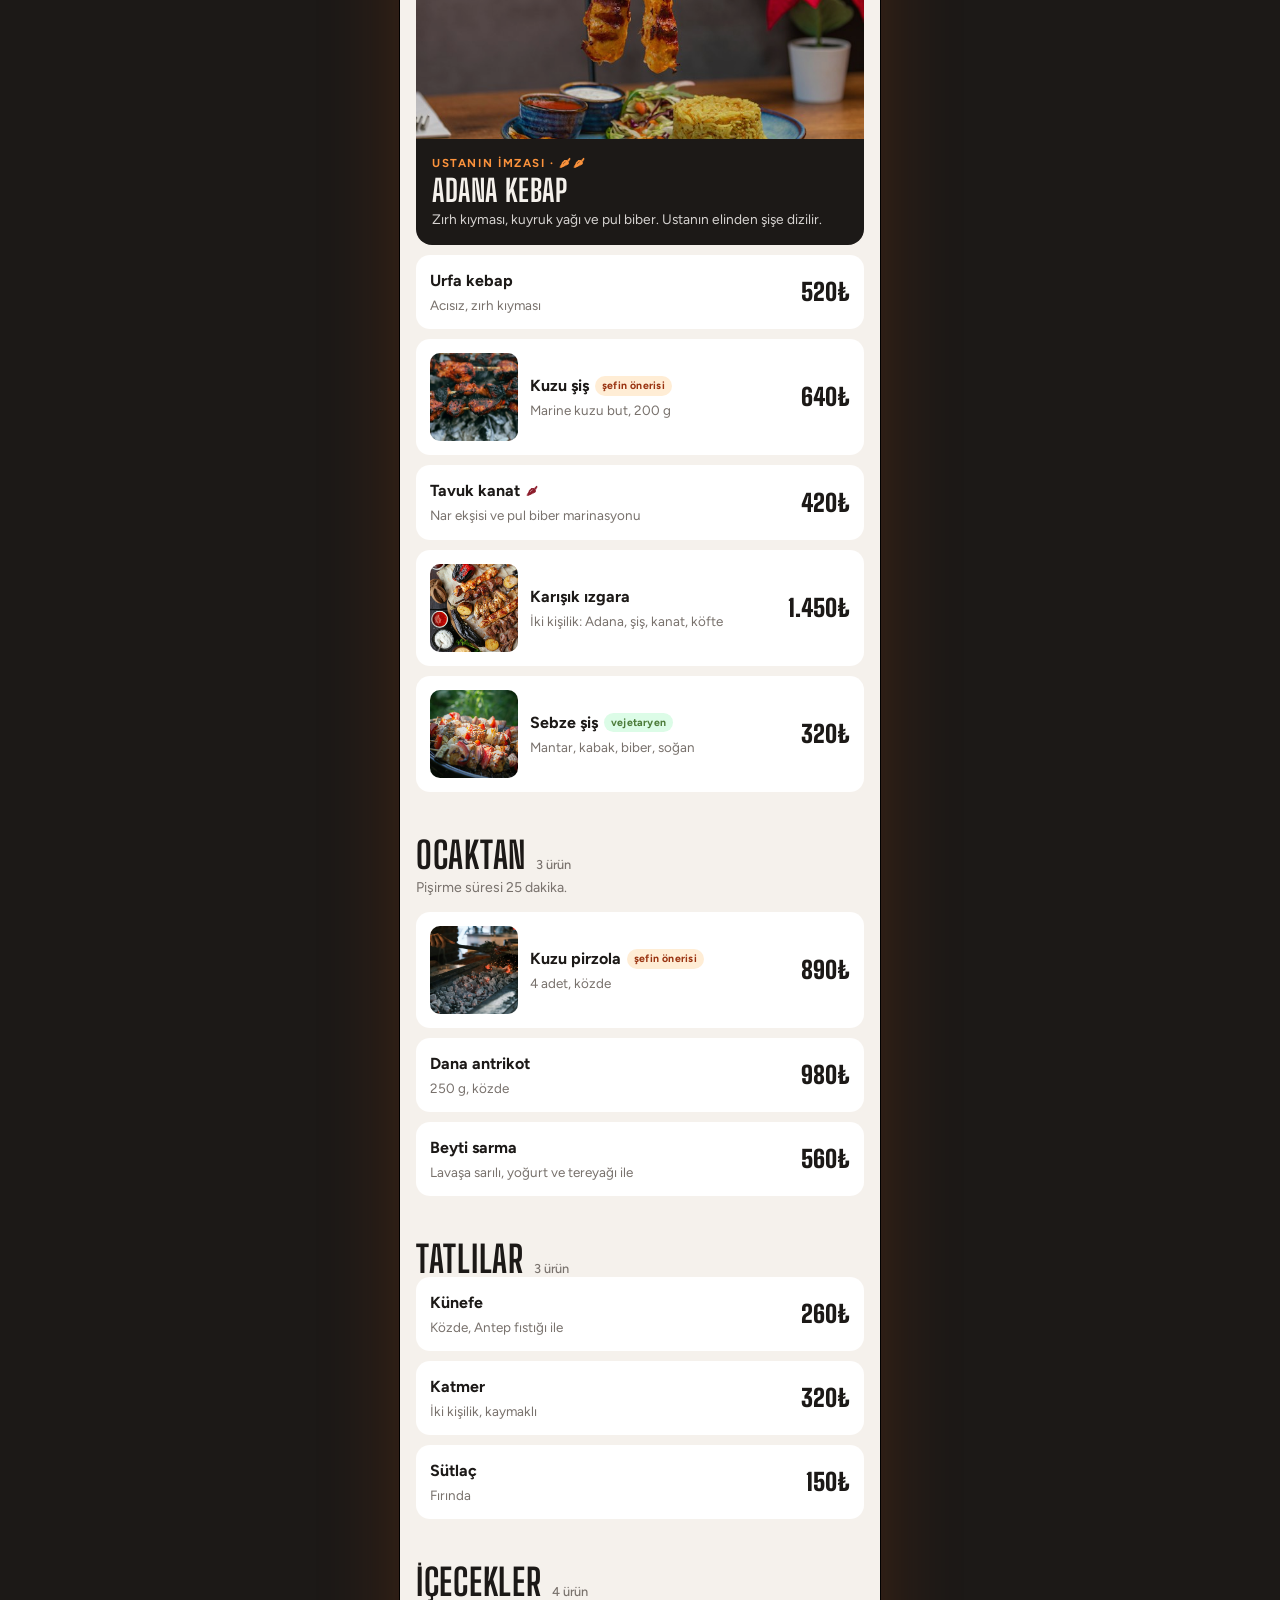
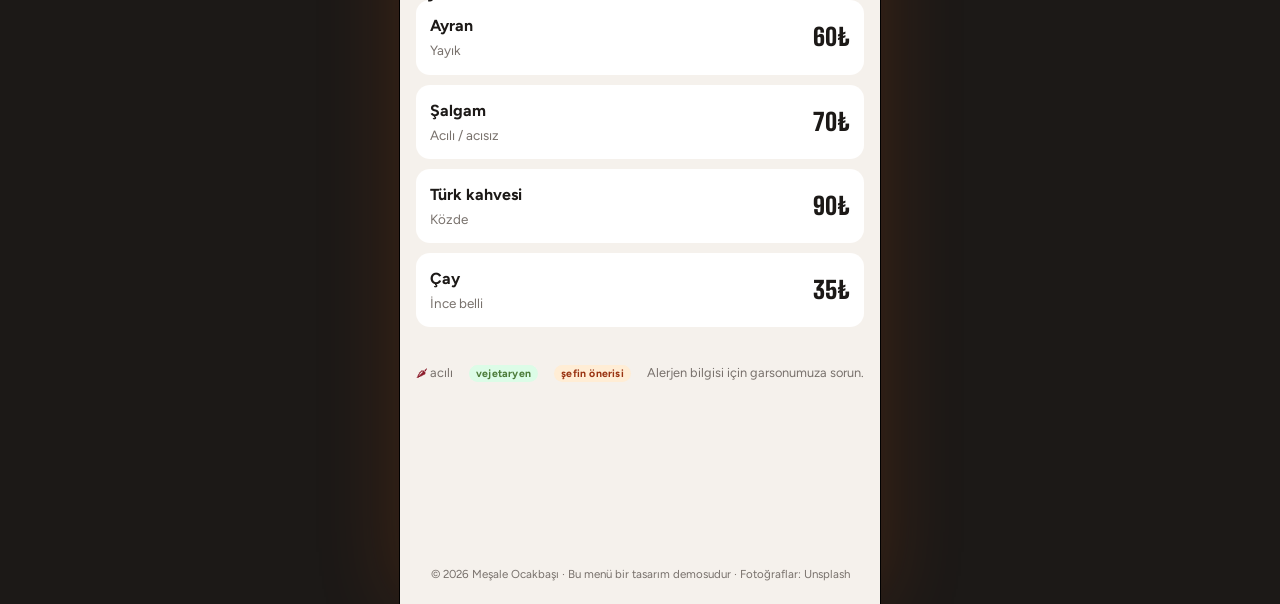
<file: qr-menu/index.html>
<!DOCTYPE html>
<html lang="tr">
<head>
<meta charset="UTF-8">
<meta name="viewport" content="width=device-width, initial-scale=1.0">
<title>Meşale Ocakbaşı — Dijital Menü</title>
<meta name="description" content="Meşale Ocakbaşı QR menüsü: mezeler, közde kebaplar, tatlılar ve içecekler.">
<meta name="theme-color" content="#1C1917">
<link rel="stylesheet" href="../fonts/big-shoulders-display.css"><link rel="stylesheet" href="../fonts/figtree.css">
<style>
:root{--coal:#1C1917;--coal2:#292524;--ash:#F5F1EC;--ember:#EA580C;--ember2:#FB923C;--sumac:#8C1C2B;--parsley:#4D7C3A;--mut:#78716C}
*{margin:0;padding:0;box-sizing:border-box}
html{scroll-behavior:smooth;scroll-padding-top:64px}
body{font-family:'Figtree',sans-serif;background:var(--coal);color:var(--coal);line-height:1.5}
img{display:block;max-width:100%}
.bs{font-family:'Big Shoulders Display',sans-serif;text-transform:uppercase;letter-spacing:.02em;line-height:.95}
button,a{-webkit-tap-highlight-color:transparent}
a:focus-visible,button:focus-visible{outline:3px solid var(--ember2);outline-offset:2px}

.layout{display:grid;grid-template-columns:1fr minmax(0,480px) 1fr;min-height:100vh}
.side{color:var(--ash);padding:56px 40px;position:sticky;top:0;height:100vh;display:flex;flex-direction:column;justify-content:space-between}
.side.l{align-items:flex-end;text-align:right}
.side h2{font-size:3.4rem;color:var(--ash)}
.side h2 span{color:var(--ember)}
.side p{color:#A8A29E;max-width:28ch;margin-top:14px;font-size:.95rem}
.qr{width:120px;height:120px;background:
 conic-gradient(from 90deg at 18px 18px,var(--ash) 25%,transparent 0) 0 0/40px 40px,
 repeating-linear-gradient(90deg,var(--ash) 0 6px,transparent 6px 14px),
 var(--coal2);border:8px solid var(--ash);border-radius:6px;opacity:.9}
.side small{color:#A8A29E;font-size:.8rem}
@media(max-width:1000px){.layout{display:block}.side{display:none}}

.app{background:var(--ash);min-height:100vh;position:relative;box-shadow:0 0 0 1px #000,0 0 80px rgba(234,88,12,.18)}
.head{position:relative;height:300px;color:var(--ash);overflow:hidden}
.head img{position:absolute;inset:0;width:100%;height:100%;object-fit:cover}
.head::after{content:"";position:absolute;inset:0;background:linear-gradient(180deg,rgba(28,25,23,.15),rgba(28,25,23,.95) 88%)}
.head .in{position:absolute;left:20px;right:20px;bottom:22px;z-index:2}
.head .tbl{display:inline-block;background:var(--ember);color:var(--coal);font-weight:700;font-size:.78rem;padding:4px 10px;border-radius:999px;margin-bottom:10px}
.head h1{font-size:3.6rem}
.head h1 span{color:var(--ember2)}
.head p{font-size:.88rem;color:#D6D3D1;margin-top:6px}
.glow{position:absolute;left:0;right:0;bottom:0;height:4px;z-index:3;background:linear-gradient(90deg,var(--sumac),var(--ember),var(--ember2),var(--ember),var(--sumac));background-size:200% 100%;animation:glow 4s linear infinite}
@keyframes glow{to{background-position:200% 0}}

.tabs{position:sticky;top:0;z-index:10;background:var(--coal);display:flex;gap:6px;overflow-x:auto;padding:10px 12px;scrollbar-width:none}
.tabs::-webkit-scrollbar{display:none}
.tabs a{flex:none;color:#D6D3D1;text-decoration:none;font-weight:700;font-size:.88rem;padding:9px 14px;border-radius:999px;border:1px solid #44403C;transition:.2s}
.tabs a.on{background:var(--ember);border-color:var(--ember);color:var(--coal)}

.note{margin:16px 16px 0;background:#fff;border-radius:12px;padding:12px 14px;font-size:.84rem;color:var(--mut);display:flex;gap:10px;align-items:center}
.note b{color:var(--coal)}
.cat{padding:28px 16px 8px}
.cat h2{font-size:2.3rem;display:flex;align-items:baseline;gap:10px}
.cat h2 small{font-family:'Figtree';font-size:.8rem;font-weight:500;color:var(--mut);text-transform:none;letter-spacing:0}
.cat .desc{color:var(--mut);font-size:.88rem;margin:4px 0 14px}
.item{display:grid;grid-template-columns:1fr auto;gap:12px;background:#fff;border-radius:14px;padding:14px;margin-bottom:10px;align-items:center}
.item.has-img{grid-template-columns:88px 1fr auto}
.item img{width:88px;height:88px;border-radius:10px;object-fit:cover}
.item h3{font-size:1rem;font-weight:700;display:flex;align-items:center;gap:6px;flex-wrap:wrap}
.item p{font-size:.84rem;color:var(--mut);margin-top:2px}
.item .price{font-family:'Big Shoulders Display';font-weight:900;font-size:1.5rem;color:var(--coal);white-space:nowrap}
.hot{color:var(--sumac);font-size:.72rem;letter-spacing:-1px}
.b{font-size:.66rem;font-weight:700;padding:2px 7px;border-radius:999px;background:#FFEDD5;color:#9A3412;letter-spacing:.02em}
.b.v{background:#DCFCE7;color:var(--parsley)}
.feature{margin:0 0 10px;border-radius:16px;overflow:hidden;background:var(--coal);color:var(--ash);position:relative}
.feature img{width:100%;aspect-ratio:16/10;object-fit:cover;opacity:.85}
.feature .in{padding:16px}
.feature .tag{font-size:.72rem;font-weight:700;color:var(--ember2);letter-spacing:.14em;text-transform:uppercase}
.feature h3{font-size:1.9rem;margin:4px 0}
.feature p{color:#D6D3D1;font-size:.86rem}
.feature .price{position:absolute;top:12px;right:12px;background:var(--ember);color:var(--coal);font-family:'Big Shoulders Display';font-weight:900;font-size:1.5rem;padding:4px 12px;border-radius:999px}
.legend{padding:18px 16px 110px;color:var(--mut);font-size:.8rem;display:flex;flex-wrap:wrap;gap:8px 16px}
.dock{position:sticky;bottom:0;z-index:10;display:grid;grid-template-columns:1fr 1fr;gap:10px;padding:12px 14px calc(12px + env(safe-area-inset-bottom));background:linear-gradient(180deg,rgba(245,241,236,0),var(--ash) 30%)}
.dock a{display:flex;align-items:center;justify-content:center;gap:8px;padding:14px;border-radius:12px;text-decoration:none;font-weight:700;font-size:.92rem}
.dock .w{background:var(--coal);color:var(--ash)}
.dock .o{background:var(--ember);color:var(--coal)}
footer{text-align:center;font-size:.72rem;color:var(--mut);padding:0 16px 20px}
@media(prefers-reduced-motion:reduce){.glow{animation:none}html{scroll-behavior:auto}}
</style>
</head>
<body>
<div class="layout">
  <aside class="side l">
    <div><h2 class="bs">Masadan<br><span>telefona.</span></h2><p>Misafir masadaki QR kodu okutur, menü saniyede açılır. Fiyat değişince baskı yok; menü anında güncellenir.</p></div>
    <small>Telefonunuzdan açmayı deneyin →</small>
  </aside>
  <main class="app">
    <header class="head">
      <img src="img/hero.jpg" alt="Közde pişen şişler ve ocakbaşı ustası" fetchpriority="high">
      <div class="in">
        <span class="tbl">Masa 7</span>
        <h1 class="bs">Meşale<br><span>Ocakbaşı</span></h1>
        <p>Beşiktaş · Her gün 12.00 – 00.00 · Meşe kömürü</p>
      </div>
      <div class="glow"></div>
    </header>
    <nav class="tabs" id="tabs" aria-label="Menü kategorileri"></nav>
    <div class="note">🔥 <span><b>Ocak açık.</b> Kebaplar siparişten sonra 15–20 dakikada masanızda.</span></div>
    <div id="menu"></div>
    <div class="legend"><span><span class="hot">🌶</span> acılı</span><span><span class="b v">vejetaryen</span></span><span><span class="b">şefin önerisi</span></span><span>Alerjen bilgisi için garsonumuza sorun.</span></div>
    <div class="dock">
      <a class="w" href="https://wa.me/905000000000?text=Masa%207%20i%C3%A7in%20garson%20rica%20ediyoruz">🛎 Garson çağır</a>
      <a class="o" href="https://wa.me/905000000000?text=Masa%207%20hesap%20l%C3%BCtfen">Hesap iste</a>
    </div>
    <footer>© 2026 Meşale Ocakbaşı · Bu menü bir tasarım demosudur · Fotoğraflar: Unsplash</footer>
  </main>
  <aside class="side">
    <div class="qr" role="img" aria-label="QR kod örneği"></div>
    <div><p>Menüde 6 kategori, 24 ürün.<br>Kategori sekmeleri siz kaydırdıkça kendini günceller.</p></div>
  </aside>
</div>
<script>
const M=[
 {id:'mezeler',t:'Mezeler',d:'Günlük hazırlanır, biterse biter.',items:[
  ['Atom','Süzme yoğurt, kurutulmuş acı biber, tereyağı',120,{hot:2,v:1}],
  ['Közlenmiş patlıcan','Meşe közünde, sarımsaklı yoğurtla',130,{v:1,img:'meze'}],
  ['Muhammara','Ceviz, kırmızı biber, nar ekşisi',120,{hot:1,v:1}],
  ['Haydari','Yoğurt, taze nane, dereotu',100,{v:1}],
  ['Mevsim salatası','Gavurdağı usulü, ceviz ve nar ekşili',150,{v:1}]]},
 {id:'ara',t:'Ara sıcaklar',d:'Ocağa girmeden önce.',items:[
  ['İçli köfte','Kızartma, 2 adet',160,{}],
  ['Paçanga böreği','Pastırma, kaşar, domates',170,{}],
  ['Közde hellim','Kekik ve zeytinyağı ile',180,{v:1}]]},
 {id:'kebaplar',t:'Közde kebaplar',d:'Tümü lavaş, köz domates ve biberle gelir.',feature:['Adana kebap','Zırh kıyması, kuyruk yağı ve pul biber. Ustanın elinden şişe dizilir.',520,'adana'],items:[
  ['Urfa kebap','Acısız, zırh kıyması',520,{}],
  ['Kuzu şiş','Marine kuzu but, 200 g',640,{img:'sis',chef:1}],
  ['Tavuk kanat','Nar ekşisi ve pul biber marinasyonu',420,{hot:1}],
  ['Karışık ızgara','İki kişilik: Adana, şiş, kanat, köfte',1450,{img:'tabak'}],
  ['Sebze şiş','Mantar, kabak, biber, soğan',320,{v:1,img:'sebze'}]]},
 {id:'ocak',t:'Ocaktan',d:'Pişirme süresi 25 dakika.',items:[
  ['Kuzu pirzola','4 adet, közde',890,{chef:1,img:'kor'}],
  ['Dana antrikot','250 g, közde',980,{}],
  ['Beyti sarma','Lavaşa sarılı, yoğurt ve tereyağı ile',560,{}]]},
 {id:'tatlilar',t:'Tatlılar',d:'',items:[
  ['Künefe','Közde, Antep fıstığı ile',260,{}],
  ['Katmer','İki kişilik, kaymaklı',320,{}],
  ['Sütlaç','Fırında',150,{}]]},
 {id:'icecekler',t:'İçecekler',d:'',items:[
  ['Ayran','Yayık',60,{}],
  ['Şalgam','Acılı / acısız',70,{}],
  ['Türk kahvesi','Közde',90,{}],
  ['Çay','İnce belli',35,{}]]}
];
const esc=s=>s.replace(/[&<>]/g,c=>({'&':'&amp;','<':'&lt;','>':'&gt;'}[c]));
const tags=o=>(o.hot?`<span class="hot" aria-label="acılı">${'🌶'.repeat(o.hot)}</span>`:'')+(o.v?'<span class="b v">vejetaryen</span>':'')+(o.chef?'<span class="b">şefin önerisi</span>':'');
document.getElementById('tabs').innerHTML=M.map(c=>`<a href="#${c.id}">${c.t}</a>`).join('');
document.getElementById('menu').innerHTML=M.map(c=>`<section class="cat" id="${c.id}"><h2 class="bs">${c.t}<small>${c.items.length+(c.feature?1:0)} ürün</small></h2>${c.d?`<p class="desc">${c.d}</p>`:''}`+
 (c.feature?`<article class="feature"><img src="img/${c.feature[3]}.jpg" alt="${esc(c.feature[0])}" loading="lazy"><span class="price">${c.feature[2]}₺</span><div class="in"><div class="tag">Ustanın imzası · 🌶🌶</div><h3 class="bs">${c.feature[0]}</h3><p>${c.feature[1]}</p></div></article>`:'')+
 c.items.map(([n,d,p,o])=>`<article class="item${o.img?' has-img':''}">${o.img?`<img src="img/${o.img}.jpg" alt="${esc(n)}" loading="lazy">`:''}<div><h3>${esc(n)} ${tags(o)}</h3><p>${esc(d)}</p></div><span class="price">${p.toLocaleString('tr-TR')}₺</span></article>`).join('')+'</section>').join('');
// kaydırırken aktif sekmeyi güncelle
const links=[...document.querySelectorAll('#tabs a')];
const io=new IntersectionObserver(es=>es.forEach(e=>{if(e.isIntersecting){links.forEach(l=>l.classList.toggle('on',l.hash==='#'+e.target.id));const on=links.find(l=>l.hash==='#'+e.target.id);on&&on.scrollIntoView({inline:'center',block:'nearest'});}}),{rootMargin:'-70px 0px -70% 0px'});
document.querySelectorAll('.cat').forEach(s=>io.observe(s));
</script>
</body>
</html>
</file>
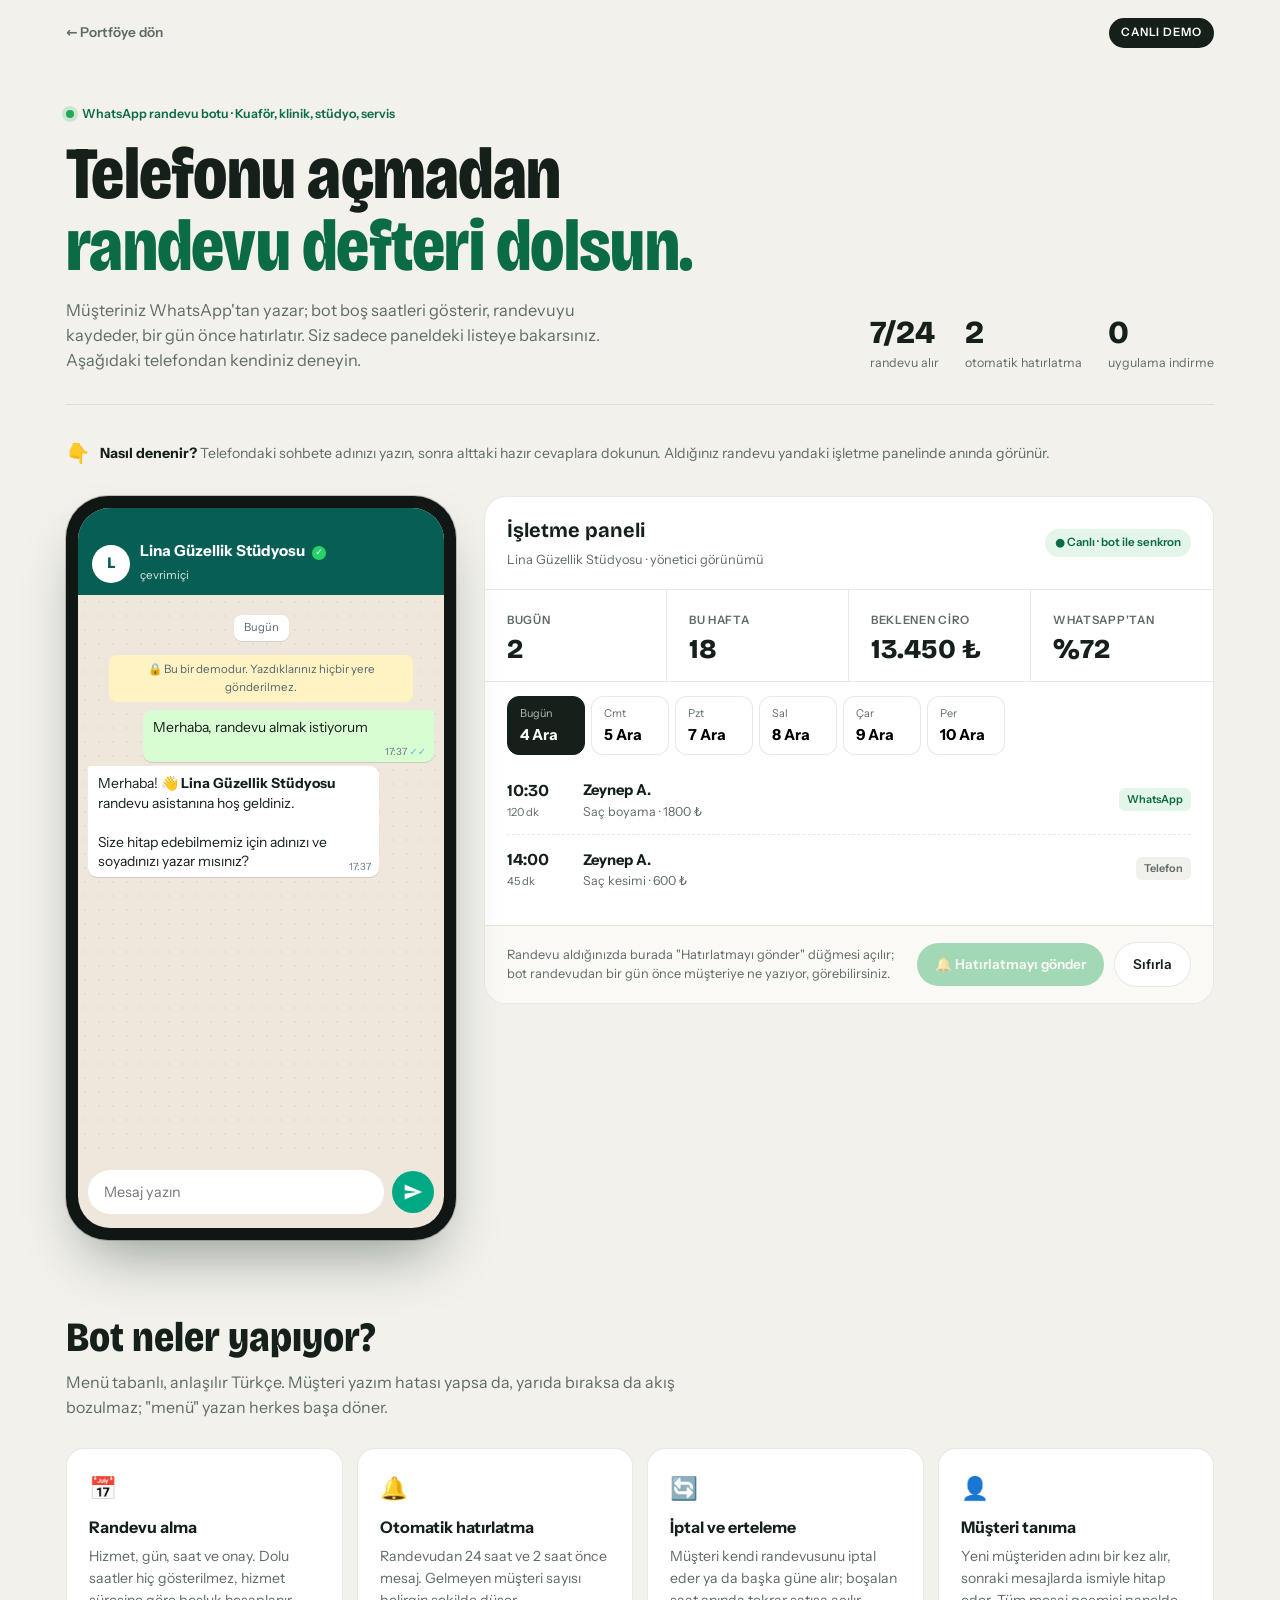
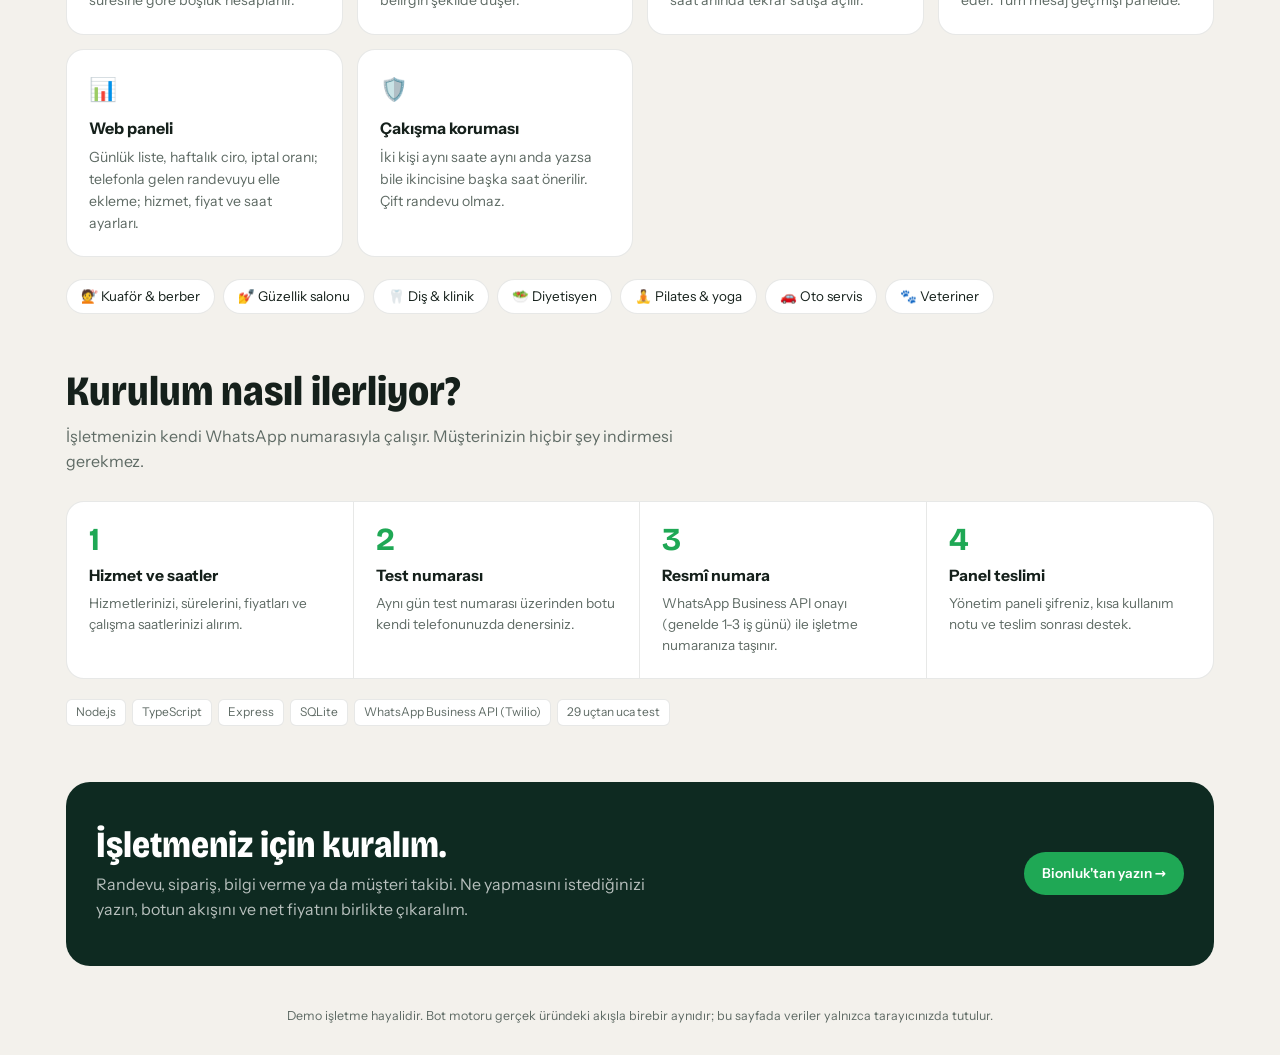
<file: whatsapp-bot/index.html>
<!DOCTYPE html>
<html lang="tr">
<head>
<meta charset="UTF-8">
<meta name="viewport" content="width=device-width, initial-scale=1.0">
<title>Randevu Asistanı — WhatsApp Bot Demosu</title>
<meta name="description" content="WhatsApp üzerinden randevu alan, hatırlatan ve işletme paneline yazan bot. Tarayıcıda deneyin.">
<link rel="stylesheet" href="../fonts/bricolage-grotesque.css"><link rel="stylesheet" href="../fonts/instrument-sans.css">
<style>
:root{
  --bg:#F3F1EC;--ink:#15201B;--mut:#5F6B65;--line:rgba(21,32,27,.1);
  --wa:#1FA855;--wa-dk:#0B6B45;--wa-bg:#EFE7DC;--out:#D9FDD3;--in:#FFFFFF;
  --card:#FFFFFF;--acc:#0B6B45;--warn:#C2410C;
}
*{margin:0;padding:0;box-sizing:border-box}
html{scroll-behavior:smooth}
body{font-family:'Instrument Sans',system-ui,sans-serif;background:var(--bg);color:var(--ink);line-height:1.55;-webkit-font-smoothing:antialiased}
.wrap{max-width:1180px;margin:0 auto;padding:0 16px}
a{color:var(--acc)}
button{font:inherit;cursor:pointer}
:focus-visible{outline:3px solid var(--wa);outline-offset:2px}

/* top bar */
.top{display:flex;justify-content:space-between;align-items:center;padding:18px 0}
.back{font-size:.85rem;font-weight:600;text-decoration:none;color:var(--mut)}
.back:hover{color:var(--ink)}
.pill{font-size:.72rem;font-weight:600;letter-spacing:.08em;text-transform:uppercase;background:var(--ink);color:#fff;padding:6px 12px;border-radius:999px}

/* hero */
.hero{display:grid;grid-template-columns:1fr auto;gap:30px;align-items:end;padding:34px 0 30px;border-bottom:1px solid var(--line)}
.eyebrow{display:inline-flex;align-items:center;gap:8px;font-size:.78rem;font-weight:600;color:var(--wa-dk);margin-bottom:14px}
.eyebrow i{width:8px;height:8px;border-radius:50%;background:var(--wa);box-shadow:0 0 0 4px rgba(31,168,85,.18);animation:pulse 2s infinite}
@keyframes pulse{50%{box-shadow:0 0 0 8px rgba(31,168,85,0)}}
h1{font-family:'Bricolage Grotesque',sans-serif;font-weight:800;font-stretch:82%;font-size:clamp(2.3rem,6.4vw,4.6rem);line-height:.98;letter-spacing:-.01em}
h1 em{font-style:normal;color:var(--wa-dk)}
.lead{color:var(--mut);max-width:52ch;margin-top:16px;font-size:1.02rem}
.hero-stats{display:flex;gap:26px}
.hero-stats b{display:block;font-family:'Bricolage Grotesque',sans-serif;font-size:2rem;font-weight:800;line-height:1}
.hero-stats span{font-size:.78rem;color:var(--mut)}

/* stage */
.stage{display:grid;grid-template-columns:390px 1fr;gap:28px;padding:34px 0 20px;align-items:start}
.hint{grid-column:1/-1;display:flex;gap:10px;align-items:center;font-size:.88rem;color:var(--mut)}
.hint b{color:var(--ink)}
.hint .arrow{font-size:1.2rem}

/* phone */
.phone{background:#101614;border-radius:42px;padding:12px;box-shadow:0 30px 60px -20px rgba(11,40,30,.45),0 0 0 1px rgba(0,0,0,.2);position:sticky;top:16px}
.screen{border-radius:32px;overflow:hidden;height:min(720px,calc(100vh - 60px));min-height:560px;display:flex;flex-direction:column;background:var(--wa-bg)}
.wa-head{background:#075E54;color:#fff;display:flex;align-items:center;gap:10px;padding:34px 14px 10px}
.wa-head .av{width:38px;height:38px;border-radius:50%;background:#fff;color:#075E54;display:grid;place-items:center;font-family:'Bricolage Grotesque';font-weight:800;font-size:1rem;flex:none}
.wa-head b{display:block;font-size:.95rem;line-height:1.2}
.wa-head small{font-size:.72rem;opacity:.85}
.wa-head .ver{display:inline-grid;place-items:center;width:14px;height:14px;background:#25D366;border-radius:50%;font-size:.55rem;margin-left:4px;vertical-align:1px}
.chat{flex:1;overflow-y:auto;padding:14px 10px 6px;display:flex;flex-direction:column;gap:4px;
  background-color:var(--wa-bg);
  background-image:radial-gradient(rgba(120,100,70,.08) 1px,transparent 1.4px);background-size:14px 14px}
.day-chip{align-self:center;background:#fff;color:#54656F;font-size:.7rem;padding:4px 10px;border-radius:8px;margin:6px 0;box-shadow:0 1px .5px rgba(0,0,0,.1)}
.sys{align-self:center;background:#FFF3C4;color:#54656F;font-size:.72rem;padding:6px 10px;border-radius:8px;text-align:center;max-width:88%;margin:4px 0}
.msg::after{content:"";display:inline-block;width:40px;height:1px}
.msg.out::after{width:56px}
.msg{max-width:84%;padding:7px 10px 6px;border-radius:9px;font-size:.87rem;line-height:1.4;position:relative;white-space:pre-wrap;word-wrap:break-word;box-shadow:0 1px .5px rgba(0,0,0,.13);animation:pop .18s ease-out}
@keyframes pop{from{transform:translateY(6px);opacity:0}}
.msg.in{background:var(--in);align-self:flex-start;border-top-left-radius:2px}
.msg.out{background:var(--out);align-self:flex-end;border-top-right-radius:2px}
.msg.remind{border-left:3px solid #F59E0B}
.msg time{position:absolute;right:8px;bottom:3px;font-size:.62rem;color:#667781}
.msg.out time::after{content:" ✓✓";color:#53BDEB}
.typing{align-self:flex-start;background:#fff;border-radius:9px;padding:10px 14px;display:flex;gap:4px;box-shadow:0 1px .5px rgba(0,0,0,.13)}
.typing i{width:6px;height:6px;border-radius:50%;background:#9AA5AC;animation:dot 1s infinite}
.typing i:nth-child(2){animation-delay:.15s}.typing i:nth-child(3){animation-delay:.3s}
@keyframes dot{40%{transform:translateY(-4px);opacity:.5}}
.quick{display:flex;gap:6px;overflow-x:auto;padding:8px 10px 2px;scrollbar-width:none}
.quick::-webkit-scrollbar{display:none}
.quick button{flex:none;background:#fff;border:1px solid rgba(7,94,84,.25);color:#075E54;border-radius:999px;padding:6px 12px;font-size:.78rem;font-weight:600;white-space:nowrap}
.quick button:hover{background:#E7F7EE}
.compose{display:flex;gap:8px;padding:8px 10px 14px;align-items:center}
.compose input{flex:1;border:0;border-radius:999px;padding:11px 16px;font:inherit;font-size:.9rem;background:#fff;min-width:0}
.compose input:focus{outline:2px solid var(--wa)}
.compose button{width:42px;height:42px;border-radius:50%;border:0;background:#00A884;color:#fff;display:grid;place-items:center;flex:none}

/* panel */
.panel{background:var(--card);border-radius:22px;border:1px solid var(--line);overflow:hidden}
.p-head{display:flex;justify-content:space-between;align-items:center;gap:12px;padding:18px 22px;border-bottom:1px solid var(--line);flex-wrap:wrap}
.p-head h2{font-family:'Bricolage Grotesque';font-size:1.25rem;font-weight:700}
.p-head small{color:var(--mut);font-size:.8rem}
.live{font-size:.72rem;font-weight:600;color:var(--wa-dk);background:#E4F6EA;padding:5px 10px;border-radius:999px}
.stats{display:grid;grid-template-columns:repeat(4,1fr);border-bottom:1px solid var(--line)}
.stat{padding:16px 22px;border-right:1px solid var(--line)}
.stat:last-child{border-right:0}
.stat span{font-size:.72rem;color:var(--mut);text-transform:uppercase;letter-spacing:.06em;font-weight:600}
.stat b{display:block;font-family:'Bricolage Grotesque';font-size:1.7rem;font-weight:800;line-height:1.1;margin-top:4px;transition:color .3s}
.stat b.bump{color:var(--wa)}
.days{display:flex;gap:6px;padding:14px 22px 0;overflow-x:auto}
.days button{flex:none;border:1px solid var(--line);background:#fff;border-radius:12px;padding:8px 12px;text-align:left;min-width:78px}
.days button small{display:block;font-size:.68rem;color:var(--mut)}
.days button b{font-size:.95rem}
.days button[aria-pressed=true]{background:var(--ink);color:#fff;border-color:var(--ink)}
.days button[aria-pressed=true] small{color:rgba(255,255,255,.7)}
.days button .dot{display:inline-block;min-width:18px;height:18px;border-radius:9px;background:var(--wa);color:#fff;font-size:.65rem;text-align:center;line-height:18px;margin-left:6px;padding:0 4px;vertical-align:2px}
.list{padding:10px 22px 22px}
.row{display:grid;grid-template-columns:62px 1fr auto;gap:14px;align-items:center;padding:12px 0;border-bottom:1px dashed var(--line)}
.row:last-child{border-bottom:0}
.row .t{font-family:'Bricolage Grotesque';font-weight:700;font-size:1.05rem}
.row .t small{display:block;font-family:'Instrument Sans';font-weight:400;font-size:.7rem;color:var(--mut)}
.row .who b{font-size:.92rem}
.row .who span{display:block;font-size:.78rem;color:var(--mut)}
.src{font-size:.68rem;font-weight:600;padding:3px 8px;border-radius:6px;background:#F1F0EC;color:var(--mut);white-space:nowrap}
.src.wa{background:#E4F6EA;color:var(--wa-dk)}
.row.new{animation:flash 2.4s ease-out}
.row.cancel .who,.row.cancel .t{opacity:.45;text-decoration:line-through}
.row.cancel .src{background:#FDECE3;color:var(--warn);text-decoration:none}
@keyframes flash{0%{background:#DDF7E6}100%{background:transparent}}
.empty{color:var(--mut);font-size:.88rem;padding:24px 0;text-align:center}
.p-foot{display:flex;gap:10px;flex-wrap:wrap;padding:16px 22px;background:#FAF9F6;border-top:1px solid var(--line);align-items:center}
.p-foot p{font-size:.8rem;color:var(--mut);flex:1;min-width:200px}
.btn{display:inline-flex;align-items:center;gap:8px;border:0;border-radius:999px;padding:11px 18px;font-weight:600;font-size:.85rem;text-decoration:none}
.btn.dark{background:var(--ink);color:#fff}
.btn.green{background:var(--wa);color:#fff}
.btn.line{background:#fff;border:1px solid var(--line);color:var(--ink)}
.btn:disabled{opacity:.4;cursor:not-allowed}

/* features */
section{padding:56px 0}
h2.sec{font-family:'Bricolage Grotesque';font-weight:800;font-stretch:85%;font-size:clamp(1.8rem,4vw,2.6rem);line-height:1.05;margin-bottom:10px}
.sub{color:var(--mut);max-width:60ch;margin-bottom:28px}
.feat{display:grid;grid-template-columns:repeat(auto-fit,minmax(240px,1fr));gap:14px}
.f{background:var(--card);border:1px solid var(--line);border-radius:18px;padding:22px}
.f .ic{font-size:1.4rem;margin-bottom:10px}
.f h3{font-size:1rem;margin-bottom:6px}
.f p{font-size:.88rem;color:var(--mut)}
.fit{display:flex;flex-wrap:wrap;gap:8px;margin-top:22px}
.fit span{background:#fff;border:1px solid var(--line);border-radius:999px;padding:6px 14px;font-size:.84rem}
.flow{display:grid;grid-template-columns:repeat(auto-fit,minmax(200px,1fr));gap:0;border:1px solid var(--line);border-radius:18px;overflow:hidden;background:var(--card)}
.flow div{padding:22px;border-right:1px solid var(--line)}
.flow div:last-child{border-right:0}
.flow b{font-family:'Bricolage Grotesque';font-size:2rem;color:var(--wa);display:block;line-height:1}
.flow h3{font-size:.98rem;margin:8px 0 4px}
.flow p{font-size:.85rem;color:var(--mut)}
.stack{display:flex;flex-wrap:wrap;gap:6px;margin-top:20px}
.stack span{font-size:.75rem;color:var(--mut);border:1px solid var(--line);border-radius:6px;padding:3px 9px;background:#fff}
.cta{background:#0E2A21;color:#fff;border-radius:24px;padding:44px 30px;display:grid;grid-template-columns:1fr auto;gap:24px;align-items:center;margin-bottom:40px}
.cta h2{font-family:'Bricolage Grotesque';font-weight:800;font-stretch:85%;font-size:clamp(1.6rem,3.4vw,2.3rem);line-height:1.05}
.cta p{color:rgba(255,255,255,.7);margin-top:8px;max-width:52ch}
footer{text-align:center;color:var(--mut);font-size:.78rem;padding:0 0 30px}

@media (max-width:900px){
  .stage{grid-template-columns:1fr}
  .phone{position:relative;top:0;max-width:420px;margin:0 auto;width:100%}
  .hero{grid-template-columns:1fr}
  .stats{grid-template-columns:repeat(2,1fr)}
  .stat:nth-child(2){border-right:0}
  .stat:nth-child(-n+2){border-bottom:1px solid var(--line)}
  .cta{grid-template-columns:1fr}
  .flow div{border-right:0;border-bottom:1px solid var(--line)}
}
@media (max-width:480px){
  .phone{padding:8px;border-radius:34px}
  .screen{border-radius:26px;height:78vh}
  .p-head,.list,.p-foot,.stat{padding-left:16px;padding-right:16px}
  .days{padding-left:16px;padding-right:16px}
}
@media (prefers-reduced-motion:reduce){*{animation:none!important;transition:none!important}}
</style>
</head>
<body>
<div class="wrap">
  <div class="top">
    <a class="back" href="../">← Portföye dön</a>
    <span class="pill">Canlı demo</span>
  </div>

  <header class="hero">
    <div>
      <div class="eyebrow"><i></i>WhatsApp randevu botu · Kuaför, klinik, stüdyo, servis</div>
      <h1>Telefonu açmadan<br><em>randevu defteri dolsun.</em></h1>
      <p class="lead">Müşteriniz WhatsApp'tan yazar; bot boş saatleri gösterir, randevuyu kaydeder, bir gün önce hatırlatır. Siz sadece paneldeki listeye bakarsınız. Aşağıdaki telefondan kendiniz deneyin.</p>
    </div>
    <div class="hero-stats">
      <div><b>7/24</b><span>randevu alır</span></div>
      <div><b>2</b><span>otomatik hatırlatma</span></div>
      <div><b>0</b><span>uygulama indirme</span></div>
    </div>
  </header>

  <div class="stage">
    <p class="hint"><span class="arrow">👇</span><span><b>Nasıl denenir?</b> Telefondaki sohbete adınızı yazın, sonra alttaki hazır cevaplara dokunun. Aldığınız randevu yandaki işletme panelinde anında görünür.</span></p>

    <div class="phone" aria-label="WhatsApp sohbet simülasyonu">
      <div class="screen">
        <div class="wa-head">
          <div class="av">L</div>
          <div><b>Lina Güzellik Stüdyosu <span class="ver" aria-label="Onaylı işletme">✓</span></b><small id="status">çevrimiçi</small></div>
        </div>
        <div class="chat" id="chat" aria-live="polite"></div>
        <div class="quick" id="quick"></div>
        <form class="compose" id="form">
          <label for="inp" class="sr" style="position:absolute;left:-9999px">Mesaj</label>
          <input id="inp" autocomplete="off" placeholder="Mesaj yazın">
          <button aria-label="Gönder"><svg width="20" height="20" viewBox="0 0 24 24" fill="currentColor"><path d="M2 21l21-9L2 3v7l15 2-15 2z"/></svg></button>
        </form>
      </div>
    </div>

    <div class="panel" aria-label="İşletme paneli">
      <div class="p-head">
        <div><h2>İşletme paneli</h2><small>Lina Güzellik Stüdyosu · yönetici görünümü</small></div>
        <span class="live">● Canlı · bot ile senkron</span>
      </div>
      <div class="stats">
        <div class="stat"><span id="sTodayL">Bugün</span><b id="sToday">0</b></div>
        <div class="stat"><span>Bu hafta</span><b id="sWeek">0</b></div>
        <div class="stat"><span>Beklenen ciro</span><b id="sRev">0 ₺</b></div>
        <div class="stat"><span>WhatsApp'tan</span><b id="sWa">%0</b></div>
      </div>
      <div class="days" id="days" role="group" aria-label="Gün seç"></div>
      <div class="list" id="list"></div>
      <div class="p-foot">
        <p id="footTxt">Randevu aldığınızda burada "Hatırlatmayı gönder" düğmesi açılır; bot randevudan bir gün önce müşteriye ne yazıyor, görebilirsiniz.</p>
        <button class="btn green" id="remindBtn" disabled>🔔 Hatırlatmayı gönder</button>
        <button class="btn line" id="resetBtn">Sıfırla</button>
      </div>
    </div>
  </div>

  <section>
    <h2 class="sec">Bot neler yapıyor?</h2>
    <p class="sub">Menü tabanlı, anlaşılır Türkçe. Müşteri yazım hatası yapsa da, yarıda bıraksa da akış bozulmaz; "menü" yazan herkes başa döner.</p>
    <div class="feat">
      <div class="f"><div class="ic">📅</div><h3>Randevu alma</h3><p>Hizmet, gün, saat ve onay. Dolu saatler hiç gösterilmez, hizmet süresine göre boşluk hesaplanır.</p></div>
      <div class="f"><div class="ic">🔔</div><h3>Otomatik hatırlatma</h3><p>Randevudan 24 saat ve 2 saat önce mesaj. Gelmeyen müşteri sayısı belirgin şekilde düşer.</p></div>
      <div class="f"><div class="ic">🔄</div><h3>İptal ve erteleme</h3><p>Müşteri kendi randevusunu iptal eder ya da başka güne alır; boşalan saat anında tekrar satışa açılır.</p></div>
      <div class="f"><div class="ic">👤</div><h3>Müşteri tanıma</h3><p>Yeni müşteriden adını bir kez alır, sonraki mesajlarda ismiyle hitap eder. Tüm mesaj geçmişi panelde.</p></div>
      <div class="f"><div class="ic">📊</div><h3>Web paneli</h3><p>Günlük liste, haftalık ciro, iptal oranı; telefonla gelen randevuyu elle ekleme; hizmet, fiyat ve saat ayarları.</p></div>
      <div class="f"><div class="ic">🛡️</div><h3>Çakışma koruması</h3><p>İki kişi aynı saate aynı anda yazsa bile ikincisine başka saat önerilir. Çift randevu olmaz.</p></div>
    </div>
    <div class="fit"><span>💇 Kuaför &amp; berber</span><span>💅 Güzellik salonu</span><span>🦷 Diş &amp; klinik</span><span>🥗 Diyetisyen</span><span>🧘 Pilates &amp; yoga</span><span>🚗 Oto servis</span><span>🐾 Veteriner</span></div>
  </section>

  <section style="padding-top:0">
    <h2 class="sec">Kurulum nasıl ilerliyor?</h2>
    <p class="sub">İşletmenizin kendi WhatsApp numarasıyla çalışır. Müşterinizin hiçbir şey indirmesi gerekmez.</p>
    <div class="flow">
      <div><b>1</b><h3>Hizmet ve saatler</h3><p>Hizmetlerinizi, sürelerini, fiyatları ve çalışma saatlerinizi alırım.</p></div>
      <div><b>2</b><h3>Test numarası</h3><p>Aynı gün test numarası üzerinden botu kendi telefonunuzda denersiniz.</p></div>
      <div><b>3</b><h3>Resmî numara</h3><p>WhatsApp Business API onayı (genelde 1-3 iş günü) ile işletme numaranıza taşınır.</p></div>
      <div><b>4</b><h3>Panel teslimi</h3><p>Yönetim paneli şifreniz, kısa kullanım notu ve teslim sonrası destek.</p></div>
    </div>
    <div class="stack"><span>Node.js</span><span>TypeScript</span><span>Express</span><span>SQLite</span><span>WhatsApp Business API (Twilio)</span><span>29 uçtan uca test</span></div>
  </section>

  <div class="cta">
    <div>
      <h2>İşletmeniz için kuralım.</h2>
      <p>Randevu, sipariş, bilgi verme ya da müşteri takibi. Ne yapmasını istediğinizi yazın, botun akışını ve net fiyatını birlikte çıkaralım.</p>
    </div>
    <a class="btn green" href="https://bionluk.com/osmanby0" rel="noopener">Bionluk'tan yazın →</a>
  </div>
  <footer>Demo işletme hayalidir. Bot motoru gerçek üründeki akışla birebir aynıdır; bu sayfada veriler yalnızca tarayıcınızda tutulur.</footer>
</div>

<script>
(() => {
  const BIZ = 'Lina Güzellik Stüdyosu';
  const SERVICES = [
    {id:1,name:'Saç kesimi',dur:45,price:600},
    {id:2,name:'Fön',dur:30,price:350},
    {id:3,name:'Saç boyama',dur:120,price:1800},
    {id:4,name:'Manikür',dur:45,price:450},
    {id:5,name:'Cilt bakımı',dur:60,price:900},
  ];
  const OPEN = 10*60, CLOSE = 19*60, STEP = 30;
  const DAYN = ['Pazar','Pazartesi','Salı','Çarşamba','Perşembe','Cuma','Cumartesi'];
  const DAYS = ['Paz','Pzt','Sal','Çar','Per','Cum','Cmt'];
  const MON = ['Ocak','Şubat','Mart','Nisan','Mayıs','Haziran','Temmuz','Ağustos','Eylül','Ekim','Kasım','Aralık'];
  const NAMES = ['Ayşe K.','Elif D.','Zeynep A.','Merve T.','Selin Y.','Derya Ö.','Burcu S.','Gizem E.','Nazlı B.','Ece Ç.','Pınar G.','Esra M.'];
  const $ = id => document.getElementById(id);
  const pad = n => String(n).padStart(2,'0');
  const hm = m => pad(Math.floor(m/60))+':'+pad(m%60);
  const dayKey = d => d.getFullYear()+'-'+pad(d.getMonth()+1)+'-'+pad(d.getDate());
  const nowMin = () => { const n = new Date(); return n.getHours()*60+n.getMinutes(); };

  // Next 6 open days (Sunday closed)
  function openDays(){
    const out=[]; const d=new Date(); d.setHours(0,0,0,0);
    for(let i=0;out.length<6&&i<14;i++){
      const x=new Date(d); x.setDate(d.getDate()+i);
      if(x.getDay()===0) continue;
      if(i===0 && nowMin() > CLOSE-60) continue;
      out.push(x);
    }
    return out;
  }
  const label = (d,i) => {
    const today=new Date(); today.setHours(0,0,0,0);
    const diff=Math.round((d-today)/864e5);
    const pre = diff===0?'Bugün, ':diff===1?'Yarın, ':'';
    return pre + d.getDate()+' '+MON[d.getMonth()]+' '+DAYN[d.getDay()];
  };
  const human = a => { const d=new Date(a.day+'T00:00'); return d.getDate()+' '+MON[d.getMonth()]+' '+DAYN[d.getDay()]+', '+hm(a.start); };

  // ---- state ----
  let appts=[], customer=null, session=null, lastBooked=null, selDay=null, seq=1;
  function seed(){
    appts=[]; let r=7;
    const rnd=()=>{r=(r*9301+49297)%233280;return r/233280};
    openDays().forEach((d,di)=>{
      const n = 3+Math.floor(rnd()*3) - (di>3?1:0);
      for(let k=0;k<n;k++){
        const s=SERVICES[Math.floor(rnd()*SERVICES.length)];
        const start=OPEN+Math.floor(rnd()*((CLOSE-OPEN-s.dur)/STEP))*STEP;
        const a={id:seq++,day:dayKey(d),start,svc:s.id,who:NAMES[Math.floor(rnd()*NAMES.length)],src:rnd()<.6?'wa':'tel',status:'ok'};
        if(isFree(a.day,start,s.dur)) appts.push(a);
      }
    });
  }
  function isFree(day,start,dur,ignoreId){
    return !appts.some(a=>a.status==='ok'&&a.day===day&&a.id!==ignoreId&&start<a.start+svc(a.svc).dur&&a.start<start+dur);
  }
  const svc = id => SERVICES.find(s=>s.id===id);
  function slots(day,dur,ignoreId){
    const out=[]; const isToday = day===dayKey(new Date());
    for(let m=OPEN;m+dur<=CLOSE;m+=STEP){
      if(isToday && m<nowMin()+60) continue;
      if(isFree(day,m,dur,ignoreId)) out.push(m);
    }
    return out;
  }
  const mine = () => appts.filter(a=>a.mine&&a.status==='ok').sort((a,b)=>(a.day+hm(a.start)).localeCompare(b.day+hm(b.start)));

  // ---- bot (port of src/bot.ts) ----
  const menu = name => `${name?`Merhaba ${name}! 👋`:'Merhaba! 👋'} *${BIZ}* randevu asistanına hoş geldiniz.\n\nNe yapmak istersiniz?\n*1* - 📅 Randevu al\n*2* - 📋 Randevularımı görüntüle\n*3* - ❌ Randevu iptal et\n*4* - 🔄 Randevu ertele\n\n_Dilediğiniz zaman *menü* yazarak başa dönebilirsiniz._`;
  const svcList = () => `Hangi hizmet için randevu almak istersiniz?\n\n${SERVICES.map((s,i)=>`*${i+1}* - ${s.name} (${s.dur} dk) — ${s.price} TL`).join('\n')}\n\n_Numarasını yazmanız yeterli._`;
  const dayList = days => `Hangi gün uygunsunuz?\n\n${days.map((d,i)=>`*${i+1}* - ${d.label}`).join('\n')}`;
  const slotList = sl => `Uygun saatler:\n\n${sl.map((m,i)=>`*${i+1}* - ${hm(m)}`).join('\n')}\n\n_Numarasını yazmanız yeterli._`;
  const apptList = (list,h) => `${h}\n\n${list.map((a,i)=>`*${i+1}* - ${human(a)} — ${svc(a.svc).name}`).join('\n')}`;
  const choice = (t,max) => { const m=t.trim().match(/^(\d{1,2})\.?$/); if(!m) return null; const n=+m[1]; return n>=1&&n<=max?n:null; };
  const RESET=['menü','menu','iptal','başa dön','basa don','0'];
  const bookDays = () => openDays().map(d=>({key:dayKey(d),label:label(d)}));

  function bot(raw){
    const text=raw.trim(), lower=text.toLocaleLowerCase('tr');
    if(RESET.includes(lower) && customer){ session=null; return [menu(customer),menuQ()]; }
    if(!customer){
      if(!session){ session={step:'ask_name'}; return [`Merhaba! 👋 *${BIZ}* randevu asistanına hoş geldiniz.\n\nSize hitap edebilmemiz için adınızı ve soyadınızı yazar mısınız?`,[]]; }
      if(text.length<2||/^\d+$/.test(text)) return ['Adınızı anlayamadım, lütfen ad ve soyadınızı yazın. 🙏',[]];
      customer=text.replace(/\s+/g,' ').split(' ').map(w=>w.charAt(0).toLocaleUpperCase('tr')+w.slice(1)).join(' ');
      session=null; return [menu(customer),menuQ()];
    }
    if(!session){
      const c=choice(text,4);
      if(c===null) return [menu(customer),menuQ()];
      return menuChoice(c);
    }
    const again = n => [`Lütfen listeden bir numara seçin (1-${n}) ya da *menü* yazın.`,null];
    switch(session.step){
      case 'pick_service':{
        const c=choice(text,SERVICES.length); if(c===null) return again(SERVICES.length);
        const s=SERVICES[c-1], days=bookDays();
        session={...session,step:'pick_day',svc:s.id,days};
        return [`*${s.name}* seçtiniz. ✅\n\n${dayList(days)}`,numQ(days.length,days.map(d=>d.label.replace(/^(Bugün|Yarın), /,'$1 · ').split(' ').slice(0,3).join(' ')))];
      }
      case 'pick_day':{
        const days=session.days, c=choice(text,days.length); if(c===null) return again(days.length);
        const d=days[c-1], sl=slots(d.key,svc(session.svc).dur,session.resched).slice(0,8);
        if(!sl.length) return [`${d.label} için uygun saat kalmamış. 😔 Lütfen başka bir gün seçin:\n\n${dayList(days)}`,null];
        session={...session,step:'pick_time',day:d.key,slots:sl};
        return [`📅 ${d.label}\n\n${slotList(sl)}`,numQ(sl.length,sl.map(hm))];
      }
      case 'pick_time':{
        const sl=session.slots, c=choice(text,sl.length); if(c===null) return again(sl.length);
        const s=svc(session.svc); session={...session,step:'confirm',start:sl[c-1]};
        return [`Onaylıyor musunuz?\n\n🗓 *${human({day:session.day,start:session.start})}*\n💇 Hizmet: ${s.name} (${s.dur} dk)\n💰 Ücret: ${s.price} TL\n\nRandevu ${session.resched?'ertelensin':'oluşturulsun'} mu? (*evet* / *hayır*)`,[['Evet','evet'],['Hayır','hayır']]];
      }
      case 'confirm':{
        if(['evet','e','onay','onayla','tamam'].includes(lower)){
          const s=svc(session.svc);
          if(!isFree(session.day,session.start,s.dur,session.resched)){
            const sl=slots(session.day,s.dur,session.resched).slice(0,8);
            session={...session,step:'pick_time',slots:sl};
            return [`Üzgünüz, siz onaylarken bu saat doldu. 😔 Lütfen başka bir saat seçin:\n\n${slotList(sl)}`,numQ(sl.length,sl.map(hm))];
          }
          let a;
          if(session.resched){ a=appts.find(x=>x.id===session.resched); a.day=session.day; a.start=session.start; a.moved=true; }
          else { a={id:seq++,day:session.day,start:session.start,svc:s.id,who:customer,src:'wa',status:'ok',mine:true}; appts.push(a); }
          const verb=session.resched?'ertelendi':'oluşturuldu';
          session=null; lastBooked=a; selDay=a.day; render(a.id);
          return [`✅ Randevunuz ${verb}!\n\n🗓 *${human(a)}*\n💇 ${s.name}\n📍 ${BIZ}\n\nRandevunuzdan önce size hatırlatma mesajı göndereceğiz. Görüşmek üzere! 😊`,menuQ()];
        }
        if(['hayır','hayir','h','yok','vazgeç','vazgec'].includes(lower)){ session=null; return [`İşlem iptal edildi. ${menu(customer)}`,menuQ()]; }
        return ['Lütfen *evet* ya da *hayır* yazın.',null];
      }
      case 'cancel_pick':{
        const ids=session.ids, c=choice(text,ids.length); if(c===null) return again(ids.length);
        const a=appts.find(x=>x.id===ids[c-1]); a.status='cancel'; session=null; selDay=a.day;
        if(lastBooked&&lastBooked.id===a.id) lastBooked=mine()[0]||null;
        render(a.id);
        return ['❌ Randevunuz iptal edildi. Tekrar randevu almak isterseniz *1* yazmanız yeterli. 😊',menuQ()];
      }
      case 'resched_pick':{
        const ids=session.ids, c=choice(text,ids.length); if(c===null) return again(ids.length);
        const a=appts.find(x=>x.id===ids[c-1]), days=bookDays();
        session={step:'pick_day',svc:a.svc,resched:a.id,days};
        return [`*${svc(a.svc).name}* randevunuzu erteliyorsunuz.\n\n${dayList(days)}`,numQ(days.length,days.map(d=>d.label.split(' ').slice(0,3).join(' ')))];
      }
    }
    session=null; return [menu(customer),menuQ()];
  }
  function menuChoice(c){
    const list=mine();
    if(c===1){ session={step:'pick_service'}; return [svcList(),numQ(SERVICES.length,SERVICES.map(s=>s.name))]; }
    if(c===2) return list.length?[apptList(list,'📋 Yaklaşan randevularınız:')+'\n\n_Ana menü için *menü* yazın._',menuQ()]:['Yaklaşan randevunuz bulunmuyor. Randevu almak için *1* yazabilirsiniz. 😊',menuQ()];
    if(!list.length) return [c===3?'İptal edilecek randevunuz bulunmuyor. Randevu almak için *1* yazabilirsiniz.':'Ertelenecek randevunuz bulunmuyor. Randevu almak için *1* yazabilirsiniz.',menuQ()];
    session={step:c===3?'cancel_pick':'resched_pick',ids:list.map(a=>a.id)};
    return [apptList(list,c===3?'Hangi randevuyu iptal etmek istersiniz?':'Hangi randevuyu ertelemek istersiniz?'),numQ(list.length,list.map(a=>human(a).split(', ')[0].split(' ').slice(0,2).join(' ')+' '+hm(a.start)))];
  }
  const menuQ = () => [['1 · Randevu al','1'],['2 · Randevularım','2'],['3 · İptal','3'],['4 · Ertele','4']];
  const numQ = (n,labels) => Array.from({length:n},(_,i)=>[`${i+1} · ${labels[i]}`,String(i+1)]).concat([['Menü','menü']]);

  // ---- chat UI ----
  const chat=$('chat'), quick=$('quick');
  const esc = s => s.replace(/[&<>]/g,c=>({'&':'&amp;','<':'&lt;','>':'&gt;'}[c]));
  const fmt = s => esc(s).replace(/\*([^*\n]+)\*/g,'<b>$1</b>').replace(/_([^_\n]+)_/g,'<i>$1</i>');
  const clock = () => { const n=new Date(); return pad(n.getHours())+':'+pad(n.getMinutes()); };
  function add(cls,text){
    const el=document.createElement('div'); el.className='msg '+cls; el.innerHTML=fmt(text)+`<time>${clock()}</time>`;
    chat.appendChild(el); chat.scrollTop=chat.scrollHeight;
  }
  function note(text,cls='sys'){ const el=document.createElement('div'); el.className=cls; el.textContent=text; chat.appendChild(el); chat.scrollTop=chat.scrollHeight; }
  function setQuick(q){
    quick.innerHTML='';
    (q||[]).forEach(([l,v])=>{ const b=document.createElement('button'); b.type='button'; b.textContent=l; b.onclick=()=>send(v); quick.appendChild(b); });
  }
  let busy=false, lastQ=[];
  function reply(res,delay=650){
    busy=true; $('status').textContent='yazıyor…';
    const t=document.createElement('div'); t.className='typing'; t.innerHTML='<i></i><i></i><i></i>'; chat.appendChild(t); chat.scrollTop=chat.scrollHeight;
    setTimeout(()=>{ t.remove(); add('in',res[0]); if(res[1]!==null) lastQ=res[1]; setQuick(lastQ); $('status').textContent='çevrimiçi'; busy=false; },delay);
  }
  function send(v){
    if(busy||!v.trim()) return;
    add('out',v.trim()); setQuick([]);
    reply(bot(v));
  }
  $('form').addEventListener('submit',e=>{ e.preventDefault(); const i=$('inp'); send(i.value); i.value=''; });

  function start(){
    chat.innerHTML=''; customer=null; session=null; lastBooked=null; lastQ=[];
    note('Bugün','day-chip');
    note('🔒 Bu bir demodur. Yazdıklarınız hiçbir yere gönderilmez.');
    add('out','Merhaba, randevu almak istiyorum');
    reply(bot('Merhaba'),900);
  }

  // ---- panel ----
  function render(flashId){
    const days=openDays(); const today=dayKey(new Date());
    if(!selDay||!days.some(d=>dayKey(d)===selDay)) selDay=dayKey(days[0]);
    const ok=appts.filter(a=>a.status==='ok');
    const bump=(id,v)=>{ const el=$(id); if(el.textContent!==String(v)){ el.textContent=v; if(flashId){ el.classList.add('bump'); setTimeout(()=>el.classList.remove('bump'),1200);} } };
    const first=dayKey(days[0]);
    $('sTodayL').textContent = first===today ? 'Bugün' : DAYS[days[0].getDay()]+' '+days[0].getDate()+' '+MON[days[0].getMonth()].slice(0,3);
    bump('sToday',ok.filter(a=>a.day===first).length);
    bump('sWeek',ok.length);
    bump('sRev',ok.reduce((t,a)=>t+svc(a.svc).price,0).toLocaleString('tr-TR')+' ₺');
    bump('sWa','%'+Math.round(100*ok.filter(a=>a.src==='wa').length/Math.max(1,ok.length)));
    $('days').innerHTML='';
    days.forEach(d=>{
      const k=dayKey(d), n=ok.filter(a=>a.day===k).length;
      const b=document.createElement('button'); b.type='button'; b.setAttribute('aria-pressed',k===selDay);
      b.innerHTML=`<small>${k===today?'Bugün':DAYS[d.getDay()]}</small><b>${d.getDate()} ${MON[d.getMonth()].slice(0,3)}</b>${ok.some(a=>a.day===k&&a.mine)?'<span class="dot">SİZ</span>':''}`;
      b.title=n+' randevu';
      b.onclick=()=>{ selDay=k; render(); };
      $('days').appendChild(b);
    });
    const list=appts.filter(a=>a.day===selDay).sort((a,b)=>a.start-b.start);
    $('list').innerHTML = list.length ? list.map(a=>{
      const s=svc(a.svc);
      const tag = a.status==='cancel' ? '<span class="src">İptal · WhatsApp</span>' : a.mine ? `<span class="src wa">${a.moved?'Ertelendi':'Yeni'} · WhatsApp</span>` : `<span class="src ${a.src==='wa'?'wa':''}">${a.src==='wa'?'WhatsApp':'Telefon'}</span>`;
      return `<div class="row ${a.status==='cancel'?'cancel':''} ${a.id===flashId?'new':''}"><div class="t">${hm(a.start)}<small>${s.dur} dk</small></div><div class="who"><b>${esc(a.who)}</b><span>${s.name} · ${s.price} ₺</span></div>${tag}</div>`;
    }).join('') : '<div class="empty">Bu gün için randevu yok.</div>';
    $('remindBtn').disabled = !mine().length;
    if(mine().length) $('footTxt').textContent='Randevunuz kayıtlı. Bot, randevudan 24 saat önce müşteriye otomatik hatırlatma gönderir. Nasıl göründüğünü görmek için düğmeye basın.';
  }
  $('remindBtn').onclick=()=>{
    const a=mine()[0]; if(!a||busy) return;
    note('⏩ Zaman ileri sarıldı: randevudan 24 saat öncesi');
    busy=true; setTimeout(()=>{ busy=false;
      add('in remind',`🔔 *Randevu hatırlatması*\n\nMerhaba ${customer}, yarın *${hm(a.start)}*'de ${svc(a.svc).name} randevunuz var.\n📍 ${BIZ}\n\nGelemeyecekseniz *3* yazarak iptal edebilir, *4* yazarak erteleyebilirsiniz. Görüşmek üzere! 😊`);
      lastQ=menuQ(); setQuick(lastQ);
    },500);
    if(window.innerWidth<900) document.querySelector('.phone').scrollIntoView({behavior:'smooth',block:'start'});
  };
  $('resetBtn').onclick=()=>{ seq=1; seed(); selDay=null; render(); start(); };

  seed(); render(); start();
})();
</script>
</body>
</html>
</file>
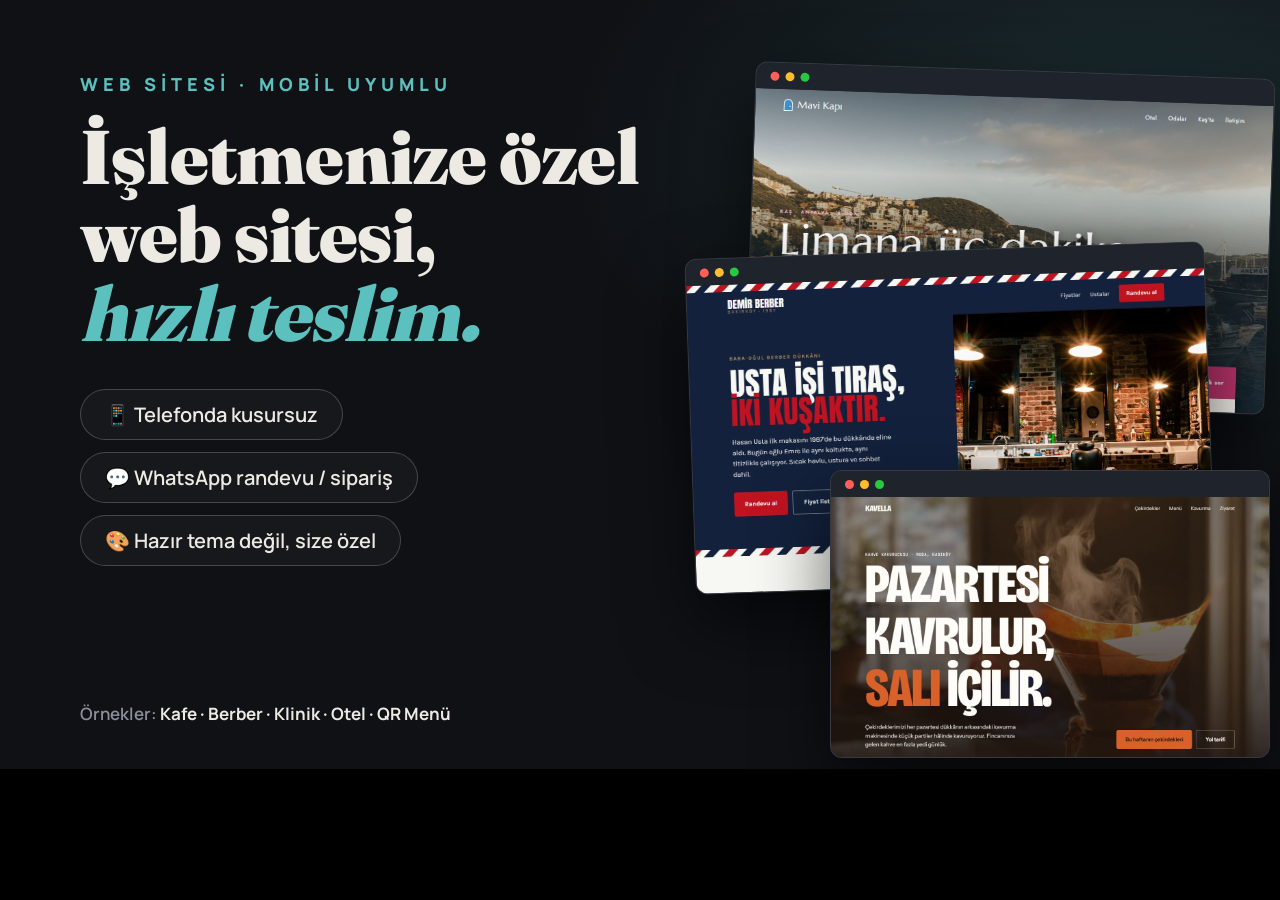
<file: kapak.html>
<!DOCTYPE html>
<html lang="tr">
<head>
<meta charset="UTF-8">
<title>Gig Kapakları — 1280x769</title>
<!-- Kullanım: kapak.html?k=web | wa | chrome | mobil | fix | veri | eticaret  → 1280x769 ekran görüntüsü al -->
<link rel="stylesheet" href="fonts/fraunces.css"><link rel="stylesheet" href="fonts/manrope.css">
<style>
*{margin:0;padding:0;box-sizing:border-box}
body{background:#000;font-family:'Manrope',sans-serif;color:#EDEAE4}
.stage{width:1280px;height:769px;overflow:hidden;position:relative;padding:72px 0 0 80px;
  background:radial-gradient(900px 560px at 88% 20%,var(--glow),transparent 62%),#0F1115;--acc:#5BC0BE;--glow:rgba(91,192,190,.16)}
.stage.wa{--acc:#3DDC84;--glow:rgba(37,211,102,.16)}
.stage.chrome{--acc:#8AB4F8;--glow:rgba(138,180,248,.16)}
.stage.mobil{--acc:#F6B35B;--glow:rgba(246,179,91,.15)}
.stage.fix{--acc:#F28B82;--glow:rgba(242,139,130,.15)}
.stage.veri{--acc:#81C995;--glow:rgba(129,201,149,.15)}
.stage.eticaret{--acc:#FF9A4D;--glow:rgba(255,154,77,.16)}
.sheet{position:absolute;border-radius:12px;overflow:hidden;background:#fff;color:#1F2328;box-shadow:0 30px 70px rgba(0,0,0,.55);font-size:17px}
.sheet table{border-collapse:collapse;width:100%}
.sheet th{background:#1E7E45;color:#fff;font-weight:700;text-align:left;padding:10px 14px}
.sheet td{padding:9px 14px;border-bottom:1px solid #E3E6EA}
.sheet tr:nth-child(even) td{background:#F4F7F5}
.sheet td.n{text-align:right;font-variant-numeric:tabular-nums}
.note{position:absolute;width:430px;background:#1F232B;border:1px solid rgba(255,255,255,.1);border-radius:16px;padding:16px 20px;box-shadow:0 24px 60px rgba(0,0,0,.55)}
.note b{display:block;font-size:19px;margin-bottom:4px}
.note small{font-size:16px;color:#A9ADB6}
.note em{float:right;font-style:normal;font-size:14px;color:#8B8F99}
.code{position:absolute;border-radius:12px;background:#1F232B;border:1px solid rgba(255,255,255,.1);box-shadow:0 30px 70px rgba(0,0,0,.6);padding:18px 22px;font:500 17px/1.7 Consolas,monospace;color:#C9CDD4}
.code .del{color:#F28B82}.code .add{color:#81C995}.code .c{color:#6B7280}
.eyebrow{color:var(--acc);font-weight:800;letter-spacing:.28em;text-transform:uppercase;font-size:18px}
h1{font-family:'Fraunces',serif;font-weight:900;font-size:76px;line-height:1.03;margin-top:22px;width:600px;letter-spacing:-.01em}
h1 em{font-style:italic;color:var(--acc)}
.feat{display:flex;flex-direction:column;align-items:flex-start;gap:12px;margin-top:36px}
.feat span{border:1.5px solid rgba(237,234,228,.22);border-radius:999px;padding:11px 24px;font-size:20px;font-weight:600;background:rgba(255,255,255,.03)}
.sign{position:absolute;left:80px;bottom:44px;font-size:17px;color:#8B8F99;font-weight:600}
.sign b{color:#EDEAE4}
.art{position:absolute;right:0;top:0;bottom:0;width:600px}
.shot{position:absolute;border-radius:14px;overflow:hidden;box-shadow:0 30px 70px rgba(0,0,0,.55);border:1px solid rgba(255,255,255,.1);background:#fff}
.shot img{display:block;width:100%;height:100%;object-fit:cover;object-position:top}
.phone{position:absolute;border-radius:36px;padding:9px;background:#1A1D24;box-shadow:0 30px 70px rgba(0,0,0,.6);border:1px solid rgba(255,255,255,.08)}
.phone img{display:block;width:100%;height:100%;object-fit:cover;object-position:top;border-radius:28px}
.badge{position:absolute;background:var(--acc);color:#0F1115;font-weight:800;font-size:18px;padding:10px 20px;border-radius:999px;box-shadow:0 12px 30px rgba(0,0,0,.4)}
.win{position:absolute;border-radius:12px;overflow:hidden;background:#1F232B;box-shadow:0 30px 70px rgba(0,0,0,.6);border:1px solid rgba(255,255,255,.1)}
.win i{display:block;height:26px;background:#1F232B;position:relative}
.win i::before{content:"";position:absolute;left:14px;top:9px;width:9px;height:9px;border-radius:50%;background:#FF5F57;box-shadow:15px 0 #FEBC2E,30px 0 #28C840}
.win img{display:block;width:100%;aspect-ratio:16/9.5;object-fit:cover;object-position:top}
.k{display:none}
</style>
</head>
<body>

<div class="stage k" id="web">
  <div class="eyebrow">Web Sitesi · Mobil Uyumlu</div>
  <h1>İşletmenize özel<br>web sitesi,<br><em>hızlı teslim.</em></h1>
  <div class="feat"><span>📱 Telefonda kusursuz</span><span>💬 WhatsApp randevu / sipariş</span><span>🎨 Hazır tema değil, size özel</span></div>
  <div class="sign">Örnekler: <b>Kafe · Berber · Klinik · Otel · QR Menü</b></div>
  <div class="art">
    <div class="win" style="width:520px;left:70px;top:70px;transform:rotate(2deg)"><i></i><img src="img/demo-otel.jpg" alt=""></div>
    <div class="win" style="width:520px;left:10px;top:250px;z-index:2;transform:rotate(-2deg)"><i></i><img src="img/demo-berber.jpg" alt=""></div>
    <div class="win" style="width:440px;left:150px;top:470px;z-index:3"><i></i><img src="img/demo-kafe.jpg" alt=""></div>
  </div>
</div>

<div class="stage wa k" id="wa">
  <div class="eyebrow">WhatsApp Botu · Randevu &amp; Sipariş</div>
  <h1>Müşteriniz yazsın,<br><em>bot randevuyu<br>kaydetsin.</em></h1>
  <div class="feat"><span>📅 7/24 randevu alma</span><span>🔔 Otomatik hatırlatma</span><span>📊 İşletme paneli</span></div>
  <div class="sign">Canlı demo: <b>Portfolyomda deneyin</b></div>
  <div class="art">
    <div class="shot" style="width:570px;height:356px;left:0;top:200px"><img src="img/demo-whatsapp.jpg" alt="" style="object-position:left top"></div>
    <div class="badge" style="left:20px;top:140px">✅ Randevunuz oluşturuldu!</div>
  </div>
</div>

<div class="stage chrome k" id="chrome">
  <div class="eyebrow">Chrome Eklentisi · Otomasyon</div>
  <h1>Her gün yaptığınız işi<br><em>tek tıka</em><br>indirelim.</h1>
  <div class="feat"><span>🧩 Size özel Chrome eklentisi</span><span>🤖 Yapay zekâ entegrasyonu</span><span>⚙️ Veri toplama &amp; otomasyon</span></div>
  <div class="sign">Canlı ürünler: <b>İş Başvuru Asistanı · Paperwise</b></div>
  <div class="art">
    <div class="shot" style="width:540px;height:320px;left:30px;top:90px"><img src="img/is-basvuru.png" alt=""></div>
    <div class="shot" style="width:520px;height:300px;left:10px;top:400px"><img src="img/paperwise.png" alt=""></div>
  </div>
</div>

<div class="stage mobil k" id="mobil">
  <div class="eyebrow">Mobil Uygulama · Android &amp; iOS</div>
  <h1>Fikrinizi<br><em>telefona</em><br>taşıyalım.</h1>
  <div class="feat"><span>📱 Flutter ile tek kod, iki platform</span><span>🎨 Arayüz tasarımı dahil</span><span>🚀 Mağazaya yükleme desteği</span></div>
  <div class="sign">Örnek: <b>Adım Sayar</b> · Flutter</div>
  <div class="art">
    <div class="phone" style="width:260px;height:540px;left:60px;top:130px;transform:rotate(-3deg)"><img src="img/adimsayar-1.png" alt=""></div>
    <div class="phone" style="width:260px;height:540px;left:300px;top:80px;transform:rotate(3deg)"><img src="img/adimsayar-2.png" alt=""></div>
  </div>
</div>

<div class="stage fix k" id="fix">
  <div class="eyebrow">Hızlı Düzeltme · Aynı Gün</div>
  <h1>Sitenizdeki<br>o küçük sorunu<br><em>bugün çözelim.</em></h1>
  <div class="feat"><span>🐞 Hata, bozuk görünüm, çalışmayan form</span><span>✏️ Metin, fiyat, görsel güncelleme</span><span>💬 WhatsApp butonu, harita ekleme</span></div>
  <div class="sign">HTML · CSS · JavaScript · <b>WordPress</b></div>
  <div class="art">
    <div class="win" style="width:520px;left:60px;top:90px;transform:rotate(2deg)"><i></i><img src="img/demo-dis.jpg" alt=""></div>
    <div class="code" style="width:500px;left:30px;top:410px;z-index:2">
      <div class="c">/* mobilde taşan menü */</div>
      <div class="del">- .menu { width: 1200px; }</div>
      <div class="add">+ .menu { max-width: 100%; }</div>
      <div class="add">+ @media (max-width: 600px) { … }</div>
    </div>
    <div class="badge" style="left:360px;top:360px;z-index:3">✅ Düzeltildi</div>
  </div>
</div>

<div class="stage veri k" id="veri">
  <div class="eyebrow">Veri Toplama · Excel Otomasyonu</div>
  <h1>Elle kopyalamayı<br>bırakın,<br><em>tablo hazır gelsin.</em></h1>
  <div class="feat"><span>🧾 Sitelerden ürün / fiyat / ilan toplama</span><span>📊 Excel &amp; Google Sheets otomasyonu</span><span>⏰ Her gün kendiliğinden çalışan raporlar</span></div>
  <div class="sign">Python ile · <b>temiz, düzenli, tekrar çalıştırılabilir</b></div>
  <div class="art">
    <div class="sheet" style="width:540px;left:20px;top:150px;transform:rotate(-1.5deg)">
      <table>
        <tr><th>Ürün</th><th>Satıcı</th><th class="n">Fiyat</th><th class="n">Stok</th></tr>
        <tr><td>Kablosuz Kulaklık</td><td>Mağaza A</td><td class="n">849 ₺</td><td class="n">32</td></tr>
        <tr><td>Kablosuz Kulaklık</td><td>Mağaza B</td><td class="n">799 ₺</td><td class="n">8</td></tr>
        <tr><td>Akıllı Saat</td><td>Mağaza A</td><td class="n">1.299 ₺</td><td class="n">15</td></tr>
        <tr><td>Akıllı Saat</td><td>Mağaza C</td><td class="n">1.249 ₺</td><td class="n">4</td></tr>
        <tr><td>Powerbank 20000</td><td>Mağaza B</td><td class="n">549 ₺</td><td class="n">61</td></tr>
        <tr><td>Powerbank 20000</td><td>Mağaza C</td><td class="n">579 ₺</td><td class="n">23</td></tr>
      </table>
    </div>
    <div class="badge" style="left:300px;top:520px">📥 rapor.xlsx hazır</div>
  </div>
</div>

<div class="stage eticaret k" id="eticaret">
  <div class="eyebrow">E-Ticaret Otomasyonu · Satıcılar İçin</div>
  <h1>Mağazanızı<br><em>sizin yerinize</em><br>takip edelim.</h1>
  <div class="feat"><span>📦 Yeni sipariş &amp; stok uyarısı telefonunuza</span><span>🏷️ Toplu fiyat / stok güncelleme</span><span>📊 Günlük satış raporu</span></div>
  <div class="sign">Trendyol · Hepsiburada · <b>resmi satıcı API'leri</b></div>
  <div class="art">
    <div class="note" style="left:90px;top:120px"><em>09:12</em><b>🛒 Yeni sipariş · 3 ürün</b><small>Toplam 1.847 ₺ · kargoya son gün yarın</small></div>
    <div class="note" style="left:40px;top:250px;z-index:2"><em>11:40</em><b>⚠️ Stok azaldı</b><small>Akıllı Saat Siyah · kalan 3 adet</small></div>
    <div class="note" style="left:110px;top:380px;z-index:3"><em>14:05</em><b>🏷️ Fiyat güncellendi</b><small>42 ürün · yeni fiyat listesi uygulandı</small></div>
    <div class="note" style="left:60px;top:510px;z-index:4"><em>23:00</em><b>📊 Günün özeti</b><small>18 sipariş · 12.460 ₺ ciro · 2 iade</small></div>
  </div>
</div>

<script>
const k=new URLSearchParams(location.search).get('k')||'web';
(document.getElementById(k)||document.getElementById('web')).classList.remove('k');
</script>
</body>
</html>
</file>
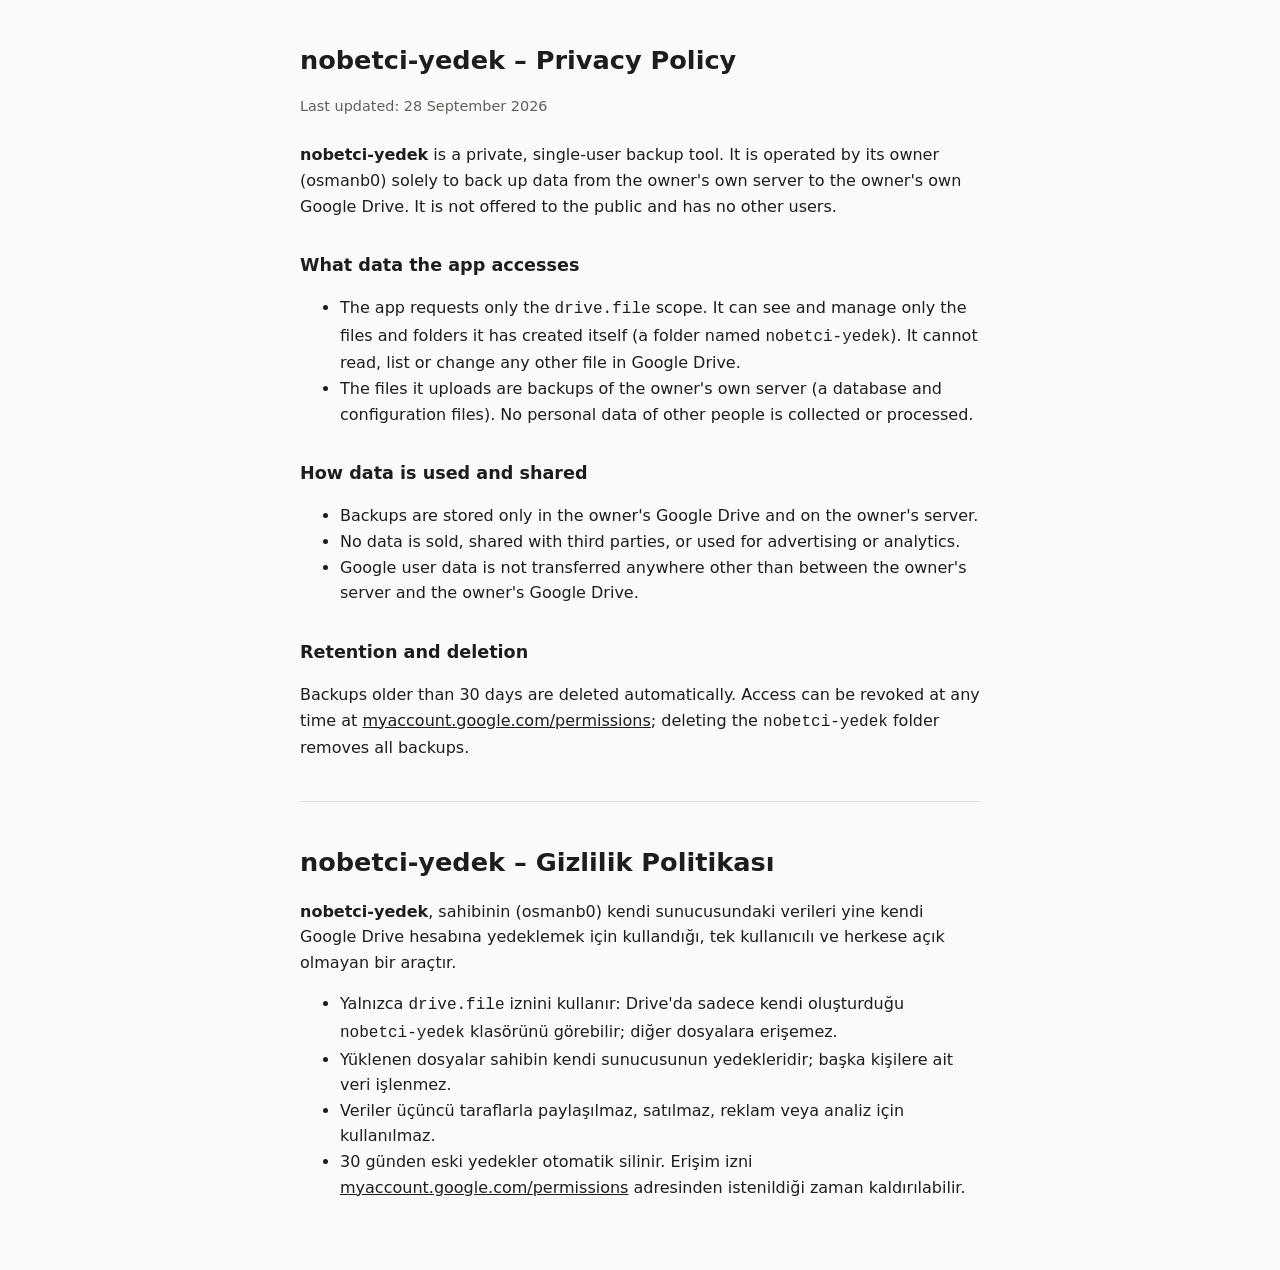
<file: nobetci-yedek-gizlilik.html>
<!doctype html>
<html lang="en">
<head>
<meta charset="utf-8">
<meta name="viewport" content="width=device-width, initial-scale=1">
<title>nobetci-yedek – Privacy Policy</title>
<style>
  :root { --bg: #fafaf8; --fg: #1d1d1b; --muted: #5f5f5a; --rule: #e2e1dc; }
  @media (prefers-color-scheme: dark) { :root { --bg: #151514; --fg: #ecebe6; --muted: #a3a29c; --rule: #2e2e2b; } }
  body { margin: 0; background: var(--bg); color: var(--fg);
         font: 16px/1.6 system-ui, -apple-system, "Segoe UI", sans-serif; }
  main { max-width: 680px; margin: 0 auto; padding: 40px 16px 64px; }
  h1 { font-size: 1.6rem; margin: 0 0 4px; }
  h2 { font-size: 1.1rem; margin: 32px 0 8px; }
  p, li { color: var(--fg); }
  .meta { color: var(--muted); font-size: .9rem; margin-bottom: 24px; }
  hr { border: 0; border-top: 1px solid var(--rule); margin: 40px 0; }
  a { color: inherit; }
</style>
</head>
<body>
<main>
  <h1>nobetci-yedek – Privacy Policy</h1>
  <p class="meta">Last updated: 28 September 2026</p>

  <p><strong>nobetci-yedek</strong> is a private, single-user backup tool. It is operated by its owner
  (osmanb0) solely to back up data from the owner's own server to the owner's own Google Drive.
  It is not offered to the public and has no other users.</p>

  <h2>What data the app accesses</h2>
  <ul>
    <li>The app requests only the <code>drive.file</code> scope. It can see and manage only the files
    and folders it has created itself (a folder named <code>nobetci-yedek</code>). It cannot read,
    list or change any other file in Google Drive.</li>
    <li>The files it uploads are backups of the owner's own server (a database and configuration
    files). No personal data of other people is collected or processed.</li>
  </ul>

  <h2>How data is used and shared</h2>
  <ul>
    <li>Backups are stored only in the owner's Google Drive and on the owner's server.</li>
    <li>No data is sold, shared with third parties, or used for advertising or analytics.</li>
    <li>Google user data is not transferred anywhere other than between the owner's server and the
    owner's Google Drive.</li>
  </ul>

  <h2>Retention and deletion</h2>
  <p>Backups older than 30 days are deleted automatically. Access can be revoked at any time at
  <a href="https://myaccount.google.com/permissions">myaccount.google.com/permissions</a>;
  deleting the <code>nobetci-yedek</code> folder removes all backups.</p>

  <hr>

  <h1>nobetci-yedek – Gizlilik Politikası</h1>
  <p><strong>nobetci-yedek</strong>, sahibinin (osmanb0) kendi sunucusundaki verileri yine kendi Google
  Drive hesabına yedeklemek için kullandığı, tek kullanıcılı ve herkese açık olmayan bir araçtır.</p>
  <ul>
    <li>Yalnızca <code>drive.file</code> iznini kullanır: Drive'da sadece kendi oluşturduğu
    <code>nobetci-yedek</code> klasörünü görebilir; diğer dosyalara erişemez.</li>
    <li>Yüklenen dosyalar sahibin kendi sunucusunun yedekleridir; başka kişilere ait veri işlenmez.</li>
    <li>Veriler üçüncü taraflarla paylaşılmaz, satılmaz, reklam veya analiz için kullanılmaz.</li>
    <li>30 günden eski yedekler otomatik silinir. Erişim izni
    <a href="https://myaccount.google.com/permissions">myaccount.google.com/permissions</a>
    adresinden istenildiği zaman kaldırılabilir.</li>
  </ul>
</main>
</body>
</html>
</file>
<file: fonts/manrope.css>
/* manrope-latin-ext-wght-normal */
@font-face {
  font-family: 'Manrope';
  font-style: normal;
  font-display: swap;
  font-weight: 200 800;
  src: url(./manrope-latin-ext-wght-normal.woff2) format('woff2-variations');
  unicode-range: U+0100-02BA,U+02BD-02C5,U+02C7-02CC,U+02CE-02D7,U+02DD-02FF,U+0304,U+0308,U+0329,U+1D00-1DBF,U+1E00-1E9F,U+1EF2-1EFF,U+2020,U+20A0-20AB,U+20AD-20C0,U+2113,U+2C60-2C7F,U+A720-A7FF;
}
/* manrope-latin-wght-normal */
@font-face {
  font-family: 'Manrope';
  font-style: normal;
  font-display: swap;
  font-weight: 200 800;
  src: url(./manrope-latin-wght-normal.woff2) format('woff2-variations');
  unicode-range: U+0000-00FF,U+0131,U+0152-0153,U+02BB-02BC,U+02C6,U+02DA,U+02DC,U+0304,U+0308,U+0329,U+2000-206F,U+20AC,U+2122,U+2191,U+2193,U+2212,U+2215,U+FEFF,U+FFFD;
}
</file>
<file: fonts/fraunces.css>
/* fraunces-latin-ext-full-normal */
@font-face {
  font-family: 'Fraunces';
  font-style: normal;
  font-display: swap;
  font-weight: 100 900;
  src: url(./fraunces-latin-ext-full-normal.woff2) format('woff2-variations');
  unicode-range: U+0100-02BA,U+02BD-02C5,U+02C7-02CC,U+02CE-02D7,U+02DD-02FF,U+0304,U+0308,U+0329,U+1D00-1DBF,U+1E00-1E9F,U+1EF2-1EFF,U+2020,U+20A0-20AB,U+20AD-20C0,U+2113,U+2C60-2C7F,U+A720-A7FF;
}
/* fraunces-latin-full-normal */
@font-face {
  font-family: 'Fraunces';
  font-style: normal;
  font-display: swap;
  font-weight: 100 900;
  src: url(./fraunces-latin-full-normal.woff2) format('woff2-variations');
  unicode-range: U+0000-00FF,U+0131,U+0152-0153,U+02BB-02BC,U+02C6,U+02DA,U+02DC,U+0304,U+0308,U+0329,U+2000-206F,U+20AC,U+2122,U+2191,U+2193,U+2212,U+2215,U+FEFF,U+FFFD;
}
</file>
<file: fonts/anton.css>
/* anton-latin-ext-400-normal */
@font-face {
  font-family: 'Anton';
  font-style: normal;
  font-display: swap;
  font-weight: 400;
  src: url(./anton-latin-ext-400-normal.woff2) format('woff2');
  unicode-range: U+0100-02BA,U+02BD-02C5,U+02C7-02CC,U+02CE-02D7,U+02DD-02FF,U+0304,U+0308,U+0329,U+1D00-1DBF,U+1E00-1E9F,U+1EF2-1EFF,U+2020,U+20A0-20AB,U+20AD-20C0,U+2113,U+2C60-2C7F,U+A720-A7FF;
}
/* anton-latin-400-normal */
@font-face {
  font-family: 'Anton';
  font-style: normal;
  font-display: swap;
  font-weight: 400;
  src: url(./anton-latin-400-normal.woff2) format('woff2');
  unicode-range: U+0000-00FF,U+0131,U+0152-0153,U+02BB-02BC,U+02C6,U+02DA,U+02DC,U+0304,U+0308,U+0329,U+2000-206F,U+20AC,U+2122,U+2191,U+2193,U+2212,U+2215,U+FEFF,U+FFFD;
}
</file>
<file: fonts/karla.css>
/* karla-latin-ext-wght-normal */
@font-face {
  font-family: 'Karla';
  font-style: normal;
  font-display: swap;
  font-weight: 200 800;
  src: url(./karla-latin-ext-wght-normal.woff2) format('woff2-variations');
  unicode-range: U+0100-02BA,U+02BD-02C5,U+02C7-02CC,U+02CE-02D7,U+02DD-02FF,U+0304,U+0308,U+0329,U+1D00-1DBF,U+1E00-1E9F,U+1EF2-1EFF,U+2020,U+20A0-20AB,U+20AD-20C0,U+2113,U+2C60-2C7F,U+A720-A7FF;
}
/* karla-latin-wght-normal */
@font-face {
  font-family: 'Karla';
  font-style: normal;
  font-display: swap;
  font-weight: 200 800;
  src: url(./karla-latin-wght-normal.woff2) format('woff2-variations');
  unicode-range: U+0000-00FF,U+0131,U+0152-0153,U+02BB-02BC,U+02C6,U+02DA,U+02DC,U+0304,U+0308,U+0329,U+2000-206F,U+20AC,U+2122,U+2191,U+2193,U+2212,U+2215,U+FEFF,U+FFFD;
}
</file>
<file: fonts/marcellus.css>
/* marcellus-latin-ext-400-normal */
@font-face {
  font-family: 'Marcellus';
  font-style: normal;
  font-display: swap;
  font-weight: 400;
  src: url(./marcellus-latin-ext-400-normal.woff2) format('woff2');
  unicode-range: U+0100-02BA,U+02BD-02C5,U+02C7-02CC,U+02CE-02D7,U+02DD-02FF,U+0304,U+0308,U+0329,U+1D00-1DBF,U+1E00-1E9F,U+1EF2-1EFF,U+2020,U+20A0-20AB,U+20AD-20C0,U+2113,U+2C60-2C7F,U+A720-A7FF;
}
/* marcellus-latin-400-normal */
@font-face {
  font-family: 'Marcellus';
  font-style: normal;
  font-display: swap;
  font-weight: 400;
  src: url(./marcellus-latin-400-normal.woff2) format('woff2');
  unicode-range: U+0000-00FF,U+0131,U+0152-0153,U+02BB-02BC,U+02C6,U+02DA,U+02DC,U+0304,U+0308,U+0329,U+2000-206F,U+20AC,U+2122,U+2191,U+2193,U+2212,U+2215,U+FEFF,U+FFFD;
}
</file>
<file: fonts/jost.css>
/* jost-latin-ext-wght-normal */
@font-face {
  font-family: 'Jost';
  font-style: normal;
  font-display: swap;
  font-weight: 100 900;
  src: url(./jost-latin-ext-wght-normal.woff2) format('woff2-variations');
  unicode-range: U+0100-02BA,U+02BD-02C5,U+02C7-02CC,U+02CE-02D7,U+02DD-02FF,U+0304,U+0308,U+0329,U+1D00-1DBF,U+1E00-1E9F,U+1EF2-1EFF,U+2020,U+20A0-20AB,U+20AD-20C0,U+2113,U+2C60-2C7F,U+A720-A7FF;
}
/* jost-latin-wght-normal */
@font-face {
  font-family: 'Jost';
  font-style: normal;
  font-display: swap;
  font-weight: 100 900;
  src: url(./jost-latin-wght-normal.woff2) format('woff2-variations');
  unicode-range: U+0000-00FF,U+0131,U+0152-0153,U+02BB-02BC,U+02C6,U+02DA,U+02DC,U+0304,U+0308,U+0329,U+2000-206F,U+20AC,U+2122,U+2191,U+2193,U+2212,U+2215,U+FEFF,U+FFFD;
}
</file>
<file: fonts/plus-jakarta-sans.css>
/* plus-jakarta-sans-latin-ext-wght-normal */
@font-face {
  font-family: 'Plus Jakarta Sans';
  font-style: normal;
  font-display: swap;
  font-weight: 200 800;
  src: url(./plus-jakarta-sans-latin-ext-wght-normal.woff2) format('woff2-variations');
  unicode-range: U+0100-02BA,U+02BD-02C5,U+02C7-02CC,U+02CE-02D7,U+02DD-02FF,U+0304,U+0308,U+0329,U+1D00-1DBF,U+1E00-1E9F,U+1EF2-1EFF,U+2020,U+20A0-20AB,U+20AD-20C0,U+2113,U+2C60-2C7F,U+A720-A7FF;
}
/* plus-jakarta-sans-latin-wght-normal */
@font-face {
  font-family: 'Plus Jakarta Sans';
  font-style: normal;
  font-display: swap;
  font-weight: 200 800;
  src: url(./plus-jakarta-sans-latin-wght-normal.woff2) format('woff2-variations');
  unicode-range: U+0000-00FF,U+0131,U+0152-0153,U+02BB-02BC,U+02C6,U+02DA,U+02DC,U+0304,U+0308,U+0329,U+2000-206F,U+20AC,U+2122,U+2191,U+2193,U+2212,U+2215,U+FEFF,U+FFFD;
}
</file>
<file: fonts/newsreader.css>
/* newsreader-latin-ext-opsz-italic */
@font-face {
  font-family: 'Newsreader';
  font-style: italic;
  font-display: swap;
  font-weight: 200 800;
  src: url(./newsreader-latin-ext-opsz-italic.woff2) format('woff2-variations');
  unicode-range: U+0100-02BA,U+02BD-02C5,U+02C7-02CC,U+02CE-02D7,U+02DD-02FF,U+0304,U+0308,U+0329,U+1D00-1DBF,U+1E00-1E9F,U+1EF2-1EFF,U+2020,U+20A0-20AB,U+20AD-20C0,U+2113,U+2C60-2C7F,U+A720-A7FF;
}
/* newsreader-latin-opsz-italic */
@font-face {
  font-family: 'Newsreader';
  font-style: italic;
  font-display: swap;
  font-weight: 200 800;
  src: url(./newsreader-latin-opsz-italic.woff2) format('woff2-variations');
  unicode-range: U+0000-00FF,U+0131,U+0152-0153,U+02BB-02BC,U+02C6,U+02DA,U+02DC,U+0304,U+0308,U+0329,U+2000-206F,U+20AC,U+2122,U+2191,U+2193,U+2212,U+2215,U+FEFF,U+FFFD;
}
</file>
<file: fonts/bricolage-grotesque.css>
/* bricolage-grotesque-latin-ext-standard-normal */
@font-face {
  font-family: 'Bricolage Grotesque';
  font-style: normal;
  font-display: swap;
  font-weight: 200 800;
  font-stretch: 75% 100%;
  src: url(./bricolage-grotesque-latin-ext-standard-normal.woff2) format('woff2-variations');
  unicode-range: U+0100-02BA,U+02BD-02C5,U+02C7-02CC,U+02CE-02D7,U+02DD-02FF,U+0304,U+0308,U+0329,U+1D00-1DBF,U+1E00-1E9F,U+1EF2-1EFF,U+2020,U+20A0-20AB,U+20AD-20C0,U+2113,U+2C60-2C7F,U+A720-A7FF;
}
/* bricolage-grotesque-latin-standard-normal */
@font-face {
  font-family: 'Bricolage Grotesque';
  font-style: normal;
  font-display: swap;
  font-weight: 200 800;
  font-stretch: 75% 100%;
  src: url(./bricolage-grotesque-latin-standard-normal.woff2) format('woff2-variations');
  unicode-range: U+0000-00FF,U+0131,U+0152-0153,U+02BB-02BC,U+02C6,U+02DA,U+02DC,U+0304,U+0308,U+0329,U+2000-206F,U+20AC,U+2122,U+2191,U+2193,U+2212,U+2215,U+FEFF,U+FFFD;
}
</file>
<file: fonts/instrument-sans.css>
/* instrument-sans-latin-ext-wght-normal */
@font-face {
  font-family: 'Instrument Sans';
  font-style: normal;
  font-display: swap;
  font-weight: 400 700;
  src: url(./instrument-sans-latin-ext-wght-normal.woff2) format('woff2-variations');
  unicode-range: U+0100-02BA,U+02BD-02C5,U+02C7-02CC,U+02CE-02D7,U+02DD-02FF,U+0304,U+0308,U+0329,U+1D00-1DBF,U+1E00-1E9F,U+1EF2-1EFF,U+2020,U+20A0-20AB,U+20AD-20C0,U+2113,U+2C60-2C7F,U+A720-A7FF;
}
/* instrument-sans-latin-wght-normal */
@font-face {
  font-family: 'Instrument Sans';
  font-style: normal;
  font-display: swap;
  font-weight: 400 700;
  src: url(./instrument-sans-latin-wght-normal.woff2) format('woff2-variations');
  unicode-range: U+0000-00FF,U+0131,U+0152-0153,U+02BB-02BC,U+02C6,U+02DA,U+02DC,U+0304,U+0308,U+0329,U+2000-206F,U+20AC,U+2122,U+2191,U+2193,U+2212,U+2215,U+FEFF,U+FFFD;
}
</file>
<file: fonts/jetbrains-mono.css>
/* jetbrains-mono-latin-ext-wght-normal */
@font-face {
  font-family: 'JetBrains Mono';
  font-style: normal;
  font-display: swap;
  font-weight: 100 800;
  src: url(./jetbrains-mono-latin-ext-wght-normal.woff2) format('woff2-variations');
  unicode-range: U+0100-02BA,U+02BD-02C5,U+02C7-02CC,U+02CE-02D7,U+02DD-02FF,U+0304,U+0308,U+0329,U+1D00-1DBF,U+1E00-1E9F,U+1EF2-1EFF,U+2020,U+20A0-20AB,U+20AD-20C0,U+2113,U+2C60-2C7F,U+A720-A7FF;
}
/* jetbrains-mono-latin-wght-normal */
@font-face {
  font-family: 'JetBrains Mono';
  font-style: normal;
  font-display: swap;
  font-weight: 100 800;
  src: url(./jetbrains-mono-latin-wght-normal.woff2) format('woff2-variations');
  unicode-range: U+0000-00FF,U+0131,U+0152-0153,U+02BB-02BC,U+02C6,U+02DA,U+02DC,U+0304,U+0308,U+0329,U+2000-206F,U+20AC,U+2122,U+2191,U+2193,U+2212,U+2215,U+FEFF,U+FFFD;
}
</file>
<file: fonts/syne.css>
/* syne-latin-ext-wght-normal */
@font-face {
  font-family: 'Syne';
  font-style: normal;
  font-display: swap;
  font-weight: 400 800;
  src: url(./syne-latin-ext-wght-normal.woff2) format('woff2-variations');
  unicode-range: U+0100-02BA,U+02BD-02C5,U+02C7-02CC,U+02CE-02D7,U+02DD-02FF,U+0304,U+0308,U+0329,U+1D00-1DBF,U+1E00-1E9F,U+1EF2-1EFF,U+2020,U+20A0-20AB,U+20AD-20C0,U+2113,U+2C60-2C7F,U+A720-A7FF;
}
/* syne-latin-wght-normal */
@font-face {
  font-family: 'Syne';
  font-style: normal;
  font-display: swap;
  font-weight: 400 800;
  src: url(./syne-latin-wght-normal.woff2) format('woff2-variations');
  unicode-range: U+0000-00FF,U+0131,U+0152-0153,U+02BB-02BC,U+02C6,U+02DA,U+02DC,U+0304,U+0308,U+0329,U+2000-206F,U+20AC,U+2122,U+2191,U+2193,U+2212,U+2215,U+FEFF,U+FFFD;
}
</file>
<file: fonts/dm-sans.css>
/* dm-sans-latin-ext-opsz-normal */
@font-face {
  font-family: 'DM Sans';
  font-style: normal;
  font-display: swap;
  font-weight: 100 1000;
  src: url(./dm-sans-latin-ext-opsz-normal.woff2) format('woff2-variations');
  unicode-range: U+0100-02BA,U+02BD-02C5,U+02C7-02CC,U+02CE-02D7,U+02DD-02FF,U+0304,U+0308,U+0329,U+1D00-1DBF,U+1E00-1E9F,U+1EF2-1EFF,U+2020,U+20A0-20AB,U+20AD-20C0,U+2113,U+2C60-2C7F,U+A720-A7FF;
}
/* dm-sans-latin-opsz-normal */
@font-face {
  font-family: 'DM Sans';
  font-style: normal;
  font-display: swap;
  font-weight: 100 1000;
  src: url(./dm-sans-latin-opsz-normal.woff2) format('woff2-variations');
  unicode-range: U+0000-00FF,U+0131,U+0152-0153,U+02BB-02BC,U+02C6,U+02DA,U+02DC,U+0304,U+0308,U+0329,U+2000-206F,U+20AC,U+2122,U+2191,U+2193,U+2212,U+2215,U+FEFF,U+FFFD;
}
</file>
<file: fonts/big-shoulders-display.css>
/* big-shoulders-display-latin-ext-wght-normal */
@font-face {
  font-family: 'Big Shoulders Display';
  font-style: normal;
  font-display: swap;
  font-weight: 100 900;
  src: url(./big-shoulders-display-latin-ext-wght-normal.woff2) format('woff2-variations');
  unicode-range: U+0100-02BA,U+02BD-02C5,U+02C7-02CC,U+02CE-02D7,U+02DD-02FF,U+0304,U+0308,U+0329,U+1D00-1DBF,U+1E00-1E9F,U+1EF2-1EFF,U+2020,U+20A0-20AB,U+20AD-20C0,U+2113,U+2C60-2C7F,U+A720-A7FF;
}
/* big-shoulders-display-latin-wght-normal */
@font-face {
  font-family: 'Big Shoulders Display';
  font-style: normal;
  font-display: swap;
  font-weight: 100 900;
  src: url(./big-shoulders-display-latin-wght-normal.woff2) format('woff2-variations');
  unicode-range: U+0000-00FF,U+0131,U+0152-0153,U+02BB-02BC,U+02C6,U+02DA,U+02DC,U+0304,U+0308,U+0329,U+2000-206F,U+20AC,U+2122,U+2191,U+2193,U+2212,U+2215,U+FEFF,U+FFFD;
}
</file>
<file: fonts/figtree.css>
/* figtree-latin-ext-wght-normal */
@font-face {
  font-family: 'Figtree';
  font-style: normal;
  font-display: swap;
  font-weight: 300 900;
  src: url(./figtree-latin-ext-wght-normal.woff2) format('woff2-variations');
  unicode-range: U+0100-02BA,U+02BD-02C5,U+02C7-02CC,U+02CE-02D7,U+02DD-02FF,U+0304,U+0308,U+0329,U+1D00-1DBF,U+1E00-1E9F,U+1EF2-1EFF,U+2020,U+20A0-20AB,U+20AD-20C0,U+2113,U+2C60-2C7F,U+A720-A7FF;
}
/* figtree-latin-wght-normal */
@font-face {
  font-family: 'Figtree';
  font-style: normal;
  font-display: swap;
  font-weight: 300 900;
  src: url(./figtree-latin-wght-normal.woff2) format('woff2-variations');
  unicode-range: U+0000-00FF,U+0131,U+0152-0153,U+02BB-02BC,U+02C6,U+02DA,U+02DC,U+0304,U+0308,U+0329,U+2000-206F,U+20AC,U+2122,U+2191,U+2193,U+2212,U+2215,U+FEFF,U+FFFD;
}
</file>
